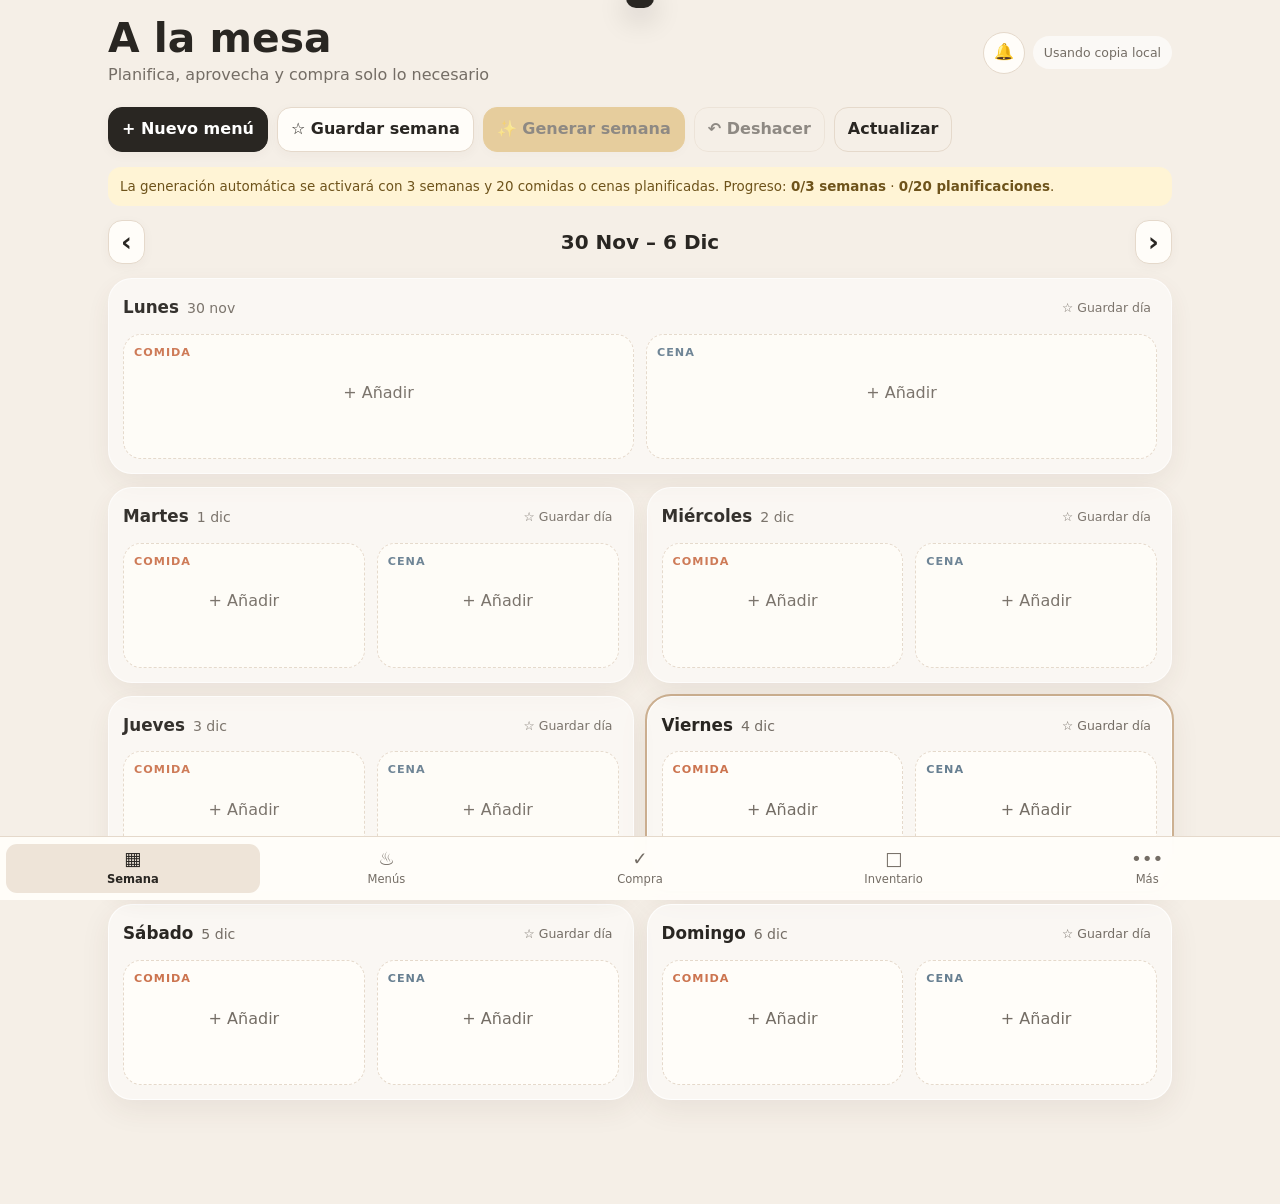
<file: index.html>
<!doctype html>
<html lang="es">
<head>
  <meta charset="utf-8">
  <meta name="viewport" content="width=device-width,initial-scale=1,viewport-fit=cover">
  <meta name="theme-color" content="#f6efe5">
  <meta name="apple-mobile-web-app-capable" content="yes">
  <meta name="apple-mobile-web-app-status-bar-style" content="default">
  <meta name="apple-mobile-web-app-title" content="A la mesa">
  <link rel="manifest" href="manifest.webmanifest">
  <link rel="icon" type="image/png" sizes="32x32" href="favicon-32.png">
  <link rel="apple-touch-icon" sizes="180x180" href="apple-touch-icon.png">
  <link rel="stylesheet" href="styles.css">
  <title>A la mesa</title>
</head>
<body>
  <div id="toast" class="toast" role="status" aria-live="polite"></div>
  <div class="app-shell">
    <header class="app-header">
      <div class="brand"><h1>A la mesa</h1><p>Planifica, aprovecha y compra solo lo necesario</p></div>
      <div class="header-actions">
        <button id="alertsBtn" class="icon-btn alert-button" type="button" aria-label="Avisos">🔔<span id="alertCount" hidden>0</span></button>
        <span id="saveStatus" class="status">Guardado</span>
      </div>
    </header>

    <main>
      <section id="weekPanel" class="panel active">
        <div class="toolbar week-tools">
          <button id="addMenuBtn" class="btn primary" type="button">+ Nuevo menú</button>
          <button id="saveWeekTemplateBtn" class="btn" type="button">☆ Guardar semana</button>
          <button id="autoWeekBtn" class="btn accent" type="button">✨ Generar semana</button>
          <button id="undoBtn" class="btn ghost" type="button" disabled>↶ Deshacer</button>
          <button id="refreshBtn" class="btn ghost" type="button">Actualizar</button>
        </div>
        <div id="autoProgress" class="unlock-card" hidden></div>
        <div class="weeknav">
          <button id="prevWeek" class="btn arrow" type="button" aria-label="Semana anterior">‹</button>
          <h2 id="weekTitle"></h2>
          <button id="nextWeek" class="btn arrow" type="button" aria-label="Semana siguiente">›</button>
        </div>
        <div id="days" class="days"></div>
      </section>

      <section id="menusPanel" class="panel">
        <div class="section-title"><div><h2>Menús</h2><p>Tus platos, favoritos y etiquetas de variedad</p></div><button id="addMenuBtn2" class="btn primary" type="button">+ Añadir</button></div>
        <div id="menuLibrary" class="card-grid"></div>
      </section>

      <section id="shopPanel" class="panel">
        <div class="section-title"><div><h2>Compra</h2><p>Calculada con lo que ya tienes en casa</p></div><button id="clearCompletedBtn" class="btn" type="button">Ocultar completados</button></div>
        <form id="quickShopForm" class="quick-add">
          <input id="shopName" required placeholder="Añadir producto…" autocomplete="off">
          <input id="shopQuantity" type="number" min="0" step="0.01" placeholder="Cant.">
          <select id="shopUnit" aria-label="Unidad"><option value="">Unidad</option><option>ud</option><option>g</option><option>kg</option><option>ml</option><option>l</option><option>paquete</option></select>
          <button class="btn primary" type="submit">Añadir</button>
        </form>
        <div id="shopSummary" class="info-strip"></div>
        <div id="shopList" class="keep-list"></div>
      </section>

      <section id="inventoryPanel" class="panel">
        <div class="section-title"><div><h2>Inventario</h2><p>Nevera, congelador y despensa</p></div></div>
        <div class="segmented" id="inventoryTabs" role="tablist">
          <button class="active" data-location="fridge" type="button">Nevera</button>
          <button data-location="freezer" type="button">Congelador</button>
          <button data-location="pantry" type="button">Despensa</button>
          <button data-location="priority" type="button">Consumir primero</button>
        </div>
        <div class="toolbar">
          <button id="addInventoryBtn" class="btn primary" type="button">+ Añadir producto</button>
          <button id="scanInventoryBtn" class="btn" type="button">▣ Escanear código</button>
          <button id="tipsBtn" class="btn" type="button">Consejos</button>
        </div>
        <div id="inventorySummary" class="info-strip"></div>
        <div id="inventoryList" class="card-grid inventory-grid"></div>
      </section>

      <section id="morePanel" class="panel">
        <div class="section-title"><div><h2>Más</h2><p>Sobras, plantillas, avisos e historial</p></div><button id="settingsBtn" class="btn" type="button">Ajustes</button></div>
        <div class="subnav" id="moreTabs">
          <button class="active" data-more="leftovers" type="button">Sobras</button>
          <button data-more="templates" type="button">Plantillas</button>
          <button data-more="alerts" type="button">Avisos</button>
          <button data-more="history" type="button">Historial</button>
        </div>
        <div id="moreContent"></div>
      </section>
    </main>
  </div>

  <nav class="bottom-nav" aria-label="Navegación principal">
    <button class="active" data-panel="weekPanel" type="button"><span>▦</span>Semana</button>
    <button data-panel="menusPanel" type="button"><span>♨</span>Menús</button>
    <button data-panel="shopPanel" type="button"><span>✓</span>Compra</button>
    <button data-panel="inventoryPanel" type="button"><span>□</span>Inventario</button>
    <button data-panel="morePanel" type="button"><span>•••</span>Más</button>
  </nav>

  <dialog id="menuDialog"><form id="menuForm" class="modal">
    <div class="modal-head"><h2 id="menuDialogTitle">Nuevo menú</h2><button class="close" type="button" data-close="menuDialog">×</button></div>
    <input id="menuId" type="hidden">
    <div class="field"><label for="menuName">Nombre</label><input id="menuName" required placeholder="Ej. Albóndigas con arroz"></div>
    <div class="form-row"><div class="field"><label for="menuType">Tipo habitual</label><select id="menuType"><option value="both">Comida y cena</option><option value="meal">Solo comida</option><option value="dinner">Solo cena</option></select></div><div class="field"><label for="menuTime">Tiempo</label><input id="menuTime" placeholder="30 min"></div></div>
    <div class="field"><label>Ingredientes</label><div class="ingredient-entry"><input id="ingredientInput" placeholder="Producto"><input id="ingredientQuantity" type="number" min="0" step="0.01" placeholder="Cant."><select id="ingredientUnit"><option value="">Unidad</option><option>ud</option><option>g</option><option>kg</option><option>ml</option><option>l</option><option>paquete</option></select><button id="addIngredientBtn" class="btn" type="button">Añadir</button></div><div id="ingredientList" class="chips-list"></div></div>
    <div class="field"><label for="menuTags">Alimento principal</label><select id="menuTags" multiple size="4"><option value="pollo">Pollo</option><option value="pavo">Pavo</option><option value="vacuno">Vacuno</option><option value="cerdo">Cerdo</option><option value="pescado">Pescado</option><option value="marisco">Marisco</option><option value="huevo">Huevo</option><option value="legumbres">Legumbres</option><option value="pasta">Pasta</option><option value="arroz">Arroz</option><option value="verduras">Verduras</option></select><small>Sirve para no repetir el mismo tipo de alimento en días seguidos.</small></div>
    <div class="check-row"><label><input id="menuFavorite" type="checkbox"> Favorito</label><label><input id="menuNoSuggest" type="checkbox"> No sugerir automáticamente</label></div>
    <div class="field"><label for="menuNotes">Notas</label><textarea id="menuNotes" rows="3"></textarea></div>
    <div class="modal-actions"><button class="btn" type="button" data-close="menuDialog">Cancelar</button><button class="btn primary" type="submit">Guardar</button></div>
  </form></dialog>

  <dialog id="choiceDialog"><div class="modal"><div class="modal-head"><h2 id="choiceTitle">Elegir</h2><button class="close" type="button" data-close="choiceDialog">×</button></div><div id="choiceContent" class="choice-list"></div></div></dialog>

  <dialog id="inventoryDialog"><form id="inventoryForm" class="modal">
    <div class="modal-head"><h2 id="inventoryDialogTitle">Añadir producto</h2><button class="close" type="button" data-close="inventoryDialog">×</button></div>
    <input id="inventoryId" type="hidden"><input id="inventoryImage" type="hidden"><input id="inventoryAllergens" type="hidden">
    <div id="productPreview" class="product-preview"><img id="productPreviewImage" alt=""><div><strong id="productPreviewName"></strong><small id="productPreviewMeta"></small></div></div>
    <div class="field"><label for="inventoryName">Producto</label><input id="inventoryName" required placeholder="Ej. Pechuga de pollo"></div>
    <div class="form-row"><div class="field"><label for="inventoryBrand">Marca</label><input id="inventoryBrand"></div><div class="field"><label for="inventoryBarcode">Código</label><input id="inventoryBarcode" inputmode="numeric"></div></div>
    <div class="form-row"><div class="field"><label for="inventoryLocation">Dónde se guarda</label><select id="inventoryLocation"><option value="fridge">Nevera</option><option value="freezer">Congelador</option><option value="pantry">Despensa</option></select></div><div class="field"><label for="inventoryCategory">Categoría</label><select id="inventoryCategory"></select></div></div>
    <div class="form-row"><div class="field"><label for="inventoryQuantity">Cantidad</label><input id="inventoryQuantity" type="number" min="0.01" step="0.01" value="1" required></div><div class="field"><label for="inventoryUnit">Unidad</label><select id="inventoryUnit"><option value="ud">Unidades</option><option value="ración">Raciones</option><option value="paquete">Paquetes</option><option value="g">Gramos</option><option value="kg">Kilos</option><option value="ml">Mililitros</option><option value="l">Litros</option></select></div></div>
    <div class="form-row"><div class="field"><label for="inventoryStoredAt">Fecha de guardado</label><input id="inventoryStoredAt" type="date" required></div><div class="field"><label for="inventoryExpiry">Caducidad/consumo preferente</label><input id="inventoryExpiry" type="date"></div></div>
    <div class="form-row"><div class="field"><label for="inventoryOpenedAt">Fecha de apertura</label><input id="inventoryOpenedAt" type="date"></div><div id="qualityField" class="field"><label for="inventoryQualityDays">Calidad recomendada (días)</label><input id="inventoryQualityDays" type="number" min="1"></div></div>
    <div class="field"><label for="inventoryNotes">Notas</label><textarea id="inventoryNotes" rows="2"></textarea></div>
    <div id="categoryTip" class="tip-box"></div><div id="allergenWarning" class="warning-box" hidden></div>
    <div class="modal-actions"><button class="btn" type="button" data-close="inventoryDialog">Cancelar</button><button class="btn primary" type="submit">Guardar</button></div>
  </form></dialog>

  <dialog id="scannerDialog"><div class="modal"><div class="modal-head"><h2>Escanear producto</h2><button class="close" type="button" id="closeScannerBtn">×</button></div><div id="reader" class="scanner"><video id="scannerVideo" playsinline muted></video><div class="scan-line"></div></div><p id="scannerStatus" class="muted">Preparando la cámara…</p><div class="field"><label for="barcodeInput">También puedes escribir el código</label><input id="barcodeInput" inputmode="numeric" autocomplete="off" placeholder="EAN-13"></div><div class="modal-actions"><button id="lookupBarcodeBtn" class="btn primary" type="button">Buscar producto</button></div></div></dialog>

  <dialog id="placementDialog"><form id="placementForm" class="modal">
    <div class="modal-head"><h2 id="placementTitle">Añadir a la semana</h2><button class="close" type="button" data-close="placementDialog">×</button></div>
    <input id="placementItemId" type="hidden"><div class="field"><label for="placementDate">Día</label><input id="placementDate" type="date" required></div><div class="field"><label for="placementSlot">Momento</label><select id="placementSlot"><option value="meal">Comida</option><option value="dinner">Cena</option></select></div><div class="field"><label for="placementQuantity">Cantidad reservada</label><input id="placementQuantity" type="number" min="0.01" step="0.01" required></div><p id="placementAvailable" class="info-strip"></p><div class="modal-actions"><button class="btn" type="button" data-close="placementDialog">Cancelar</button><button class="btn primary" type="submit">Reservar</button></div>
  </form></dialog>

  <dialog id="consumeDialog"><form id="consumeForm" class="modal">
    <div class="modal-head"><h2>Confirmar consumo</h2><button class="close" type="button" data-close="consumeDialog">×</button></div><input id="consumePlanKey" type="hidden"><input id="consumePlanId" type="hidden"><p id="consumeDescription"></p><div class="field"><label for="consumeQuantity">Cantidad realmente consumida</label><input id="consumeQuantity" type="number" min="0" step="0.01"></div><p class="muted">Escribe 0 si finalmente no se consumió. La cantidad no utilizada seguirá en el inventario.</p><div class="modal-actions"><button id="reprogramBtn" class="btn" type="button">Reprogramar</button><button class="btn primary" type="submit">Confirmar</button></div>
  </form></dialog>

  <dialog id="templateDialog"><form id="templateForm" class="modal"><div class="modal-head"><h2 id="templateTitle">Guardar plantilla</h2><button class="close" type="button" data-close="templateDialog">×</button></div><input id="templateType" type="hidden"><input id="templateDate" type="hidden"><div class="field"><label for="templateName">Nombre</label><input id="templateName" required placeholder="Ej. Semana fácil"></div><div class="modal-actions"><button class="btn" type="button" data-close="templateDialog">Cancelar</button><button class="btn primary" type="submit">Guardar</button></div></form></dialog>

  <dialog id="autoDialog"><div class="modal wide-modal"><div class="modal-head"><div><h2>Propuesta de semana</h2><p>Bloquea lo que te guste y regenera el resto.</p></div><button class="close" type="button" data-close="autoDialog">×</button></div><div id="autoProposal" class="proposal"></div><div class="modal-actions wrap"><button id="regenerateBtn" class="btn" type="button">Regenerar sin cambiar bloqueados</button><button id="applyAutoAddBtn" class="btn" type="button">Añadir a lo existente</button><button id="applyAutoReplaceBtn" class="btn primary" type="button">Sustituir semana</button></div></div></dialog>

  <dialog id="settingsDialog"><form id="settingsForm" class="modal"><div class="modal-head"><h2>Ajustes</h2><button class="close" type="button" data-close="settingsDialog">×</button></div><div class="field"><label for="allergenTerms">Alergias o intolerancias</label><input id="allergenTerms" placeholder="Ej. gluten, leche, frutos secos"><small>Separa los términos con comas.</small></div><div class="field"><label for="reminderTime">Hora de los recordatorios</label><input id="reminderTime" type="time" value="20:00"></div><div class="check-column"><label><input id="notifyThaw" type="checkbox"> Avisar para pasar alimentos a la nevera</label><label><input id="notifyExpiry" type="checkbox"> Avisar de caducidades y plazos de congelación</label><label><input id="notifyConfirm" type="checkbox"> Recordar confirmar consumos</label></div><button id="notificationPermissionBtn" class="btn" type="button">Permitir notificaciones del dispositivo</button><div class="modal-actions"><button class="btn primary" type="submit">Guardar ajustes</button></div></form></dialog>

  <dialog id="tipsDialog"><div class="modal"><div class="modal-head"><h2>Consejos para conservar</h2><button class="close" type="button" data-close="tipsDialog">×</button></div><div id="tipsContent" class="tips-content"></div></div></dialog>

  <dialog id="alertsDialog"><div class="modal"><div class="modal-head"><h2>Avisos</h2><button class="close" type="button" data-close="alertsDialog">×</button></div><div id="alertsDialogContent"></div></div></dialog>

  <script src="vendor/html5-qrcode.min.js" defer></script>
  <script src="app.js" defer></script>
</body>
</html>
</file>
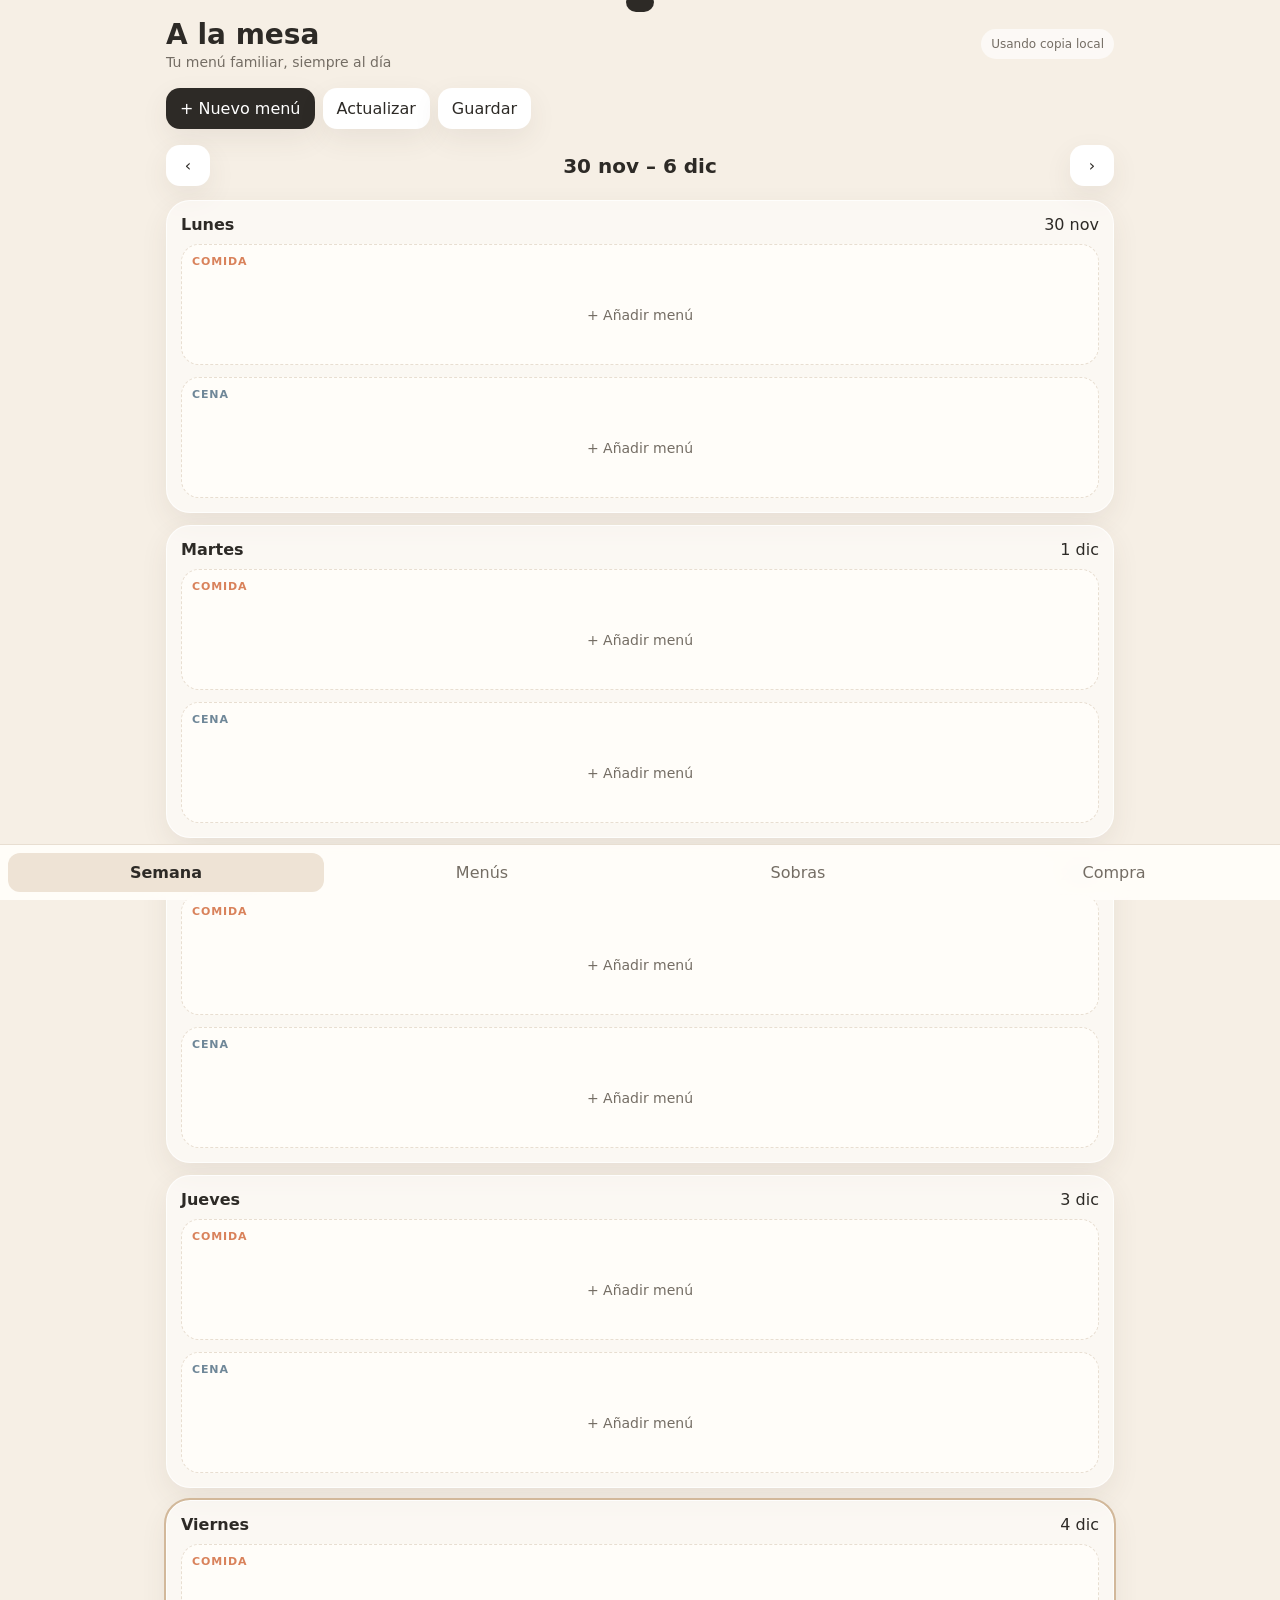
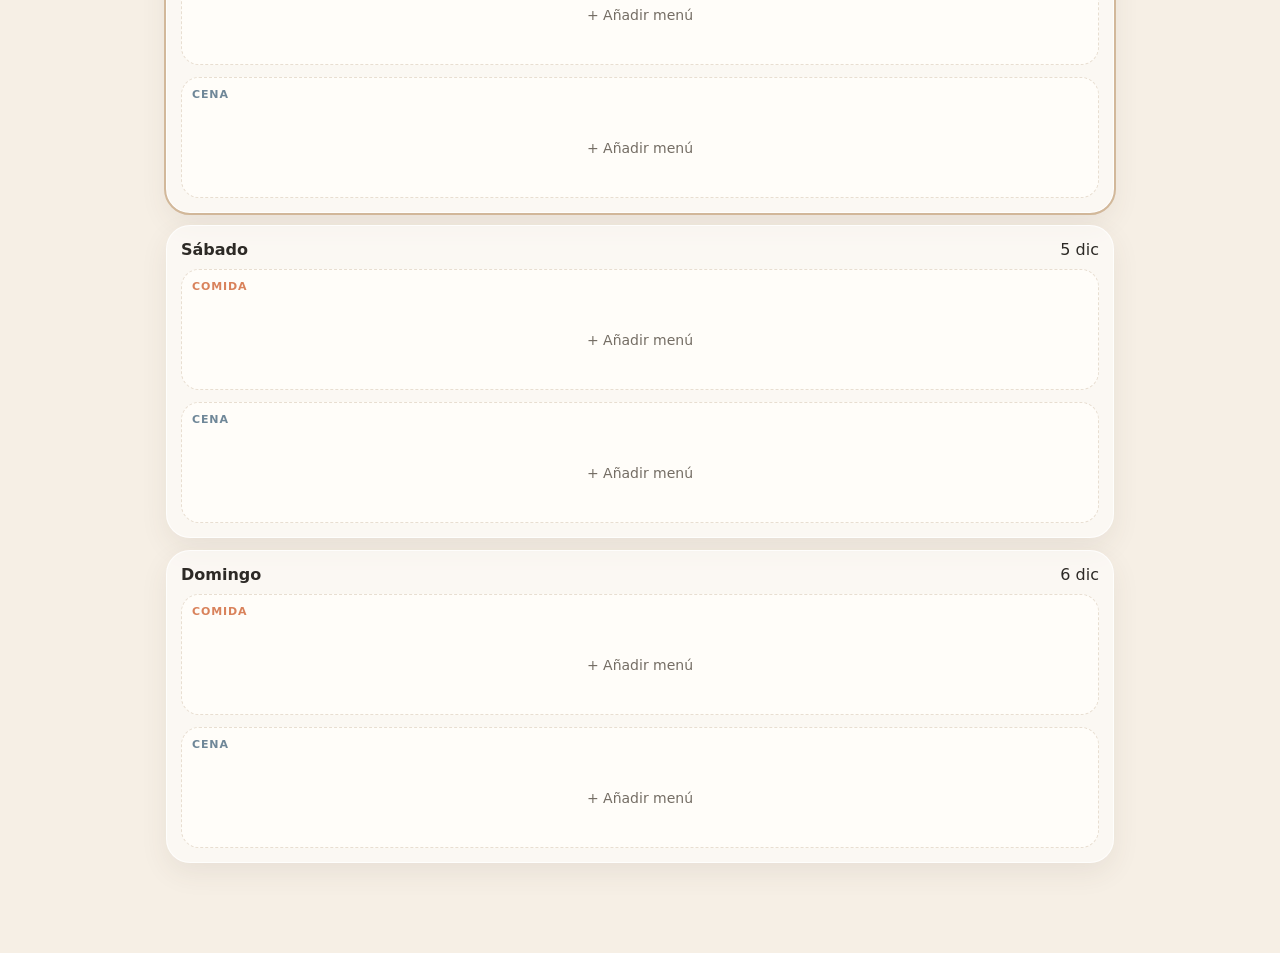
<file: a-la-mesa-formato-vertical.html>
<!doctype html>
<html lang="es">
<head>
  <meta charset="utf-8" />
  <meta name="viewport" content="width=device-width, initial-scale=1, viewport-fit=cover" />
  <meta name="theme-color" content="#f6efe5" />
  <link rel="icon" type="image/png" sizes="32x32" href="favicon-32.png" />
  <link rel="apple-touch-icon" sizes="180x180" href="apple-touch-icon.png" />
  <link rel="manifest" href="manifest.webmanifest" />
  <meta name="apple-mobile-web-app-capable" content="yes" />
  <meta name="apple-mobile-web-app-status-bar-style" content="default" />
  <meta name="apple-mobile-web-app-title" content="A la mesa" />
  <meta name="mobile-web-app-capable" content="yes" />
  <title>A la mesa</title>
  <style>
    :root{
      --bg:#f6efe5;--card:#fffdf9;--text:#2d2a26;--muted:#746d64;--line:#e8ded1;
      --meal:#d9825b;--dinner:#6f8798;--left:#e6b95a;--done:#6f9b79;--danger:#b95858;
      --shadow:0 10px 28px rgba(82,66,47,.08);--r:20px;
    }
    *{box-sizing:border-box} body{margin:0;font-family:Inter,ui-sans-serif,system-ui,-apple-system,Segoe UI,Roboto,sans-serif;background:var(--bg);color:var(--text)}
    button,input,select,textarea{font:inherit} button{cursor:pointer}
    .app{max-width:980px;margin:auto;min-height:100vh;padding:18px 16px 90px}
    header{display:flex;align-items:center;justify-content:space-between;gap:12px;margin-bottom:18px}
    .brand h1{margin:0;font-size:28px}.brand p{margin:3px 0 0;color:var(--muted);font-size:14px}
    .status{font-size:12px;color:var(--muted);background:rgba(255,255,255,.65);padding:8px 10px;border-radius:999px}
    .toolbar{display:flex;gap:8px;flex-wrap:wrap;margin-bottom:16px}
    .btn{border:0;border-radius:14px;padding:11px 14px;background:#fff;color:var(--text);box-shadow:var(--shadow)}
    .btn.primary{background:var(--text);color:#fff}.btn.soft{background:#efe5d8}.btn.danger{background:#f8e0e0;color:var(--danger)}
    .weeknav{display:grid;grid-template-columns:44px 1fr 44px;align-items:center;gap:8px;margin-bottom:14px}.weeknav h2{text-align:center;margin:0;font-size:20px}
    .days{display:grid;gap:12px}.day{background:rgba(255,255,255,.55);border:1px solid rgba(255,255,255,.75);border-radius:24px;padding:14px;box-shadow:var(--shadow)}
    .dayhead{display:flex;justify-content:space-between;align-items:center;margin-bottom:10px}.dayhead strong{text-transform:capitalize}.today{outline:2px solid #d2b89a}
    .slots{display:grid;grid-template-columns:1fr;gap:12px}.slot{min-height:118px;border:1px dashed var(--line);border-radius:18px;padding:10px;background:var(--card)}
    .slotlabel{font-size:11px;font-weight:800;letter-spacing:.08em;color:var(--muted);text-transform:uppercase;margin-bottom:8px}.slot.meal .slotlabel{color:var(--meal)}.slot.dinner .slotlabel{color:var(--dinner)}
    .menu-card{border-radius:15px;padding:10px;background:#fff;border:1px solid var(--line)}.menu-card.done{opacity:.65}.menu-card h3{margin:0 0 6px;font-size:18px}.meta{font-size:12px;color:var(--muted)}
    .tags{display:flex;gap:6px;flex-wrap:wrap;margin-top:8px}.tag{font-size:11px;border-radius:999px;padding:4px 7px;background:#f2ece4}.tag.done{background:#e1efe4;color:#3f6d48}.tag.left{background:#fff2c8;color:#745b16}
    .empty{display:flex;min-height:78px;align-items:center;justify-content:center;color:var(--muted);font-size:14px}
    .nav{position:fixed;left:0;right:0;bottom:0;background:rgba(255,253,249,.95);backdrop-filter:blur(12px);border-top:1px solid var(--line);display:grid;grid-template-columns:repeat(4,1fr);padding:8px max(8px,env(safe-area-inset-right)) calc(8px + env(safe-area-inset-bottom)) max(8px,env(safe-area-inset-left));z-index:20}
    .nav button{border:0;background:transparent;padding:10px 4px;color:var(--muted);border-radius:12px}.nav button.active{background:#eee3d5;color:var(--text);font-weight:700}
    .panel{display:none}.panel.active{display:block}.section-title{display:flex;justify-content:space-between;align-items:center;margin:8px 0 12px}.section-title h2{margin:0}
    .grid{display:grid;grid-template-columns:repeat(auto-fill,minmax(220px,1fr));gap:12px}.library-card{background:var(--card);border:1px solid var(--line);border-radius:18px;padding:14px;box-shadow:var(--shadow)}
    .library-card h3{margin:0 0 6px}.library-card .actions{display:flex;gap:6px;margin-top:12px}.small{padding:8px 10px;font-size:13px;box-shadow:none;border:1px solid var(--line)}
    .leftover{background:#fff9e9;border:1px solid #edd89c;border-radius:18px;padding:14px}.shop-item{display:flex;align-items:center;gap:10px;background:var(--card);padding:12px;border-radius:14px;border:1px solid var(--line)}
    .ingredient-entry{display:grid;grid-template-columns:1fr auto;gap:8px}.ingredient-list{display:grid;gap:7px;margin-top:8px}.ingredient-item{display:flex;align-items:center;gap:8px;background:#f7f1e9;border:1px solid var(--line);border-radius:12px;padding:8px 10px}.ingredient-item span{flex:1}.ingredient-item button{border:0;background:transparent;color:var(--danger);font-weight:800;font-size:18px;padding:0 4px}
    dialog{border:0;border-radius:22px;padding:0;max-width:520px;width:calc(100% - 28px);box-shadow:0 30px 80px rgba(0,0,0,.25)}dialog::backdrop{background:rgba(35,31,27,.45)}
    .modal{padding:18px}.modal h2{margin:0 0 14px}.form{display:grid;gap:12px}.field{display:grid;gap:6px}.field label{font-size:13px;font-weight:700}.field input,.field select,.field textarea{width:100%;border:1px solid var(--line);border-radius:12px;padding:11px;background:#fff}.row{display:grid;grid-template-columns:1fr 1fr;gap:10px}.modal-actions{display:flex;justify-content:flex-end;gap:8px;margin-top:16px}
    .toast{position:fixed;top:16px;left:50%;transform:translateX(-50%) translateY(-120%);background:#2d2a26;color:#fff;padding:10px 14px;border-radius:999px;transition:.25s;z-index:50}.toast.show{transform:translateX(-50%) translateY(0)}
    @media(max-width:900px){
      body{font-size:17px}
      .app{padding:14px 12px 104px;max-width:100%}
      header{align-items:flex-start;margin-bottom:16px}
      .brand h1{font-size:30px;line-height:1.1}
      .brand p{font-size:15px;margin-top:5px}
      .status{font-size:12px;padding:8px 10px;white-space:nowrap}
      .toolbar{display:grid;grid-template-columns:1fr 1fr;gap:10px}
      .toolbar .btn{width:100%;padding:13px 12px;font-size:16px}
      .toolbar .btn.primary{grid-column:1/-1}
      .weeknav{grid-template-columns:52px 1fr 52px;margin:10px 0 16px}
      .weeknav h2{font-size:21px}
      .weeknav .btn{padding:12px 8px;font-size:22px}
      .days{gap:14px}
      .day{padding:14px;border-radius:22px}
      .dayhead{font-size:17px;margin-bottom:12px}
      .slots{grid-template-columns:1fr;gap:12px}
      .slot{min-height:118px;padding:13px;border-radius:18px}
      .slotlabel{font-size:12px;margin-bottom:10px}
      .empty{min-height:78px;font-size:16px}
      .menu-card{padding:14px}
      .menu-card h3{font-size:18px}
      .meta{font-size:14px}
      .tag{font-size:12px;padding:5px 8px}
      .nav{padding-top:10px}
      .nav button{font-size:14px;padding:12px 4px}
      .section-title h2{font-size:27px}
      .grid{grid-template-columns:1fr}
      .library-card,.leftover,.shop-item{font-size:16px}
      .btn{font-size:16px}
      dialog{width:calc(100% - 20px)}
      .modal{padding:20px}
      .modal h2{font-size:25px}
      .row{grid-template-columns:1fr}
      .field label{font-size:15px}
      .field input,.field select,.field textarea{font-size:16px;padding:13px}
      .modal-actions{flex-wrap:wrap}
      .modal-actions .btn{flex:1;min-width:120px;padding:13px}
    }
    @media(max-width:430px){
      header{display:grid;grid-template-columns:1fr auto;gap:8px}
      .brand h1{font-size:28px}
      .brand p{font-size:14px}
      .status{font-size:11px;max-width:145px;white-space:normal;text-align:center}
      .toolbar{grid-template-columns:1fr 1fr}
      .toolbar .btn.primary{grid-column:1/-1}
      .day{padding:12px}
      .slot{min-height:112px}
    }
  </style>
</head>
<body>
<div class="toast" id="toast"></div>
<div class="app">
  <header><div class="brand"><h1>A la mesa</h1><p>Tu menú familiar, siempre al día</p></div><div class="status" id="saveStatus">Guardado</div></header>

  <section id="weekPanel" class="panel active">
    <div class="toolbar"><button class="btn primary" id="addMenuBtn">+ Nuevo menú</button><button class="btn" id="refreshBtn">Actualizar</button><button class="btn" id="saveBtn">Guardar</button></div>
    <div class="weeknav"><button class="btn" id="prevWeek">‹</button><h2 id="weekTitle"></h2><button class="btn" id="nextWeek">›</button></div>
    <div class="days" id="days"></div>
  </section>

  <section id="menusPanel" class="panel">
    <div class="section-title"><h2>Menús</h2><button class="btn primary" id="addMenuBtn2">+ Añadir</button></div>
    <div class="grid" id="menuLibrary"></div>
  </section>

  <section id="leftoversPanel" class="panel">
    <div class="section-title"><h2>Sobras</h2></div>
    <div class="grid" id="leftoversList"></div>
  </section>

  <section id="shopPanel" class="panel">
    <div class="section-title"><h2>Compra</h2><button class="btn" id="addShopBtn">+ Producto</button></div>
    <div class="grid" id="shopList"></div>
  </section>
</div>

<nav class="nav">
  <button class="active" data-panel="weekPanel">Semana</button><button data-panel="menusPanel">Menús</button><button data-panel="leftoversPanel">Sobras</button><button data-panel="shopPanel">Compra</button>
</nav>

<dialog id="menuDialog"><form method="dialog" class="modal" id="menuForm"><h2 id="menuDialogTitle">Nuevo menú</h2><div class="form">
  <input type="hidden" id="menuId"><div class="field"><label>Nombre</label><input id="menuName" required placeholder="Ej. Albóndigas con arroz"></div>
  <div class="row"><div class="field"><label>Tipo</label><select id="menuType"><option value="both">Comida y cena</option><option value="meal">Solo comida</option><option value="dinner">Solo cena</option></select></div><div class="field"><label>Tiempo</label><input id="menuTime" placeholder="30 min"></div></div>
  <div class="field"><label>Ingredientes</label><div class="ingredient-entry"><input id="ingredientInput" placeholder="Ej. Tomates"><button class="btn soft" type="button" id="addIngredientBtn">Añadir</button></div><div class="ingredient-list" id="ingredientList"></div></div>
  <div class="field"><label>Notas</label><textarea id="menuNotes" rows="3" placeholder="Acompañamiento, preparación, observaciones..."></textarea></div>
</div><div class="modal-actions"><button class="btn" type="button" id="cancelMenuBtn">Cancelar</button><button class="btn primary" id="menuSubmit" type="submit">Guardar</button></div></form></dialog>

<dialog id="slotDialog"><div class="modal"><h2>Elegir menú</h2><div id="slotChoices" class="grid"></div><div class="modal-actions"><button class="btn" onclick="slotDialog.close()">Cancelar</button></div></div></dialog>
<dialog id="actionDialog"><div class="modal"><h2 id="actionTitle">Menú</h2><div class="form" id="actionButtons"></div><div class="modal-actions"><button class="btn" onclick="actionDialog.close()">Cerrar</button></div></div></dialog>
<dialog id="leftoverDialog"><form method="dialog" class="modal" id="leftoverForm"><h2>Registrar sobras</h2><div class="form"><div class="field"><label>Raciones</label><input id="leftoverServings" type="number" min="1" value="1"></div><div class="field"><label>Consumir antes de</label><input id="leftoverUntil" type="date"></div></div><div class="modal-actions"><button class="btn" value="cancel">Cancelar</button><button class="btn primary" value="default">Guardar</button></div></form></dialog>
<dialog id="shopDialog"><form method="dialog" class="modal" id="shopForm"><h2>Añadir producto</h2><div class="field"><label>Producto</label><input id="shopName" required placeholder="Ej. Tomates"></div><div class="modal-actions"><button class="btn" value="cancel">Cancelar</button><button class="btn primary" value="default">Añadir</button></div></form></dialog>

<script>
const $=s=>document.querySelector(s), $$=s=>[...document.querySelectorAll(s)];
const KEY='a-la-mesa-v1';
const API_URL='https://script.google.com/macros/s/AKfycbyLr8kf7iwpyHsPXoQXEPdpQIgH9kmzyvTfFfL885MiIxXoIx4JhddlDiwWLzibndZHHQ/exec';
let remoteSaveTimer=null;
const defaultState={menus:[
{id:crypto.randomUUID(),name:'Pizza casera',type:'dinner',time:'45 min',notes:'Viernes noche'},
{id:crypto.randomUUID(),name:'Quiche de verduras',type:'both',time:'50 min',notes:''},
{id:crypto.randomUUID(),name:'Albóndigas de pollo con arroz',type:'meal',time:'40 min',notes:''}
],plans:{},leftovers:[],shop:[],weekOffset:0,updatedAt:Date.now()};
let state=load(); let selectedSlot=null, selectedPlan=null, selectedLeftoverSource=null; let draftIngredients=[];
state.menus=state.menus.map(m=>({...m,ingredients:Array.isArray(m.ingredients)?m.ingredients:[]}));
state.shop=Array.isArray(state.shop)?state.shop:[];
state.shopDismissed=Array.isArray(state.shopDismissed)?state.shopDismissed:[];
state.shop=state.shop.filter(i=>i.source!=='menu'&&i.source!=='auto');
function load(){try{return JSON.parse(localStorage.getItem(KEY))||structuredClone(defaultState)}catch{return structuredClone(defaultState)}}
function normalizeState(data){
 const next={...structuredClone(defaultState),...(data||{})};
 next.menus=Array.isArray(next.menus)?next.menus:[];
 next.plans=next.plans&&typeof next.plans==='object'?next.plans:{};
 next.leftovers=Array.isArray(next.leftovers)?next.leftovers:[];
 next.shop=Array.isArray(next.shop)?next.shop:[];
 next.shopDismissed=Array.isArray(next.shopDismissed)?next.shopDismissed:[];
 next.menus=next.menus.map(m=>({...m,ingredients:Array.isArray(m.ingredients)?m.ingredients:[]}));
 return next;
}
function persist(msg='Guardado',sync=true){
 state.updatedAt=Date.now();
 localStorage.setItem(KEY,JSON.stringify(state));
 $('#saveStatus').textContent=sync?'Guardando…':msg;
 if(sync){
  clearTimeout(remoteSaveTimer);
  remoteSaveTimer=setTimeout(()=>saveRemote(msg),450);
 }else toast(msg);
}
async function saveRemote(msg='Guardado en todos los dispositivos'){
 clearTimeout(remoteSaveTimer);
 $('#saveStatus').textContent='Guardando online…';
 try{
  const response=await fetch(API_URL,{method:'POST',headers:{'Content-Type':'text/plain;charset=utf-8'},body:JSON.stringify({data:state})});
  if(!response.ok)throw new Error('HTTP '+response.status);
  const result=await response.json();
  if(!result.ok)throw new Error(result.error||'No se pudo guardar');
  if(result.updatedAt)state.updatedAt=result.updatedAt;
  localStorage.setItem(KEY,JSON.stringify(state));
  $('#saveStatus').textContent='Guardado online';
  toast(msg);
 }catch(error){
  console.error(error);
  $('#saveStatus').textContent='Guardado solo en este dispositivo';
  toast('Sin conexión: se guardó una copia local');
 }
}
async function loadRemote(showMessage=true){
 $('#saveStatus').textContent='Actualizando…';
 try{
  const response=await fetch(API_URL+'?t='+Date.now(),{cache:'no-store'});
  if(!response.ok)throw new Error('HTTP '+response.status);
  const result=await response.json();
  if(!result.ok)throw new Error(result.error||'No se pudieron cargar los datos');
  const online=normalizeState(result.data);
  const localUpdated=Number(state.updatedAt||0), onlineUpdated=Number(online.updatedAt||0);
  if(onlineUpdated>0 || localUpdated===0){state=online;localStorage.setItem(KEY,JSON.stringify(state));}
  $('#saveStatus').textContent='Datos compartidos al día';
  renderAll();
  if(showMessage)toast('Datos actualizados desde Google');
 }catch(error){
  console.error(error);
  $('#saveStatus').textContent='Usando copia local';
  renderAll();
  if(showMessage)toast('No se pudo conectar con Google');
 }
}
function toast(t){const el=$('#toast');el.textContent=t;el.classList.add('show');setTimeout(()=>el.classList.remove('show'),1700)}
function mondayOf(offset=0){const d=new Date();d.setHours(12,0,0,0);const day=(d.getDay()+6)%7;d.setDate(d.getDate()-day+offset*7);return d}
function keyFor(date,slot){return date.toISOString().slice(0,10)+'_'+slot}
function fmtDate(d){return d.toLocaleDateString('es-ES',{day:'numeric',month:'short'})}
function normalizeIngredient(name){return name.trim().toLocaleLowerCase('es-ES')}
function currentWeekPlanEntries(){
 const start=mondayOf(state.weekOffset),end=new Date(start);end.setDate(end.getDate()+7);
 return Object.entries(state.plans).filter(([k])=>{const datePart=k.slice(0,10);const d=new Date(datePart+'T12:00:00');return d>=start&&d<end});
}
function automaticShoppingItems(){
 const grouped=new Map();
 currentWeekPlanEntries().forEach(([,plan])=>{
  const menu=state.menus.find(m=>m.id===plan.menuId);if(!menu)return;
  (menu.ingredients||[]).forEach(name=>{
   const key=normalizeIngredient(name);if(!key)return;
   if(!grouped.has(key))grouped.set(key,{name,count:0,menus:new Set()});
   const item=grouped.get(key);item.count++;item.menus.add(menu.name);
  });
 });
 return [...grouped.entries()].filter(([key])=>!state.shopDismissed.includes(key)).map(([key,item])=>({id:'auto:'+key,key,name:item.name,count:item.count,menus:[...item.menus],source:'auto',done:false}));
}
function manualShoppingItems(){return state.shop.filter(i=>i.source!=='menu'&&i.source!=='auto')}
function cleanupDismissedIngredients(){
 const needed=new Set();
 currentWeekPlanEntries().forEach(([,plan])=>{const menu=state.menus.find(m=>m.id===plan.menuId);(menu?.ingredients||[]).forEach(name=>needed.add(normalizeIngredient(name)))});
 state.shopDismissed=state.shopDismissed.filter(key=>needed.has(key));
}
function renderAll(){cleanupDismissedIngredients();renderWeek();renderMenus();renderLeftovers();renderShop();}
function renderWeek(){const start=mondayOf(state.weekOffset);const end=new Date(start);end.setDate(end.getDate()+6);$('#weekTitle').textContent=`${fmtDate(start)} – ${fmtDate(end)}`;const wrap=$('#days');wrap.innerHTML='';
 for(let i=0;i<7;i++){const d=new Date(start);d.setDate(d.getDate()+i);const day=document.createElement('article');day.className='day'+(new Date().toDateString()===d.toDateString()?' today':'');day.innerHTML=`<div class="dayhead"><strong>${d.toLocaleDateString('es-ES',{weekday:'long'})}</strong><span>${fmtDate(d)}</span></div><div class="slots"><div class="slot meal" data-date="${d.toISOString()}" data-slot="meal"><div class="slotlabel">Comida</div>${slotHtml(d,'meal')}</div><div class="slot dinner" data-date="${d.toISOString()}" data-slot="dinner"><div class="slotlabel">Cena</div>${slotHtml(d,'dinner')}</div></div>`;wrap.appendChild(day)}
 $$('.slot').forEach(el=>el.addEventListener('click',e=>{if(e.target.closest('.menu-card')) return;openSlot(el.dataset.date,el.dataset.slot)}));
 $$('.menu-card').forEach(el=>el.addEventListener('click',()=>openActions(el.dataset.key)));
}
function slotHtml(date,slot){const k=keyFor(date,slot),p=state.plans[k];if(!p)return `<div class="empty">+ Añadir menú</div>`;const m=state.menus.find(x=>x.id===p.menuId);if(!m)return `<div class="empty">Menú no disponible</div>`;return `<div class="menu-card ${p.done?'done':''}" data-key="${k}"><h3>${m.name}</h3><div class="meta">${m.time||'Sin tiempo indicado'}</div><div class="tags">${p.done?'<span class="tag done">✓ Comido</span>':'<span class="tag">Previsto</span>'}${p.movedFrom?'<span class="tag">Movido</span>':''}${p.hasLeftovers?'<span class="tag left">Sobras</span>':''}</div></div>`}
function openSlot(dateIso,slot){selectedSlot={date:new Date(dateIso),slot};const choices=$('#slotChoices');choices.innerHTML='';state.menus.filter(m=>m.type==='both'||m.type===slot).forEach(m=>{const b=document.createElement('button');b.className='btn';b.textContent=m.name;b.onclick=()=>{state.plans[keyFor(selectedSlot.date,slot)]={menuId:m.id,done:false};persist();slotDialog.close();renderAll()};choices.appendChild(b)});if(!choices.children.length)choices.innerHTML='<p>No hay menús compatibles.</p>';slotDialog.showModal()}
function openActions(k){selectedPlan=k;const p=state.plans[k],m=state.menus.find(x=>x.id===p.menuId);$('#actionTitle').textContent=m.name;const box=$('#actionButtons');box.innerHTML='';
 const add=(t,fn,cls='btn')=>{const b=document.createElement('button');b.className=cls;b.textContent=t;b.onclick=fn;box.appendChild(b)};
 add(p.done?'Marcar como pendiente':'✓ Lo hemos comido',()=>{p.done=!p.done;persist();actionDialog.close();renderAll()},'btn primary');
 add('Hemos comido otro menú',()=>{actionDialog.close();const [date,slot]=k.split('_');openSwap(date,slot,p)});
 add('Registrar sobras',()=>{selectedLeftoverSource={k,menuId:p.menuId};$('#leftoverUntil').value=new Date(Date.now()+3*864e5).toISOString().slice(0,10);actionDialog.close();leftoverDialog.showModal()});
 add('Quitar de la semana',()=>{delete state.plans[k];persist();actionDialog.close();renderAll()},'btn danger');actionDialog.showModal()}
function openSwap(date,slot,current){selectedSlot={date:new Date(date+'T12:00:00'),slot};const choices=$('#slotChoices');choices.innerHTML='';state.menus.filter(m=>m.id!==current.menuId&&(m.type==='both'||m.type===slot)).forEach(m=>{const b=document.createElement('button');b.className='btn';b.textContent=m.name;b.onclick=()=>{const old=current.menuId;state.plans[date+'_'+slot]={menuId:m.id,done:true,movedFrom:false};const future=Object.entries(state.plans).find(([kk,v])=>kk!==date+'_'+slot&&v.menuId===m.id&&!v.done);if(future){future[1].menuId=old;future[1].movedFrom=date}else{state.plans[date+'_'+slot].replacedMenuId=old}persist('Semana reorganizada');slotDialog.close();renderAll()};choices.appendChild(b)});slotDialog.showModal()}
function renderMenus(){const el=$('#menuLibrary');el.innerHTML='';state.menus.forEach(m=>{const c=document.createElement('article');c.className='library-card';const ingredientText=(m.ingredients||[]).length?`<div class="meta" style="margin-top:8px">Ingredientes: ${m.ingredients.join(', ')}</div>`:'';c.innerHTML=`<h3>${m.name}</h3><div class="meta">${m.type==='both'?'Comida y cena':m.type==='meal'?'Comida':'Cena'} · ${m.time||'Sin tiempo'}</div>${ingredientText}<p>${m.notes||''}</p><div class="actions"><button class="btn small edit">Editar</button><button class="btn small danger delete">Eliminar</button></div>`;c.querySelector('.edit').onclick=()=>editMenu(m.id);c.querySelector('.delete').onclick=()=>{if(confirm('¿Eliminar este menú?')){state.menus=state.menus.filter(x=>x.id!==m.id);persist();renderAll()}};el.appendChild(c)});if(!state.menus.length)el.innerHTML='<p>No hay menús todavía.</p>'}
function renderLeftovers(){const el=$('#leftoversList');el.innerHTML='';state.leftovers.forEach(l=>{const m=state.menus.find(x=>x.id===l.menuId);const c=document.createElement('article');c.className='leftover';c.innerHTML=`<h3>Sobras de ${m?.name||'menú'}</h3><p>${l.servings} ración(es)</p><div class="meta">Consumir antes del ${new Date(l.until+'T12:00:00').toLocaleDateString('es-ES')}</div><div class="actions"><button class="btn small use">Colocar en semana</button><button class="btn small danger delete">Eliminar</button></div>`;c.querySelector('.use').onclick=()=>{selectedLeftoverSource={leftoverId:l.id,menuId:l.menuId};openLeftoverPlacement()};c.querySelector('.delete').onclick=()=>{state.leftovers=state.leftovers.filter(x=>x.id!==l.id);persist();renderAll()};el.appendChild(c)});if(!state.leftovers.length)el.innerHTML='<p>No hay sobras registradas.</p>'}
function openLeftoverPlacement(){const start=mondayOf(state.weekOffset),choices=$('#slotChoices');choices.innerHTML='';for(let i=0;i<7;i++){const d=new Date(start);d.setDate(d.getDate()+i);['meal','dinner'].forEach(slot=>{const b=document.createElement('button');b.className='btn';b.textContent=`${d.toLocaleDateString('es-ES',{weekday:'short',day:'numeric'})} · ${slot==='meal'?'Comida':'Cena'}`;b.onclick=()=>{state.plans[keyFor(d,slot)]={menuId:selectedLeftoverSource.menuId,done:false,fromLeftovers:true};state.leftovers=state.leftovers.filter(x=>x.id!==selectedLeftoverSource.leftoverId);persist('Sobras colocadas');slotDialog.close();renderAll()};choices.appendChild(b)})}slotDialog.showModal()}
function renderShop(){
 const el=$('#shopList');el.innerHTML='';
 const items=[...automaticShoppingItems(),...manualShoppingItems()];
 items.forEach(i=>{
  const c=document.createElement('label');c.className='shop-item';
  const detail=i.source==='auto'?(i.count>1?`<small class="meta">Necesario para ${i.count} menús</small>`:''):'';
  c.innerHTML=`<input type="checkbox" ${i.done?'checked':''}><span style="flex:1;${i.done?'text-decoration:line-through;opacity:.55':''}"><strong>${i.name}</strong>${detail}</span><button class="btn small danger" title="Quitar de la lista">×</button>`;
  const checkbox=c.querySelector('input');
  if(i.source==='auto'){
   checkbox.onchange=e=>{if(e.target.checked){const key=i.key;if(!state.shopDismissed.includes(key))state.shopDismissed.push(key);persist('Ingrediente marcado como disponible');renderShop()}else renderShop()};
   c.querySelector('button').onclick=e=>{e.preventDefault();if(!state.shopDismissed.includes(i.key))state.shopDismissed.push(i.key);persist('Ingrediente quitado de la compra');renderShop()};
  }else{
   checkbox.onchange=e=>{i.done=e.target.checked;persist();renderShop()};
   c.querySelector('button').onclick=e=>{e.preventDefault();state.shop=state.shop.filter(x=>x.id!==i.id);persist();renderShop()};
  }
  el.appendChild(c)
 });
 if(!items.length)el.innerHTML='<p>La lista de la compra está vacía. Añade menús con ingredientes a esta semana o incorpora un producto manualmente.</p>'
}
function renderIngredientDraft(){const el=$('#ingredientList');el.innerHTML='';draftIngredients.forEach((name,index)=>{const row=document.createElement('div');row.className='ingredient-item';row.innerHTML=`<span>${name}</span><button type="button" aria-label="Eliminar ingrediente">×</button>`;row.querySelector('button').onclick=()=>{draftIngredients.splice(index,1);renderIngredientDraft()};el.appendChild(row)})}
function addDraftIngredient(){const input=$('#ingredientInput'),name=input.value.trim();if(!name)return;const exists=draftIngredients.some(x=>x.localeCompare(name,'es',{sensitivity:'base'})===0);if(!exists)draftIngredients.push(name);input.value='';renderIngredientDraft();input.focus()}
function editMenu(id=null){const m=state.menus.find(x=>x.id===id);$('#menuDialogTitle').textContent=m?'Editar menú':'Nuevo menú';$('#menuId').value=m?.id||'';$('#menuName').value=m?.name||'';$('#menuType').value=m?.type||'both';$('#menuTime').value=m?.time||'';$('#menuNotes').value=m?.notes||'';$('#ingredientInput').value='';draftIngredients=[...(m?.ingredients||[])];renderIngredientDraft();menuDialog.showModal()}
$('#menuForm').addEventListener('submit',e=>{e.preventDefault();const id=$('#menuId').value;const data={id:id||crypto.randomUUID(),name:$('#menuName').value.trim(),type:$('#menuType').value,time:$('#menuTime').value.trim(),ingredients:[...draftIngredients],notes:$('#menuNotes').value.trim()};if(!data.name)return;const idx=state.menus.findIndex(x=>x.id===id);idx>=0?state.menus[idx]=data:state.menus.push(data);persist();menuDialog.close();renderAll()});
$('#addIngredientBtn').onclick=addDraftIngredient;$('#ingredientInput').addEventListener('keydown',e=>{if(e.key==='Enter'){e.preventDefault();addDraftIngredient()}});$('#cancelMenuBtn').onclick=()=>menuDialog.close();
$('#leftoverForm').addEventListener('submit',e=>{e.preventDefault();const servings=Number($('#leftoverServings').value)||1,until=$('#leftoverUntil').value;if(!until)return;state.leftovers.push({id:crypto.randomUUID(),menuId:selectedLeftoverSource.menuId,servings,until});state.plans[selectedLeftoverSource.k].hasLeftovers=true;persist('Sobras registradas');leftoverDialog.close();renderAll()});
$('#shopForm').addEventListener('submit',e=>{e.preventDefault();const name=$('#shopName').value.trim();if(!name)return;state.shop.push({id:crypto.randomUUID(),name,done:false,source:'manual'});$('#shopName').value='';persist();shopDialog.close();renderShop()});
$('#addMenuBtn').onclick=$('#addMenuBtn2').onclick=()=>editMenu();$('#addShopBtn').onclick=()=>shopDialog.showModal();$('#prevWeek').onclick=()=>{state.weekOffset--;persist();renderWeek()};$('#nextWeek').onclick=()=>{state.weekOffset++;persist();renderWeek()};$('#saveBtn').onclick=()=>saveRemote();$('#refreshBtn').onclick=()=>loadRemote(true);
$$('.nav button').forEach(b=>b.onclick=()=>{$$('.nav button').forEach(x=>x.classList.remove('active'));b.classList.add('active');$$('.panel').forEach(p=>p.classList.remove('active'));$('#'+b.dataset.panel).classList.add('active')});
window.addEventListener('beforeunload',()=>localStorage.setItem(KEY,JSON.stringify(state)));renderAll();loadRemote(false);
</script>
</body>
</html>
</file>
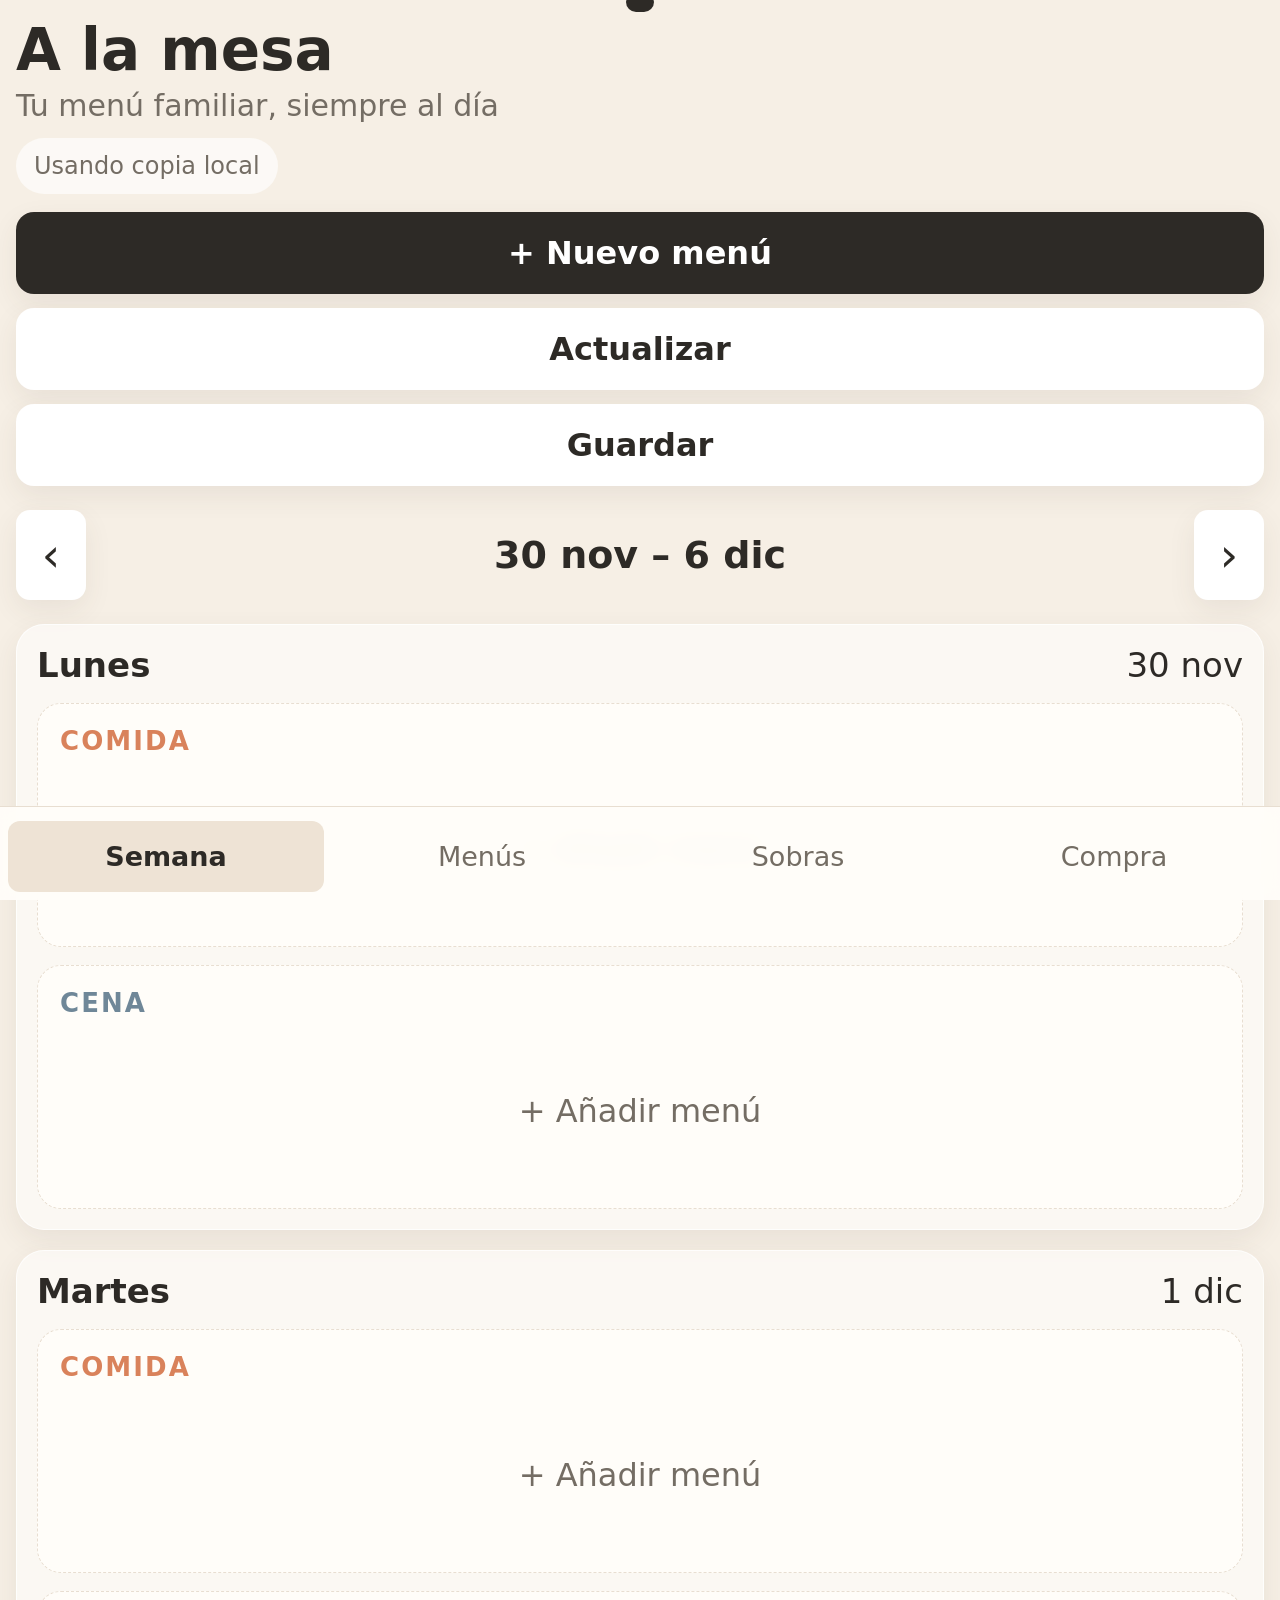
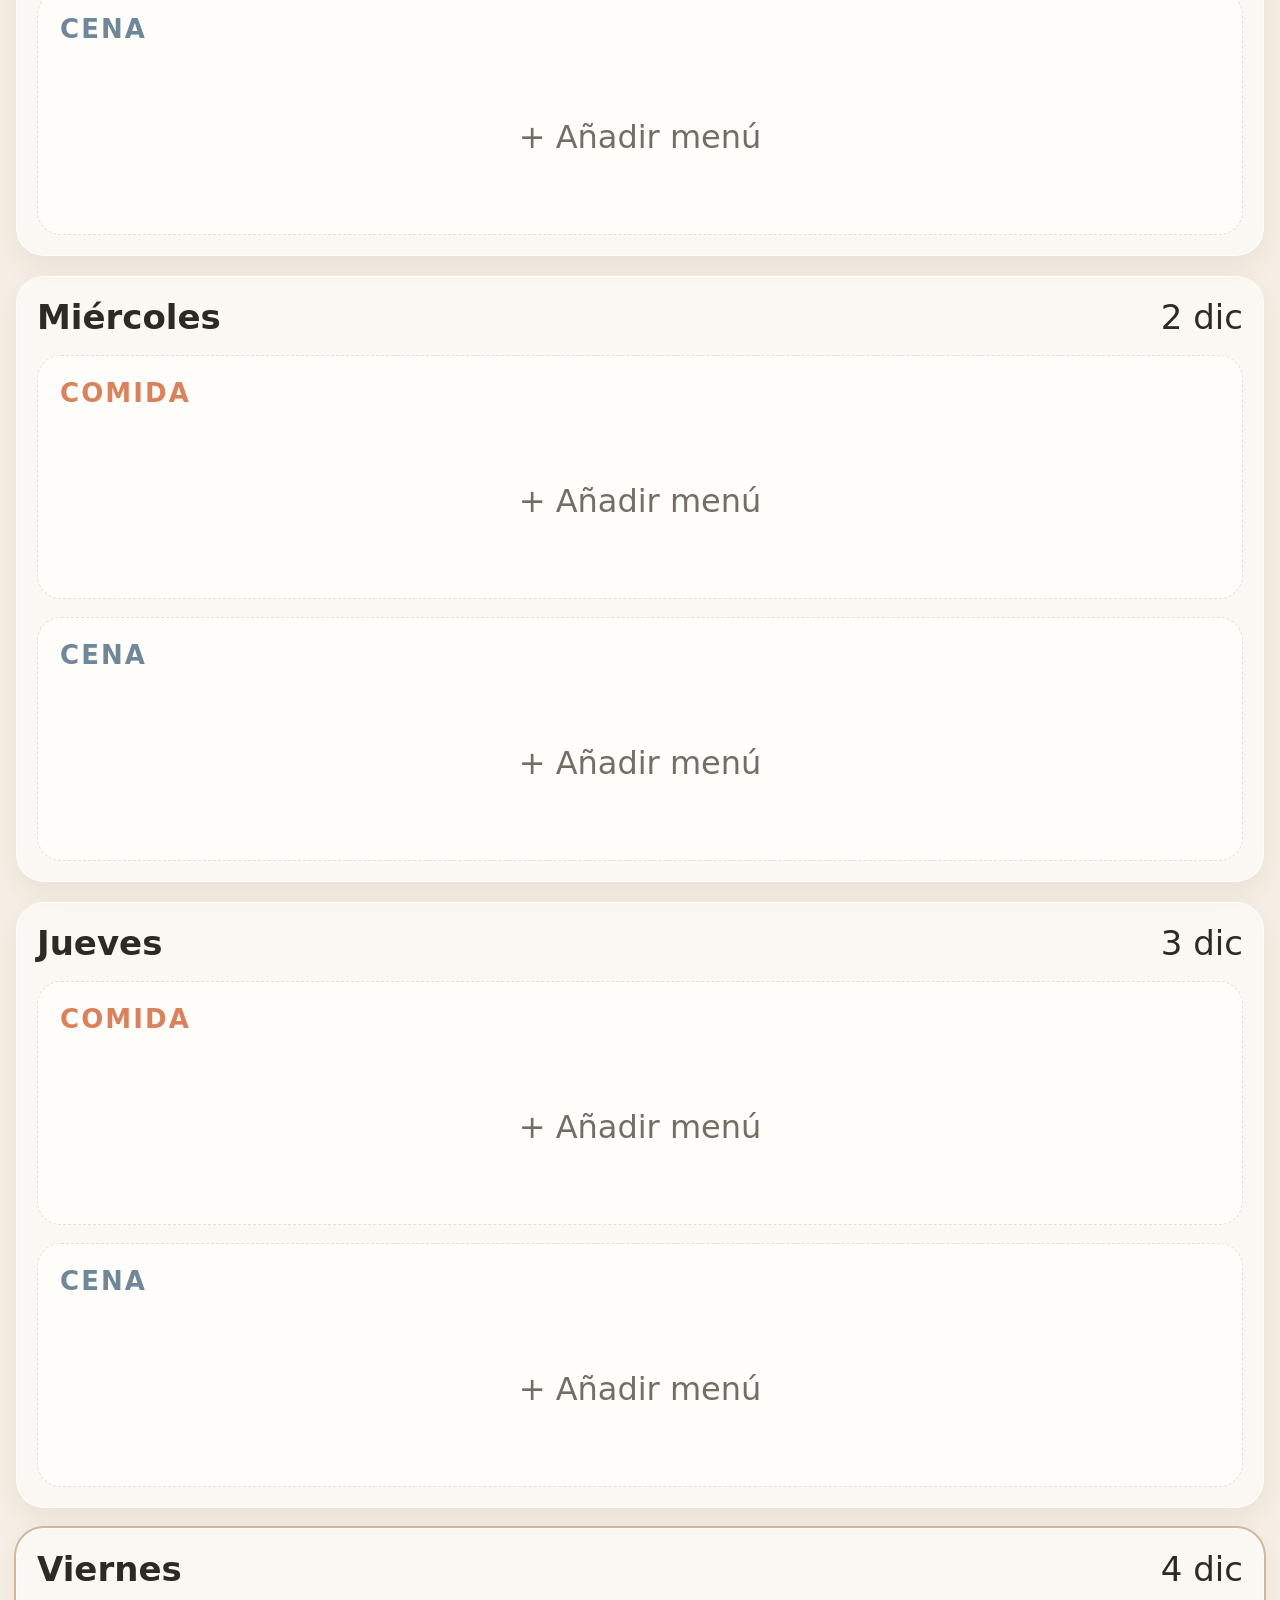
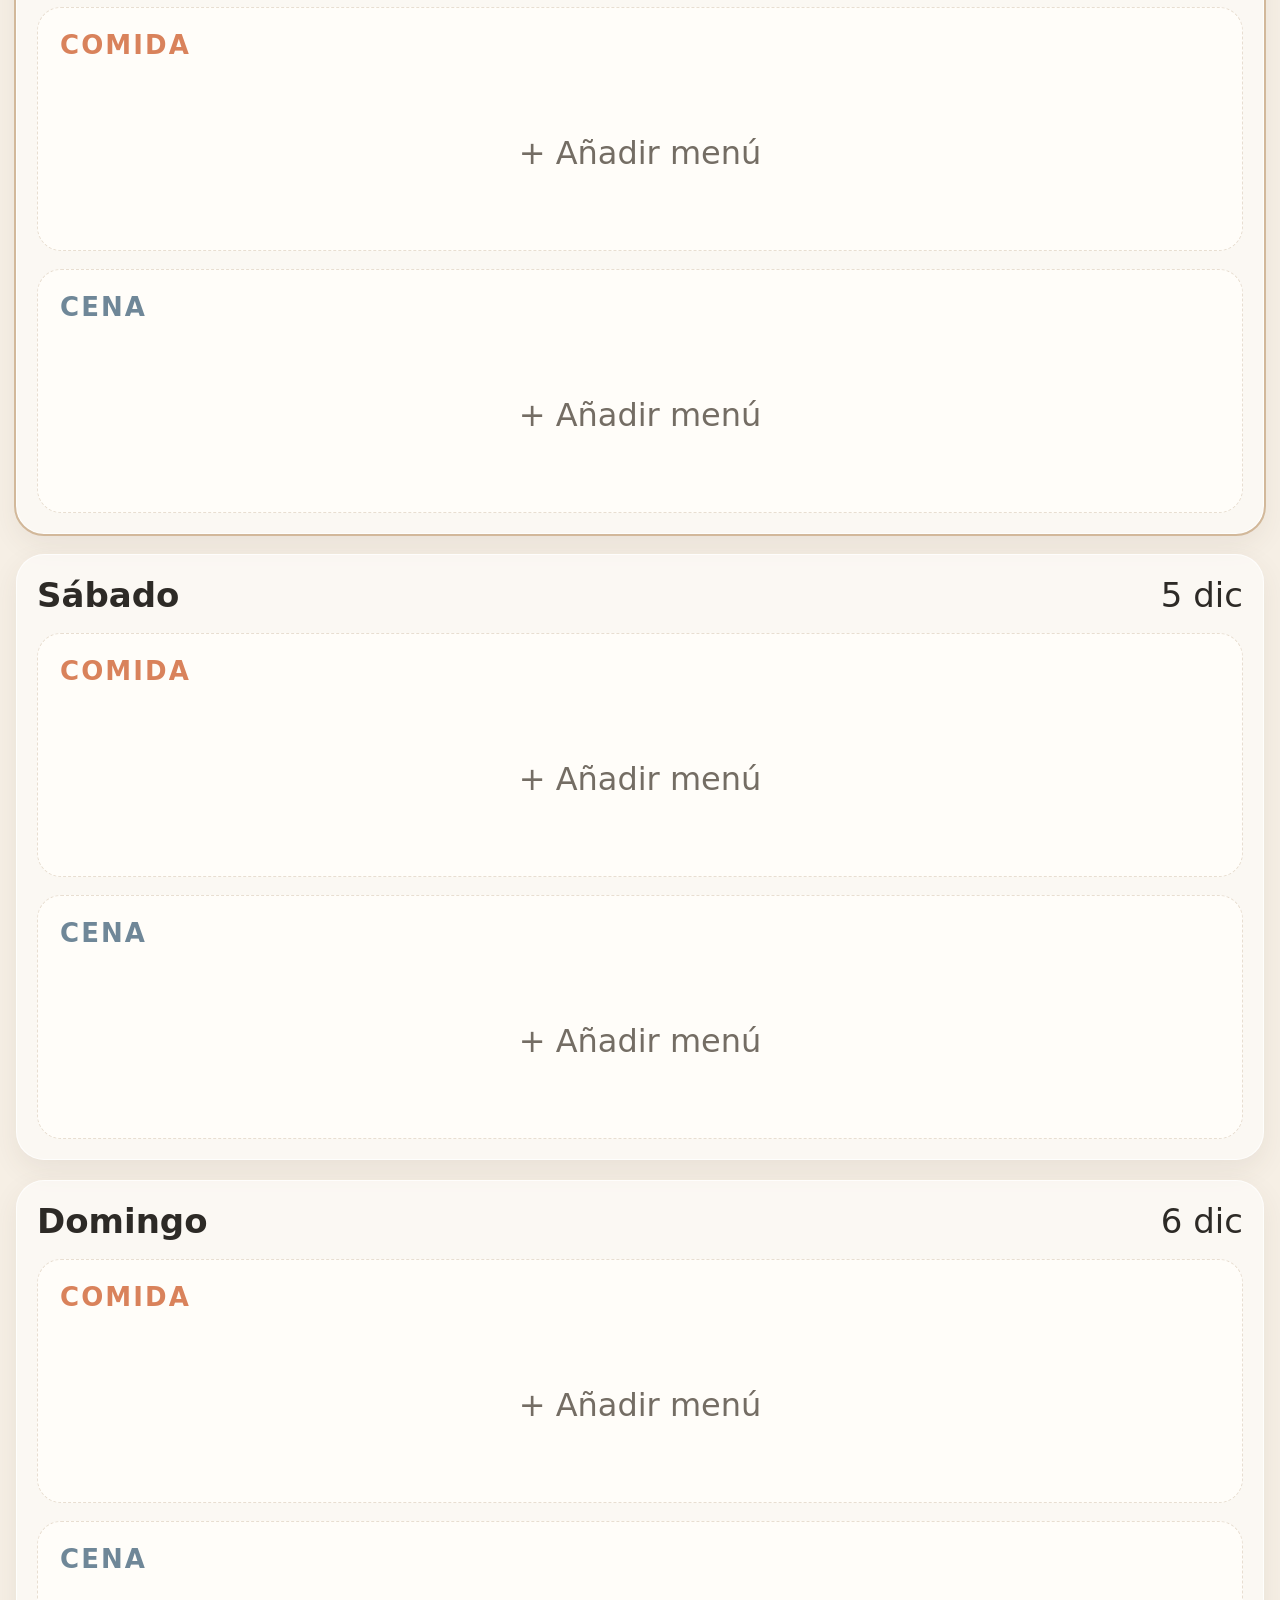
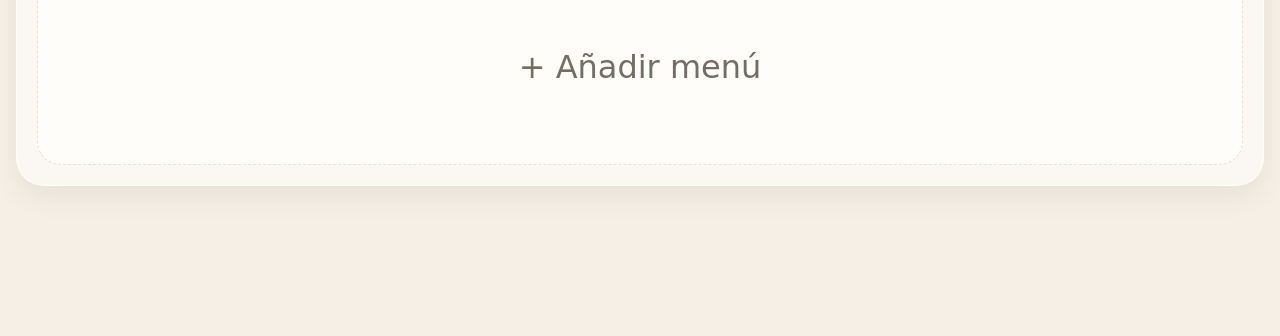
<file: a-la-mesa-letra-doble.html>
<!doctype html>
<html lang="es">
<head>
  <meta charset="utf-8" />
  <meta name="viewport" content="width=device-width, initial-scale=1, viewport-fit=cover" />
  <meta name="theme-color" content="#f6efe5" />
  <link rel="icon" type="image/png" sizes="32x32" href="favicon-32.png" />
  <link rel="apple-touch-icon" sizes="180x180" href="apple-touch-icon.png" />
  <link rel="manifest" href="manifest.webmanifest" />
  <meta name="apple-mobile-web-app-capable" content="yes" />
  <meta name="apple-mobile-web-app-status-bar-style" content="default" />
  <meta name="apple-mobile-web-app-title" content="A la mesa" />
  <meta name="mobile-web-app-capable" content="yes" />
  <title>A la mesa</title>
  <style>
    :root{
      --bg:#f6efe5;--card:#fffdf9;--text:#2d2a26;--muted:#746d64;--line:#e8ded1;
      --meal:#d9825b;--dinner:#6f8798;--left:#e6b95a;--done:#6f9b79;--danger:#b95858;
      --shadow:0 10px 28px rgba(82,66,47,.08);--r:20px;
    }
    *{box-sizing:border-box} body{margin:0;font-family:Inter,ui-sans-serif,system-ui,-apple-system,Segoe UI,Roboto,sans-serif;background:var(--bg);color:var(--text)}
    button,input,select,textarea{font:inherit} button{cursor:pointer}
    .app{max-width:980px;margin:auto;min-height:100vh;padding:18px 16px 90px}
    header{display:flex;align-items:center;justify-content:space-between;gap:12px;margin-bottom:18px}
    .brand h1{margin:0;font-size:28px}.brand p{margin:3px 0 0;color:var(--muted);font-size:14px}
    .status{font-size:12px;color:var(--muted);background:rgba(255,255,255,.65);padding:8px 10px;border-radius:999px}
    .toolbar{display:flex;gap:8px;flex-wrap:wrap;margin-bottom:16px}
    .btn{border:0;border-radius:14px;padding:11px 14px;background:#fff;color:var(--text);box-shadow:var(--shadow)}
    .btn.primary{background:var(--text);color:#fff}.btn.soft{background:#efe5d8}.btn.danger{background:#f8e0e0;color:var(--danger)}
    .weeknav{display:grid;grid-template-columns:44px 1fr 44px;align-items:center;gap:8px;margin-bottom:14px}.weeknav h2{text-align:center;margin:0;font-size:20px}
    .days{display:grid;gap:12px}.day{background:rgba(255,255,255,.55);border:1px solid rgba(255,255,255,.75);border-radius:24px;padding:14px;box-shadow:var(--shadow)}
    .dayhead{display:flex;justify-content:space-between;align-items:center;margin-bottom:10px}.dayhead strong{text-transform:capitalize}.today{outline:2px solid #d2b89a}
    .slots{display:grid;grid-template-columns:1fr;gap:12px}.slot{min-height:118px;border:1px dashed var(--line);border-radius:18px;padding:10px;background:var(--card)}
    .slotlabel{font-size:11px;font-weight:800;letter-spacing:.08em;color:var(--muted);text-transform:uppercase;margin-bottom:8px}.slot.meal .slotlabel{color:var(--meal)}.slot.dinner .slotlabel{color:var(--dinner)}
    .menu-card{border-radius:15px;padding:10px;background:#fff;border:1px solid var(--line)}.menu-card.done{opacity:.65}.menu-card h3{margin:0 0 6px;font-size:18px}.meta{font-size:12px;color:var(--muted)}
    .tags{display:flex;gap:6px;flex-wrap:wrap;margin-top:8px}.tag{font-size:11px;border-radius:999px;padding:4px 7px;background:#f2ece4}.tag.done{background:#e1efe4;color:#3f6d48}.tag.left{background:#fff2c8;color:#745b16}
    .empty{display:flex;min-height:78px;align-items:center;justify-content:center;color:var(--muted);font-size:14px}
    .nav{position:fixed;left:0;right:0;bottom:0;background:rgba(255,253,249,.95);backdrop-filter:blur(12px);border-top:1px solid var(--line);display:grid;grid-template-columns:repeat(4,1fr);padding:8px max(8px,env(safe-area-inset-right)) calc(8px + env(safe-area-inset-bottom)) max(8px,env(safe-area-inset-left));z-index:20}
    .nav button{border:0;background:transparent;padding:10px 4px;color:var(--muted);border-radius:12px}.nav button.active{background:#eee3d5;color:var(--text);font-weight:700}
    .panel{display:none}.panel.active{display:block}.section-title{display:flex;justify-content:space-between;align-items:center;margin:8px 0 12px}.section-title h2{margin:0}
    .grid{display:grid;grid-template-columns:repeat(auto-fill,minmax(220px,1fr));gap:12px}.library-card{background:var(--card);border:1px solid var(--line);border-radius:18px;padding:14px;box-shadow:var(--shadow)}
    .library-card h3{margin:0 0 6px}.library-card .actions{display:flex;gap:6px;margin-top:12px}.small{padding:8px 10px;font-size:13px;box-shadow:none;border:1px solid var(--line)}
    .leftover{background:#fff9e9;border:1px solid #edd89c;border-radius:18px;padding:14px}.shop-item{display:flex;align-items:center;gap:10px;background:var(--card);padding:12px;border-radius:14px;border:1px solid var(--line)}
    .ingredient-entry{display:grid;grid-template-columns:1fr auto;gap:8px}.ingredient-list{display:grid;gap:7px;margin-top:8px}.ingredient-item{display:flex;align-items:center;gap:8px;background:#f7f1e9;border:1px solid var(--line);border-radius:12px;padding:8px 10px}.ingredient-item span{flex:1}.ingredient-item button{border:0;background:transparent;color:var(--danger);font-weight:800;font-size:18px;padding:0 4px}
    dialog{border:0;border-radius:22px;padding:0;max-width:520px;width:calc(100% - 28px);box-shadow:0 30px 80px rgba(0,0,0,.25)}dialog::backdrop{background:rgba(35,31,27,.45)}
    .modal{padding:18px}.modal h2{margin:0 0 14px}.form{display:grid;gap:12px}.field{display:grid;gap:6px}.field label{font-size:13px;font-weight:700}.field input,.field select,.field textarea{width:100%;border:1px solid var(--line);border-radius:12px;padding:11px;background:#fff}.row{display:grid;grid-template-columns:1fr 1fr;gap:10px}.modal-actions{display:flex;justify-content:flex-end;gap:8px;margin-top:16px}
    .toast{position:fixed;top:16px;left:50%;transform:translateX(-50%) translateY(-120%);background:#2d2a26;color:#fff;padding:10px 14px;border-radius:999px;transition:.25s;z-index:50}.toast.show{transform:translateX(-50%) translateY(0)}

    html.small-device body{font-size:21px}
    html.small-device .app{padding:14px 12px 110px;max-width:100%}
    html.small-device header{align-items:flex-start;gap:10px}
    html.small-device .brand h1{font-size:36px;line-height:1.1}
    html.small-device .brand p{font-size:18px;margin-top:6px}
    html.small-device .status{font-size:15px;padding:10px 12px}
    html.small-device .toolbar{display:grid;grid-template-columns:1fr;gap:10px}
    html.small-device .toolbar .btn{width:100%;padding:16px 14px;font-size:20px;font-weight:700}
    html.small-device .weeknav{grid-template-columns:52px 1fr 52px;margin:18px 0}
    html.small-device .weeknav h2{font-size:26px}
    html.small-device .weeknav .btn{padding:14px 10px;font-size:28px}
    html.small-device .slots{grid-template-columns:1fr}
    html.small-device .day{padding:16px;border-radius:22px}
    html.small-device .dayhead{font-size:22px;margin-bottom:14px}
    html.small-device .slot{min-height:120px;padding:16px}
    html.small-device .slotlabel{font-size:16px;margin-bottom:12px}
    html.small-device .empty{min-height:88px;font-size:20px}
    html.small-device .menu-card h3{font-size:23px}
    html.small-device .meta{font-size:17px}
    html.small-device .nav button{font-size:18px;padding:15px 4px}
    html.small-device .btn{font-size:19px}
    html.small-device .section-title h2{font-size:32px}
    html.small-device .field label{font-size:18px}
    html.small-device .field input,html.small-device .field select,html.small-device .field textarea{font-size:19px;padding:15px}
    @media(max-width:900px), (max-device-width:900px){
      body{font-size:21px}
      .app{padding:14px 12px 104px;max-width:100%}
      header{align-items:flex-start;margin-bottom:16px}
      .brand h1{font-size:36px;line-height:1.1}
      .brand p{font-size:18px;margin-top:6px}
      .status{font-size:15px;padding:10px 12px;white-space:nowrap}
      .toolbar{display:grid;grid-template-columns:1fr 1fr;gap:10px}
      .toolbar .btn{width:100%;padding:16px 14px;font-size:19px;font-weight:650}
      .toolbar .btn.primary{grid-column:1/-1}
      .weeknav{grid-template-columns:52px 1fr 52px;margin:10px 0 16px}
      .weeknav h2{font-size:25px}
      .weeknav .btn{padding:14px 10px;font-size:28px}
      .days{gap:14px}
      .day{padding:14px;border-radius:22px}
      .dayhead{font-size:21px;margin-bottom:14px}
      .slots{grid-template-columns:1fr;gap:12px}
      .slot{min-height:118px;padding:13px;border-radius:18px}
      .slotlabel{font-size:15px;margin-bottom:12px}
      .empty{min-height:92px;font-size:19px}
      .menu-card{padding:14px}
      .menu-card h3{font-size:22px}
      .meta{font-size:17px}
      .tag{font-size:15px;padding:7px 10px}
      .nav{padding-top:10px}
      .nav button{font-size:17px;padding:14px 4px}
      .section-title h2{font-size:32px}
      .grid{grid-template-columns:1fr}
      .library-card,.leftover,.shop-item{font-size:19px}
      .btn{font-size:19px}
      dialog{width:calc(100% - 20px)}
      .modal{padding:20px}
      .modal h2{font-size:30px}
      .row{grid-template-columns:1fr}
      .field label{font-size:18px}
      .field input,.field select,.field textarea{font-size:19px;padding:15px}
      .modal-actions{flex-wrap:wrap}
      .modal-actions .btn{flex:1;min-width:120px;padding:13px}
    }
    @media(max-width:430px), (max-device-width:430px){
      header{display:grid;grid-template-columns:1fr auto;gap:8px}
      .brand h1{font-size:34px}
      .brand p{font-size:17px}
      .status{font-size:13px;max-width:170px;white-space:normal;text-align:center}
      .toolbar{grid-template-columns:1fr 1fr}
      .toolbar .btn.primary{grid-column:1/-1}
      .day{padding:12px}
      .slot{min-height:112px}
    }

    /* Tipografía móvil extragrande */
    html.small-device body{font-size:34px}
    html.small-device .app{padding:20px 16px 150px}
    html.small-device header{display:grid;grid-template-columns:1fr;gap:14px}
    html.small-device .brand h1{font-size:58px;line-height:1.05}
    html.small-device .brand p{font-size:30px;line-height:1.25}
    html.small-device .status{font-size:24px;padding:14px 18px;justify-self:start}
    html.small-device .toolbar{grid-template-columns:1fr;gap:14px}
    html.small-device .toolbar .btn{font-size:32px;padding:22px 18px;border-radius:18px}
    html.small-device .weeknav{grid-template-columns:70px 1fr 70px;gap:12px;margin:24px 0}
    html.small-device .weeknav h2{font-size:38px;line-height:1.15}
    html.small-device .weeknav .btn{font-size:46px;padding:18px 10px}
    html.small-device .days{gap:20px}
    html.small-device .day{padding:20px;border-radius:28px}
    html.small-device .dayhead{font-size:34px;margin-bottom:18px}
    html.small-device .slots{gap:18px}
    html.small-device .slot{min-height:210px;padding:22px;border-radius:24px}
    html.small-device .slotlabel{font-size:26px;margin-bottom:18px}
    html.small-device .empty{min-height:150px;font-size:32px}
    html.small-device .menu-card{padding:20px}
    html.small-device .menu-card h3{font-size:36px;line-height:1.15}
    html.small-device .meta{font-size:28px}
    html.small-device .tag{font-size:24px;padding:10px 14px}
    html.small-device .nav{padding-top:14px}
    html.small-device .nav button{font-size:27px;padding:20px 4px}
    html.small-device .section-title h2{font-size:48px}
    html.small-device .library-card,html.small-device .leftover,html.small-device .shop-item{font-size:30px;padding:20px}
    html.small-device .btn{font-size:30px;padding:18px 20px}
    html.small-device .small{font-size:26px;padding:14px 16px}
    html.small-device dialog{width:calc(100% - 16px);max-width:none}
    html.small-device .modal{padding:24px}
    html.small-device .modal h2{font-size:44px}
    html.small-device .field label{font-size:30px}
    html.small-device .field input,html.small-device .field select,html.small-device .field textarea{font-size:30px;padding:20px}
    html.small-device .ingredient-item{font-size:28px;padding:16px}
    html.small-device .ingredient-item button{font-size:34px}

    @media(max-width:900px), (max-device-width:900px){
      body{font-size:34px}
      .app{padding:20px 16px 150px}
      header{display:grid;grid-template-columns:1fr;gap:14px}
      .brand h1{font-size:58px;line-height:1.05}
      .brand p{font-size:30px;line-height:1.25}
      .status{font-size:24px;padding:14px 18px;justify-self:start;white-space:normal}
      .toolbar{grid-template-columns:1fr;gap:14px}
      .toolbar .btn,.toolbar .btn.primary{grid-column:auto;font-size:32px;padding:22px 18px;border-radius:18px}
      .weeknav{grid-template-columns:70px 1fr 70px;gap:12px;margin:24px 0}
      .weeknav h2{font-size:38px;line-height:1.15}
      .weeknav .btn{font-size:46px;padding:18px 10px}
      .days{gap:20px}
      .day{padding:20px;border-radius:28px}
      .dayhead{font-size:34px;margin-bottom:18px}
      .slots{gap:18px}
      .slot{min-height:210px;padding:22px;border-radius:24px}
      .slotlabel{font-size:26px;margin-bottom:18px}
      .empty{min-height:150px;font-size:32px}
      .menu-card{padding:20px}
      .menu-card h3{font-size:36px;line-height:1.15}
      .meta{font-size:28px}
      .tag{font-size:24px;padding:10px 14px}
      .nav{padding-top:14px}
      .nav button{font-size:27px;padding:20px 4px}
      .section-title h2{font-size:48px}
      .library-card,.leftover,.shop-item{font-size:30px;padding:20px}
      .btn{font-size:30px;padding:18px 20px}
      .small{font-size:26px;padding:14px 16px}
      dialog{width:calc(100% - 16px);max-width:none}
      .modal{padding:24px}
      .modal h2{font-size:44px}
      .field label{font-size:30px}
      .field input,.field select,.field textarea{font-size:30px;padding:20px}
      .ingredient-item{font-size:28px;padding:16px}
      .ingredient-item button{font-size:34px}
    }
  </style>
</head>
<body>
<div class="toast" id="toast"></div>
<div class="app">
  <header><div class="brand"><h1>A la mesa</h1><p>Tu menú familiar, siempre al día</p></div><div class="status" id="saveStatus">Guardado</div></header>

  <section id="weekPanel" class="panel active">
    <div class="toolbar"><button class="btn primary" id="addMenuBtn">+ Nuevo menú</button><button class="btn" id="refreshBtn">Actualizar</button><button class="btn" id="saveBtn">Guardar</button></div>
    <div class="weeknav"><button class="btn" id="prevWeek">‹</button><h2 id="weekTitle"></h2><button class="btn" id="nextWeek">›</button></div>
    <div class="days" id="days"></div>
  </section>

  <section id="menusPanel" class="panel">
    <div class="section-title"><h2>Menús</h2><button class="btn primary" id="addMenuBtn2">+ Añadir</button></div>
    <div class="grid" id="menuLibrary"></div>
  </section>

  <section id="leftoversPanel" class="panel">
    <div class="section-title"><h2>Sobras</h2></div>
    <div class="grid" id="leftoversList"></div>
  </section>

  <section id="shopPanel" class="panel">
    <div class="section-title"><h2>Compra</h2><button class="btn" id="addShopBtn">+ Producto</button></div>
    <div class="grid" id="shopList"></div>
  </section>
</div>

<nav class="nav">
  <button class="active" data-panel="weekPanel">Semana</button><button data-panel="menusPanel">Menús</button><button data-panel="leftoversPanel">Sobras</button><button data-panel="shopPanel">Compra</button>
</nav>

<dialog id="menuDialog"><form method="dialog" class="modal" id="menuForm"><h2 id="menuDialogTitle">Nuevo menú</h2><div class="form">
  <input type="hidden" id="menuId"><div class="field"><label>Nombre</label><input id="menuName" required placeholder="Ej. Albóndigas con arroz"></div>
  <div class="row"><div class="field"><label>Tipo</label><select id="menuType"><option value="both">Comida y cena</option><option value="meal">Solo comida</option><option value="dinner">Solo cena</option></select></div><div class="field"><label>Tiempo</label><input id="menuTime" placeholder="30 min"></div></div>
  <div class="field"><label>Ingredientes</label><div class="ingredient-entry"><input id="ingredientInput" placeholder="Ej. Tomates"><button class="btn soft" type="button" id="addIngredientBtn">Añadir</button></div><div class="ingredient-list" id="ingredientList"></div></div>
  <div class="field"><label>Notas</label><textarea id="menuNotes" rows="3" placeholder="Acompañamiento, preparación, observaciones..."></textarea></div>
</div><div class="modal-actions"><button class="btn" type="button" id="cancelMenuBtn">Cancelar</button><button class="btn primary" id="menuSubmit" type="submit">Guardar</button></div></form></dialog>

<dialog id="slotDialog"><div class="modal"><h2>Elegir menú</h2><div id="slotChoices" class="grid"></div><div class="modal-actions"><button class="btn" onclick="slotDialog.close()">Cancelar</button></div></div></dialog>
<dialog id="actionDialog"><div class="modal"><h2 id="actionTitle">Menú</h2><div class="form" id="actionButtons"></div><div class="modal-actions"><button class="btn" onclick="actionDialog.close()">Cerrar</button></div></div></dialog>
<dialog id="leftoverDialog"><form method="dialog" class="modal" id="leftoverForm"><h2>Registrar sobras</h2><div class="form"><div class="field"><label>Raciones</label><input id="leftoverServings" type="number" min="1" value="1"></div><div class="field"><label>Consumir antes de</label><input id="leftoverUntil" type="date"></div></div><div class="modal-actions"><button class="btn" value="cancel">Cancelar</button><button class="btn primary" value="default">Guardar</button></div></form></dialog>
<dialog id="shopDialog"><form method="dialog" class="modal" id="shopForm"><h2>Añadir producto</h2><div class="field"><label>Producto</label><input id="shopName" required placeholder="Ej. Tomates"></div><div class="modal-actions"><button class="btn" value="cancel">Cancelar</button><button class="btn primary" value="default">Añadir</button></div></form></dialog>

<script>
const $=s=>document.querySelector(s), $$=s=>[...document.querySelectorAll(s)];
const KEY='a-la-mesa-v1';
const API_URL='https://script.google.com/macros/s/AKfycbyLr8kf7iwpyHsPXoQXEPdpQIgH9kmzyvTfFfL885MiIxXoIx4JhddlDiwWLzibndZHHQ/exec';
let remoteSaveTimer=null;
const defaultState={menus:[
{id:crypto.randomUUID(),name:'Pizza casera',type:'dinner',time:'45 min',notes:'Viernes noche'},
{id:crypto.randomUUID(),name:'Quiche de verduras',type:'both',time:'50 min',notes:''},
{id:crypto.randomUUID(),name:'Albóndigas de pollo con arroz',type:'meal',time:'40 min',notes:''}
],plans:{},leftovers:[],shop:[],weekOffset:0,updatedAt:Date.now()};
let state=load(); let selectedSlot=null, selectedPlan=null, selectedLeftoverSource=null; let draftIngredients=[];
state.menus=state.menus.map(m=>({...m,ingredients:Array.isArray(m.ingredients)?m.ingredients:[]}));
state.shop=Array.isArray(state.shop)?state.shop:[];
state.shopDismissed=Array.isArray(state.shopDismissed)?state.shopDismissed:[];
state.shop=state.shop.filter(i=>i.source!=='menu'&&i.source!=='auto');
function load(){try{return JSON.parse(localStorage.getItem(KEY))||structuredClone(defaultState)}catch{return structuredClone(defaultState)}}
function normalizeState(data){
 const next={...structuredClone(defaultState),...(data||{})};
 next.menus=Array.isArray(next.menus)?next.menus:[];
 next.plans=next.plans&&typeof next.plans==='object'?next.plans:{};
 next.leftovers=Array.isArray(next.leftovers)?next.leftovers:[];
 next.shop=Array.isArray(next.shop)?next.shop:[];
 next.shopDismissed=Array.isArray(next.shopDismissed)?next.shopDismissed:[];
 next.menus=next.menus.map(m=>({...m,ingredients:Array.isArray(m.ingredients)?m.ingredients:[]}));
 return next;
}
function persist(msg='Guardado',sync=true){
 state.updatedAt=Date.now();
 localStorage.setItem(KEY,JSON.stringify(state));
 $('#saveStatus').textContent=sync?'Guardando…':msg;
 if(sync){
  clearTimeout(remoteSaveTimer);
  remoteSaveTimer=setTimeout(()=>saveRemote(msg),450);
 }else toast(msg);
}
async function saveRemote(msg='Guardado en todos los dispositivos'){
 clearTimeout(remoteSaveTimer);
 $('#saveStatus').textContent='Guardando online…';
 try{
  const response=await fetch(API_URL,{method:'POST',headers:{'Content-Type':'text/plain;charset=utf-8'},body:JSON.stringify({data:state})});
  if(!response.ok)throw new Error('HTTP '+response.status);
  const result=await response.json();
  if(!result.ok)throw new Error(result.error||'No se pudo guardar');
  if(result.updatedAt)state.updatedAt=result.updatedAt;
  localStorage.setItem(KEY,JSON.stringify(state));
  $('#saveStatus').textContent='Guardado online';
  toast(msg);
 }catch(error){
  console.error(error);
  $('#saveStatus').textContent='Guardado solo en este dispositivo';
  toast('Sin conexión: se guardó una copia local');
 }
}
async function loadRemote(showMessage=true){
 $('#saveStatus').textContent='Actualizando…';
 try{
  const response=await fetch(API_URL+'?t='+Date.now(),{cache:'no-store'});
  if(!response.ok)throw new Error('HTTP '+response.status);
  const result=await response.json();
  if(!result.ok)throw new Error(result.error||'No se pudieron cargar los datos');
  const online=normalizeState(result.data);
  const localUpdated=Number(state.updatedAt||0), onlineUpdated=Number(online.updatedAt||0);
  if(onlineUpdated>0 || localUpdated===0){state=online;localStorage.setItem(KEY,JSON.stringify(state));}
  $('#saveStatus').textContent='Datos compartidos al día';
  renderAll();
  if(showMessage)toast('Datos actualizados desde Google');
 }catch(error){
  console.error(error);
  $('#saveStatus').textContent='Usando copia local';
  renderAll();
  if(showMessage)toast('No se pudo conectar con Google');
 }
}
function toast(t){const el=$('#toast');el.textContent=t;el.classList.add('show');setTimeout(()=>el.classList.remove('show'),1700)}
function mondayOf(offset=0){const d=new Date();d.setHours(12,0,0,0);const day=(d.getDay()+6)%7;d.setDate(d.getDate()-day+offset*7);return d}
function keyFor(date,slot){return date.toISOString().slice(0,10)+'_'+slot}
function fmtDate(d){return d.toLocaleDateString('es-ES',{day:'numeric',month:'short'})}
function normalizeIngredient(name){return name.trim().toLocaleLowerCase('es-ES')}
function currentWeekPlanEntries(){
 const start=mondayOf(state.weekOffset),end=new Date(start);end.setDate(end.getDate()+7);
 return Object.entries(state.plans).filter(([k])=>{const datePart=k.slice(0,10);const d=new Date(datePart+'T12:00:00');return d>=start&&d<end});
}
function automaticShoppingItems(){
 const grouped=new Map();
 currentWeekPlanEntries().forEach(([,plan])=>{
  const menu=state.menus.find(m=>m.id===plan.menuId);if(!menu)return;
  (menu.ingredients||[]).forEach(name=>{
   const key=normalizeIngredient(name);if(!key)return;
   if(!grouped.has(key))grouped.set(key,{name,count:0,menus:new Set()});
   const item=grouped.get(key);item.count++;item.menus.add(menu.name);
  });
 });
 return [...grouped.entries()].filter(([key])=>!state.shopDismissed.includes(key)).map(([key,item])=>({id:'auto:'+key,key,name:item.name,count:item.count,menus:[...item.menus],source:'auto',done:false}));
}
function manualShoppingItems(){return state.shop.filter(i=>i.source!=='menu'&&i.source!=='auto')}
function cleanupDismissedIngredients(){
 const needed=new Set();
 currentWeekPlanEntries().forEach(([,plan])=>{const menu=state.menus.find(m=>m.id===plan.menuId);(menu?.ingredients||[]).forEach(name=>needed.add(normalizeIngredient(name)))});
 state.shopDismissed=state.shopDismissed.filter(key=>needed.has(key));
}
function renderAll(){cleanupDismissedIngredients();renderWeek();renderMenus();renderLeftovers();renderShop();}
function renderWeek(){const start=mondayOf(state.weekOffset);const end=new Date(start);end.setDate(end.getDate()+6);$('#weekTitle').textContent=`${fmtDate(start)} – ${fmtDate(end)}`;const wrap=$('#days');wrap.innerHTML='';
 for(let i=0;i<7;i++){const d=new Date(start);d.setDate(d.getDate()+i);const day=document.createElement('article');day.className='day'+(new Date().toDateString()===d.toDateString()?' today':'');day.innerHTML=`<div class="dayhead"><strong>${d.toLocaleDateString('es-ES',{weekday:'long'})}</strong><span>${fmtDate(d)}</span></div><div class="slots"><div class="slot meal" data-date="${d.toISOString()}" data-slot="meal"><div class="slotlabel">Comida</div>${slotHtml(d,'meal')}</div><div class="slot dinner" data-date="${d.toISOString()}" data-slot="dinner"><div class="slotlabel">Cena</div>${slotHtml(d,'dinner')}</div></div>`;wrap.appendChild(day)}
 $$('.slot').forEach(el=>el.addEventListener('click',e=>{if(e.target.closest('.menu-card')) return;openSlot(el.dataset.date,el.dataset.slot)}));
 $$('.menu-card').forEach(el=>el.addEventListener('click',()=>openActions(el.dataset.key)));
}
function slotHtml(date,slot){const k=keyFor(date,slot),p=state.plans[k];if(!p)return `<div class="empty">+ Añadir menú</div>`;const m=state.menus.find(x=>x.id===p.menuId);if(!m)return `<div class="empty">Menú no disponible</div>`;return `<div class="menu-card ${p.done?'done':''}" data-key="${k}"><h3>${m.name}</h3><div class="meta">${m.time||'Sin tiempo indicado'}</div><div class="tags">${p.done?'<span class="tag done">✓ Comido</span>':'<span class="tag">Previsto</span>'}${p.movedFrom?'<span class="tag">Movido</span>':''}${p.hasLeftovers?'<span class="tag left">Sobras</span>':''}</div></div>`}
function openSlot(dateIso,slot){selectedSlot={date:new Date(dateIso),slot};const choices=$('#slotChoices');choices.innerHTML='';state.menus.filter(m=>m.type==='both'||m.type===slot).forEach(m=>{const b=document.createElement('button');b.className='btn';b.textContent=m.name;b.onclick=()=>{state.plans[keyFor(selectedSlot.date,slot)]={menuId:m.id,done:false};persist();slotDialog.close();renderAll()};choices.appendChild(b)});if(!choices.children.length)choices.innerHTML='<p>No hay menús compatibles.</p>';slotDialog.showModal()}
function openActions(k){selectedPlan=k;const p=state.plans[k],m=state.menus.find(x=>x.id===p.menuId);$('#actionTitle').textContent=m.name;const box=$('#actionButtons');box.innerHTML='';
 const add=(t,fn,cls='btn')=>{const b=document.createElement('button');b.className=cls;b.textContent=t;b.onclick=fn;box.appendChild(b)};
 add(p.done?'Marcar como pendiente':'✓ Lo hemos comido',()=>{p.done=!p.done;persist();actionDialog.close();renderAll()},'btn primary');
 add('Hemos comido otro menú',()=>{actionDialog.close();const [date,slot]=k.split('_');openSwap(date,slot,p)});
 add('Registrar sobras',()=>{selectedLeftoverSource={k,menuId:p.menuId};$('#leftoverUntil').value=new Date(Date.now()+3*864e5).toISOString().slice(0,10);actionDialog.close();leftoverDialog.showModal()});
 add('Quitar de la semana',()=>{delete state.plans[k];persist();actionDialog.close();renderAll()},'btn danger');actionDialog.showModal()}
function openSwap(date,slot,current){selectedSlot={date:new Date(date+'T12:00:00'),slot};const choices=$('#slotChoices');choices.innerHTML='';state.menus.filter(m=>m.id!==current.menuId&&(m.type==='both'||m.type===slot)).forEach(m=>{const b=document.createElement('button');b.className='btn';b.textContent=m.name;b.onclick=()=>{const old=current.menuId;state.plans[date+'_'+slot]={menuId:m.id,done:true,movedFrom:false};const future=Object.entries(state.plans).find(([kk,v])=>kk!==date+'_'+slot&&v.menuId===m.id&&!v.done);if(future){future[1].menuId=old;future[1].movedFrom=date}else{state.plans[date+'_'+slot].replacedMenuId=old}persist('Semana reorganizada');slotDialog.close();renderAll()};choices.appendChild(b)});slotDialog.showModal()}
function renderMenus(){const el=$('#menuLibrary');el.innerHTML='';state.menus.forEach(m=>{const c=document.createElement('article');c.className='library-card';const ingredientText=(m.ingredients||[]).length?`<div class="meta" style="margin-top:8px">Ingredientes: ${m.ingredients.join(', ')}</div>`:'';c.innerHTML=`<h3>${m.name}</h3><div class="meta">${m.type==='both'?'Comida y cena':m.type==='meal'?'Comida':'Cena'} · ${m.time||'Sin tiempo'}</div>${ingredientText}<p>${m.notes||''}</p><div class="actions"><button class="btn small edit">Editar</button><button class="btn small danger delete">Eliminar</button></div>`;c.querySelector('.edit').onclick=()=>editMenu(m.id);c.querySelector('.delete').onclick=()=>{if(confirm('¿Eliminar este menú?')){state.menus=state.menus.filter(x=>x.id!==m.id);persist();renderAll()}};el.appendChild(c)});if(!state.menus.length)el.innerHTML='<p>No hay menús todavía.</p>'}
function renderLeftovers(){const el=$('#leftoversList');el.innerHTML='';state.leftovers.forEach(l=>{const m=state.menus.find(x=>x.id===l.menuId);const c=document.createElement('article');c.className='leftover';c.innerHTML=`<h3>Sobras de ${m?.name||'menú'}</h3><p>${l.servings} ración(es)</p><div class="meta">Consumir antes del ${new Date(l.until+'T12:00:00').toLocaleDateString('es-ES')}</div><div class="actions"><button class="btn small use">Colocar en semana</button><button class="btn small danger delete">Eliminar</button></div>`;c.querySelector('.use').onclick=()=>{selectedLeftoverSource={leftoverId:l.id,menuId:l.menuId};openLeftoverPlacement()};c.querySelector('.delete').onclick=()=>{state.leftovers=state.leftovers.filter(x=>x.id!==l.id);persist();renderAll()};el.appendChild(c)});if(!state.leftovers.length)el.innerHTML='<p>No hay sobras registradas.</p>'}
function openLeftoverPlacement(){const start=mondayOf(state.weekOffset),choices=$('#slotChoices');choices.innerHTML='';for(let i=0;i<7;i++){const d=new Date(start);d.setDate(d.getDate()+i);['meal','dinner'].forEach(slot=>{const b=document.createElement('button');b.className='btn';b.textContent=`${d.toLocaleDateString('es-ES',{weekday:'short',day:'numeric'})} · ${slot==='meal'?'Comida':'Cena'}`;b.onclick=()=>{state.plans[keyFor(d,slot)]={menuId:selectedLeftoverSource.menuId,done:false,fromLeftovers:true};state.leftovers=state.leftovers.filter(x=>x.id!==selectedLeftoverSource.leftoverId);persist('Sobras colocadas');slotDialog.close();renderAll()};choices.appendChild(b)})}slotDialog.showModal()}
function renderShop(){
 const el=$('#shopList');el.innerHTML='';
 const items=[...automaticShoppingItems(),...manualShoppingItems()];
 items.forEach(i=>{
  const c=document.createElement('label');c.className='shop-item';
  const detail=i.source==='auto'?(i.count>1?`<small class="meta">Necesario para ${i.count} menús</small>`:''):'';
  c.innerHTML=`<input type="checkbox" ${i.done?'checked':''}><span style="flex:1;${i.done?'text-decoration:line-through;opacity:.55':''}"><strong>${i.name}</strong>${detail}</span><button class="btn small danger" title="Quitar de la lista">×</button>`;
  const checkbox=c.querySelector('input');
  if(i.source==='auto'){
   checkbox.onchange=e=>{if(e.target.checked){const key=i.key;if(!state.shopDismissed.includes(key))state.shopDismissed.push(key);persist('Ingrediente marcado como disponible');renderShop()}else renderShop()};
   c.querySelector('button').onclick=e=>{e.preventDefault();if(!state.shopDismissed.includes(i.key))state.shopDismissed.push(i.key);persist('Ingrediente quitado de la compra');renderShop()};
  }else{
   checkbox.onchange=e=>{i.done=e.target.checked;persist();renderShop()};
   c.querySelector('button').onclick=e=>{e.preventDefault();state.shop=state.shop.filter(x=>x.id!==i.id);persist();renderShop()};
  }
  el.appendChild(c)
 });
 if(!items.length)el.innerHTML='<p>La lista de la compra está vacía. Añade menús con ingredientes a esta semana o incorpora un producto manualmente.</p>'
}
function renderIngredientDraft(){const el=$('#ingredientList');el.innerHTML='';draftIngredients.forEach((name,index)=>{const row=document.createElement('div');row.className='ingredient-item';row.innerHTML=`<span>${name}</span><button type="button" aria-label="Eliminar ingrediente">×</button>`;row.querySelector('button').onclick=()=>{draftIngredients.splice(index,1);renderIngredientDraft()};el.appendChild(row)})}
function addDraftIngredient(){const input=$('#ingredientInput'),name=input.value.trim();if(!name)return;const exists=draftIngredients.some(x=>x.localeCompare(name,'es',{sensitivity:'base'})===0);if(!exists)draftIngredients.push(name);input.value='';renderIngredientDraft();input.focus()}
function editMenu(id=null){const m=state.menus.find(x=>x.id===id);$('#menuDialogTitle').textContent=m?'Editar menú':'Nuevo menú';$('#menuId').value=m?.id||'';$('#menuName').value=m?.name||'';$('#menuType').value=m?.type||'both';$('#menuTime').value=m?.time||'';$('#menuNotes').value=m?.notes||'';$('#ingredientInput').value='';draftIngredients=[...(m?.ingredients||[])];renderIngredientDraft();menuDialog.showModal()}
$('#menuForm').addEventListener('submit',e=>{e.preventDefault();const id=$('#menuId').value;const data={id:id||crypto.randomUUID(),name:$('#menuName').value.trim(),type:$('#menuType').value,time:$('#menuTime').value.trim(),ingredients:[...draftIngredients],notes:$('#menuNotes').value.trim()};if(!data.name)return;const idx=state.menus.findIndex(x=>x.id===id);idx>=0?state.menus[idx]=data:state.menus.push(data);persist();menuDialog.close();renderAll()});
$('#addIngredientBtn').onclick=addDraftIngredient;$('#ingredientInput').addEventListener('keydown',e=>{if(e.key==='Enter'){e.preventDefault();addDraftIngredient()}});$('#cancelMenuBtn').onclick=()=>menuDialog.close();
$('#leftoverForm').addEventListener('submit',e=>{e.preventDefault();const servings=Number($('#leftoverServings').value)||1,until=$('#leftoverUntil').value;if(!until)return;state.leftovers.push({id:crypto.randomUUID(),menuId:selectedLeftoverSource.menuId,servings,until});state.plans[selectedLeftoverSource.k].hasLeftovers=true;persist('Sobras registradas');leftoverDialog.close();renderAll()});
$('#shopForm').addEventListener('submit',e=>{e.preventDefault();const name=$('#shopName').value.trim();if(!name)return;state.shop.push({id:crypto.randomUUID(),name,done:false,source:'manual'});$('#shopName').value='';persist();shopDialog.close();renderShop()});
$('#addMenuBtn').onclick=$('#addMenuBtn2').onclick=()=>editMenu();$('#addShopBtn').onclick=()=>shopDialog.showModal();$('#prevWeek').onclick=()=>{state.weekOffset--;persist();renderWeek()};$('#nextWeek').onclick=()=>{state.weekOffset++;persist();renderWeek()};$('#saveBtn').onclick=()=>saveRemote();$('#refreshBtn').onclick=()=>loadRemote(true);
$$('.nav button').forEach(b=>b.onclick=()=>{$$('.nav button').forEach(x=>x.classList.remove('active'));b.classList.add('active');$$('.panel').forEach(p=>p.classList.remove('active'));$('#'+b.dataset.panel).classList.add('active')});
function applyDeviceLayout(){
  const isSmallDevice = Math.min(window.screen.width, window.screen.height) <= 900;
  document.documentElement.classList.toggle('small-device', isSmallDevice);
}
applyDeviceLayout();
window.addEventListener('resize', applyDeviceLayout);
window.addEventListener('orientationchange', applyDeviceLayout);
window.addEventListener('beforeunload',()=>localStorage.setItem(KEY,JSON.stringify(state)));renderAll();loadRemote(false);
</script>
</body>
</html>
</file>
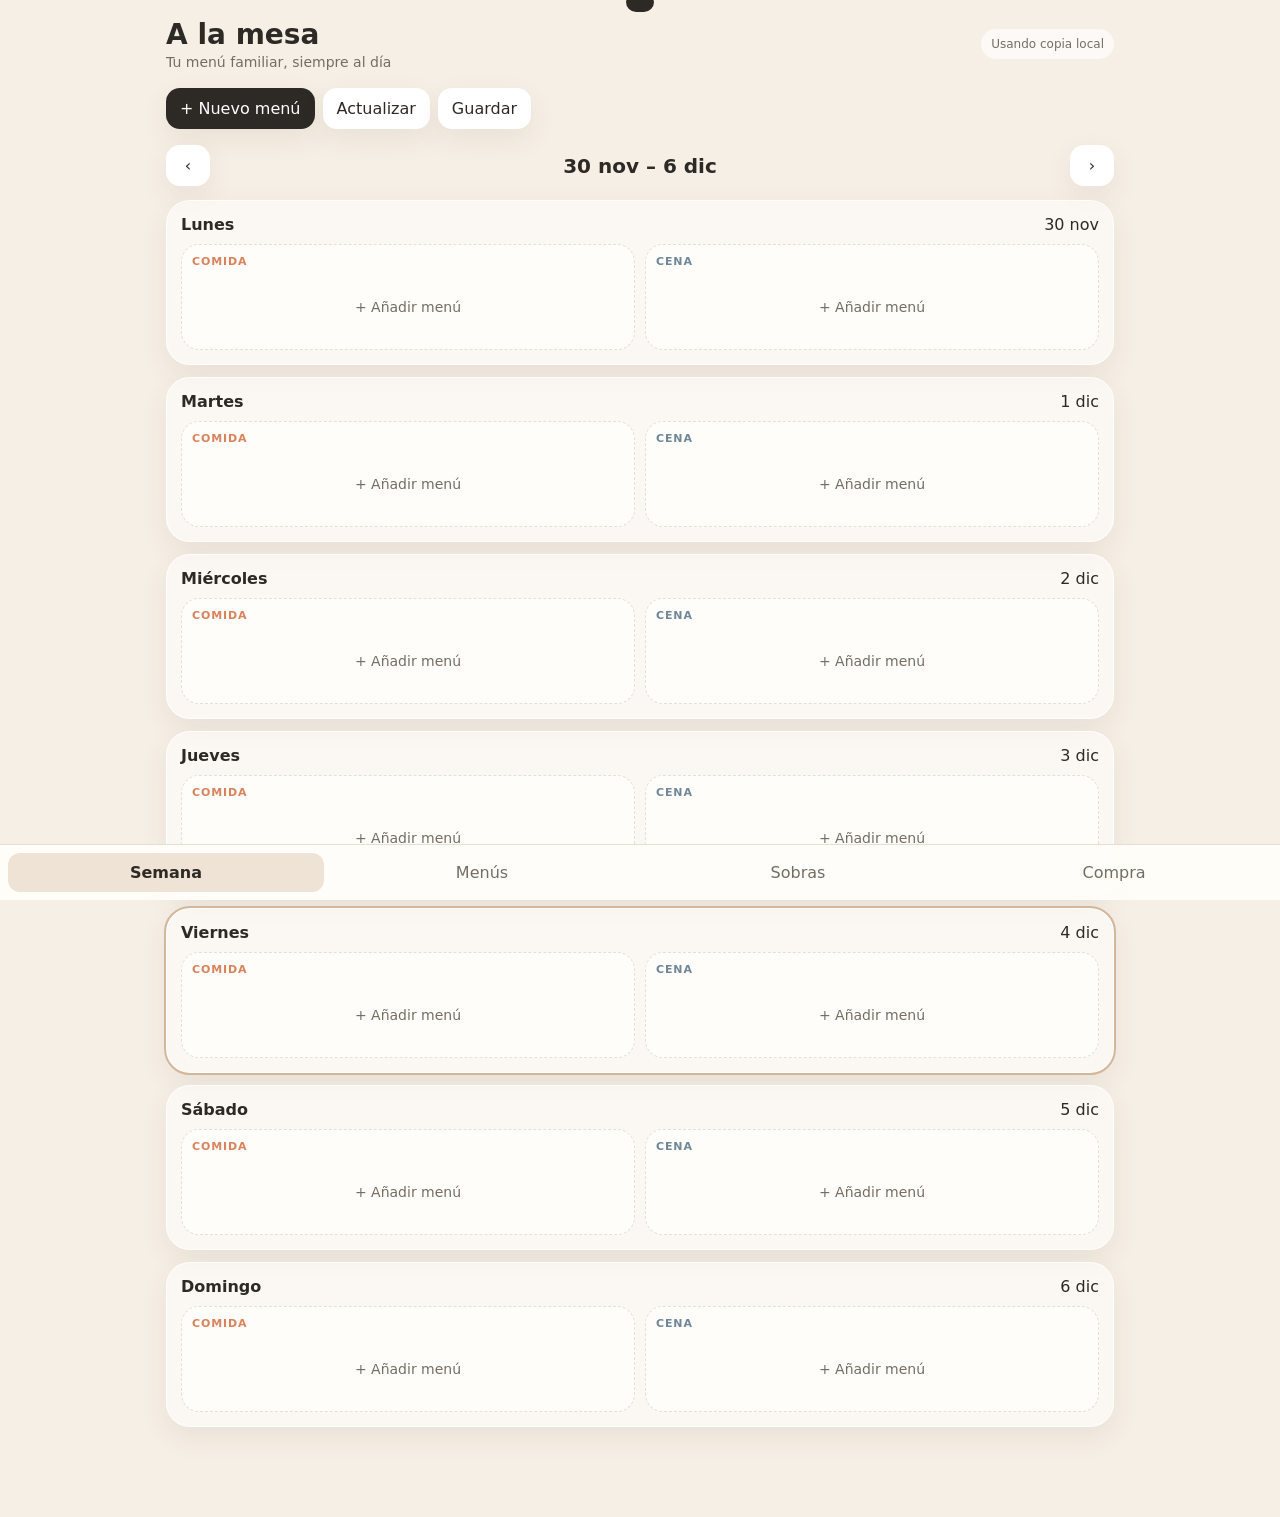
<file: a-la-mesa-movil-corregida.html>
<!doctype html>
<html lang="es">
<head>
  <meta charset="utf-8" />
  <meta name="viewport" content="width=device-width, initial-scale=1, viewport-fit=cover" />
  <meta name="theme-color" content="#f6efe5" />
  <link rel="icon" type="image/png" sizes="32x32" href="favicon-32.png" />
  <link rel="apple-touch-icon" sizes="180x180" href="apple-touch-icon.png" />
  <link rel="manifest" href="manifest.webmanifest" />
  <meta name="apple-mobile-web-app-capable" content="yes" />
  <meta name="apple-mobile-web-app-status-bar-style" content="default" />
  <meta name="apple-mobile-web-app-title" content="A la mesa" />
  <meta name="mobile-web-app-capable" content="yes" />
  <title>A la mesa</title>
  <style>
    :root{
      --bg:#f6efe5;--card:#fffdf9;--text:#2d2a26;--muted:#746d64;--line:#e8ded1;
      --meal:#d9825b;--dinner:#6f8798;--left:#e6b95a;--done:#6f9b79;--danger:#b95858;
      --shadow:0 10px 28px rgba(82,66,47,.08);--r:20px;
    }
    *{box-sizing:border-box} body{margin:0;font-family:Inter,ui-sans-serif,system-ui,-apple-system,Segoe UI,Roboto,sans-serif;background:var(--bg);color:var(--text)}
    button,input,select,textarea{font:inherit} button{cursor:pointer}
    .app{max-width:980px;margin:auto;min-height:100vh;padding:18px 16px 90px}
    header{display:flex;align-items:center;justify-content:space-between;gap:12px;margin-bottom:18px}
    .brand h1{margin:0;font-size:28px}.brand p{margin:3px 0 0;color:var(--muted);font-size:14px}
    .status{font-size:12px;color:var(--muted);background:rgba(255,255,255,.65);padding:8px 10px;border-radius:999px}
    .toolbar{display:flex;gap:8px;flex-wrap:wrap;margin-bottom:16px}
    .btn{border:0;border-radius:14px;padding:11px 14px;background:#fff;color:var(--text);box-shadow:var(--shadow)}
    .btn.primary{background:var(--text);color:#fff}.btn.soft{background:#efe5d8}.btn.danger{background:#f8e0e0;color:var(--danger)}
    .weeknav{display:grid;grid-template-columns:44px 1fr 44px;align-items:center;gap:8px;margin-bottom:14px}.weeknav h2{text-align:center;margin:0;font-size:20px}
    .days{display:grid;gap:12px}.day{background:rgba(255,255,255,.55);border:1px solid rgba(255,255,255,.75);border-radius:24px;padding:14px;box-shadow:var(--shadow)}
    .dayhead{display:flex;justify-content:space-between;align-items:center;margin-bottom:10px}.dayhead strong{text-transform:capitalize}.today{outline:2px solid #d2b89a}
    .slots{display:grid;grid-template-columns:1fr 1fr;gap:10px}.slot{min-height:106px;border:1px dashed var(--line);border-radius:18px;padding:10px;background:var(--card)}
    .slotlabel{font-size:11px;font-weight:800;letter-spacing:.08em;color:var(--muted);text-transform:uppercase;margin-bottom:8px}.slot.meal .slotlabel{color:var(--meal)}.slot.dinner .slotlabel{color:var(--dinner)}
    .menu-card{border-radius:15px;padding:10px;background:#fff;border:1px solid var(--line)}.menu-card.done{opacity:.65}.menu-card h3{margin:0 0 6px;font-size:16px}.meta{font-size:12px;color:var(--muted)}
    .tags{display:flex;gap:6px;flex-wrap:wrap;margin-top:8px}.tag{font-size:11px;border-radius:999px;padding:4px 7px;background:#f2ece4}.tag.done{background:#e1efe4;color:#3f6d48}.tag.left{background:#fff2c8;color:#745b16}
    .empty{display:flex;min-height:62px;align-items:center;justify-content:center;color:var(--muted);font-size:14px}
    .nav{position:fixed;left:0;right:0;bottom:0;background:rgba(255,253,249,.95);backdrop-filter:blur(12px);border-top:1px solid var(--line);display:grid;grid-template-columns:repeat(4,1fr);padding:8px max(8px,env(safe-area-inset-right)) calc(8px + env(safe-area-inset-bottom)) max(8px,env(safe-area-inset-left));z-index:20}
    .nav button{border:0;background:transparent;padding:10px 4px;color:var(--muted);border-radius:12px}.nav button.active{background:#eee3d5;color:var(--text);font-weight:700}
    .panel{display:none}.panel.active{display:block}.section-title{display:flex;justify-content:space-between;align-items:center;margin:8px 0 12px}.section-title h2{margin:0}
    .grid{display:grid;grid-template-columns:repeat(auto-fill,minmax(220px,1fr));gap:12px}.library-card{background:var(--card);border:1px solid var(--line);border-radius:18px;padding:14px;box-shadow:var(--shadow)}
    .library-card h3{margin:0 0 6px}.library-card .actions{display:flex;gap:6px;margin-top:12px}.small{padding:8px 10px;font-size:13px;box-shadow:none;border:1px solid var(--line)}
    .leftover{background:#fff9e9;border:1px solid #edd89c;border-radius:18px;padding:14px}.shop-item{display:flex;align-items:center;gap:10px;background:var(--card);padding:12px;border-radius:14px;border:1px solid var(--line)}
    .ingredient-entry{display:grid;grid-template-columns:1fr auto;gap:8px}.ingredient-list{display:grid;gap:7px;margin-top:8px}.ingredient-item{display:flex;align-items:center;gap:8px;background:#f7f1e9;border:1px solid var(--line);border-radius:12px;padding:8px 10px}.ingredient-item span{flex:1}.ingredient-item button{border:0;background:transparent;color:var(--danger);font-weight:800;font-size:18px;padding:0 4px}
    dialog{border:0;border-radius:22px;padding:0;max-width:520px;width:calc(100% - 28px);box-shadow:0 30px 80px rgba(0,0,0,.25)}dialog::backdrop{background:rgba(35,31,27,.45)}
    .modal{padding:18px}.modal h2{margin:0 0 14px}.form{display:grid;gap:12px}.field{display:grid;gap:6px}.field label{font-size:13px;font-weight:700}.field input,.field select,.field textarea{width:100%;border:1px solid var(--line);border-radius:12px;padding:11px;background:#fff}.row{display:grid;grid-template-columns:1fr 1fr;gap:10px}.modal-actions{display:flex;justify-content:flex-end;gap:8px;margin-top:16px}
    .toast{position:fixed;top:16px;left:50%;transform:translateX(-50%) translateY(-120%);background:#2d2a26;color:#fff;padding:10px 14px;border-radius:999px;transition:.25s;z-index:50}.toast.show{transform:translateX(-50%) translateY(0)}
    @media(max-width:900px){
      body{font-size:17px}
      .app{padding:14px 12px 104px;max-width:100%}
      header{align-items:flex-start;margin-bottom:16px}
      .brand h1{font-size:30px;line-height:1.1}
      .brand p{font-size:15px;margin-top:5px}
      .status{font-size:12px;padding:8px 10px;white-space:nowrap}
      .toolbar{display:grid;grid-template-columns:1fr 1fr;gap:10px}
      .toolbar .btn{width:100%;padding:13px 12px;font-size:16px}
      .toolbar .btn.primary{grid-column:1/-1}
      .weeknav{grid-template-columns:52px 1fr 52px;margin:10px 0 16px}
      .weeknav h2{font-size:21px}
      .weeknav .btn{padding:12px 8px;font-size:22px}
      .days{gap:14px}
      .day{padding:14px;border-radius:22px}
      .dayhead{font-size:17px;margin-bottom:12px}
      .slots{grid-template-columns:1fr;gap:12px}
      .slot{min-height:118px;padding:13px;border-radius:18px}
      .slotlabel{font-size:12px;margin-bottom:10px}
      .empty{min-height:78px;font-size:16px}
      .menu-card{padding:14px}
      .menu-card h3{font-size:18px}
      .meta{font-size:14px}
      .tag{font-size:12px;padding:5px 8px}
      .nav{padding-top:10px}
      .nav button{font-size:14px;padding:12px 4px}
      .section-title h2{font-size:27px}
      .grid{grid-template-columns:1fr}
      .library-card,.leftover,.shop-item{font-size:16px}
      .btn{font-size:16px}
      dialog{width:calc(100% - 20px)}
      .modal{padding:20px}
      .modal h2{font-size:25px}
      .row{grid-template-columns:1fr}
      .field label{font-size:15px}
      .field input,.field select,.field textarea{font-size:16px;padding:13px}
      .modal-actions{flex-wrap:wrap}
      .modal-actions .btn{flex:1;min-width:120px;padding:13px}
    }
    @media(max-width:430px){
      header{display:grid;grid-template-columns:1fr auto;gap:8px}
      .brand h1{font-size:28px}
      .brand p{font-size:14px}
      .status{font-size:11px;max-width:145px;white-space:normal;text-align:center}
      .toolbar{grid-template-columns:1fr 1fr}
      .toolbar .btn.primary{grid-column:1/-1}
      .day{padding:12px}
      .slot{min-height:112px}
    }
  </style>
</head>
<body>
<div class="toast" id="toast"></div>
<div class="app">
  <header><div class="brand"><h1>A la mesa</h1><p>Tu menú familiar, siempre al día</p></div><div class="status" id="saveStatus">Guardado</div></header>

  <section id="weekPanel" class="panel active">
    <div class="toolbar"><button class="btn primary" id="addMenuBtn">+ Nuevo menú</button><button class="btn" id="refreshBtn">Actualizar</button><button class="btn" id="saveBtn">Guardar</button></div>
    <div class="weeknav"><button class="btn" id="prevWeek">‹</button><h2 id="weekTitle"></h2><button class="btn" id="nextWeek">›</button></div>
    <div class="days" id="days"></div>
  </section>

  <section id="menusPanel" class="panel">
    <div class="section-title"><h2>Menús</h2><button class="btn primary" id="addMenuBtn2">+ Añadir</button></div>
    <div class="grid" id="menuLibrary"></div>
  </section>

  <section id="leftoversPanel" class="panel">
    <div class="section-title"><h2>Sobras</h2></div>
    <div class="grid" id="leftoversList"></div>
  </section>

  <section id="shopPanel" class="panel">
    <div class="section-title"><h2>Compra</h2><button class="btn" id="addShopBtn">+ Producto</button></div>
    <div class="grid" id="shopList"></div>
  </section>
</div>

<nav class="nav">
  <button class="active" data-panel="weekPanel">Semana</button><button data-panel="menusPanel">Menús</button><button data-panel="leftoversPanel">Sobras</button><button data-panel="shopPanel">Compra</button>
</nav>

<dialog id="menuDialog"><form method="dialog" class="modal" id="menuForm"><h2 id="menuDialogTitle">Nuevo menú</h2><div class="form">
  <input type="hidden" id="menuId"><div class="field"><label>Nombre</label><input id="menuName" required placeholder="Ej. Albóndigas con arroz"></div>
  <div class="row"><div class="field"><label>Tipo</label><select id="menuType"><option value="both">Comida y cena</option><option value="meal">Solo comida</option><option value="dinner">Solo cena</option></select></div><div class="field"><label>Tiempo</label><input id="menuTime" placeholder="30 min"></div></div>
  <div class="field"><label>Ingredientes</label><div class="ingredient-entry"><input id="ingredientInput" placeholder="Ej. Tomates"><button class="btn soft" type="button" id="addIngredientBtn">Añadir</button></div><div class="ingredient-list" id="ingredientList"></div></div>
  <div class="field"><label>Notas</label><textarea id="menuNotes" rows="3" placeholder="Acompañamiento, preparación, observaciones..."></textarea></div>
</div><div class="modal-actions"><button class="btn" type="button" id="cancelMenuBtn">Cancelar</button><button class="btn primary" id="menuSubmit" type="submit">Guardar</button></div></form></dialog>

<dialog id="slotDialog"><div class="modal"><h2>Elegir menú</h2><div id="slotChoices" class="grid"></div><div class="modal-actions"><button class="btn" onclick="slotDialog.close()">Cancelar</button></div></div></dialog>
<dialog id="actionDialog"><div class="modal"><h2 id="actionTitle">Menú</h2><div class="form" id="actionButtons"></div><div class="modal-actions"><button class="btn" onclick="actionDialog.close()">Cerrar</button></div></div></dialog>
<dialog id="leftoverDialog"><form method="dialog" class="modal" id="leftoverForm"><h2>Registrar sobras</h2><div class="form"><div class="field"><label>Raciones</label><input id="leftoverServings" type="number" min="1" value="1"></div><div class="field"><label>Consumir antes de</label><input id="leftoverUntil" type="date"></div></div><div class="modal-actions"><button class="btn" value="cancel">Cancelar</button><button class="btn primary" value="default">Guardar</button></div></form></dialog>
<dialog id="shopDialog"><form method="dialog" class="modal" id="shopForm"><h2>Añadir producto</h2><div class="field"><label>Producto</label><input id="shopName" required placeholder="Ej. Tomates"></div><div class="modal-actions"><button class="btn" value="cancel">Cancelar</button><button class="btn primary" value="default">Añadir</button></div></form></dialog>

<script>
const $=s=>document.querySelector(s), $$=s=>[...document.querySelectorAll(s)];
const KEY='a-la-mesa-v1';
const API_URL='https://script.google.com/macros/s/AKfycbyLr8kf7iwpyHsPXoQXEPdpQIgH9kmzyvTfFfL885MiIxXoIx4JhddlDiwWLzibndZHHQ/exec';
let remoteSaveTimer=null;
const defaultState={menus:[
{id:crypto.randomUUID(),name:'Pizza casera',type:'dinner',time:'45 min',notes:'Viernes noche'},
{id:crypto.randomUUID(),name:'Quiche de verduras',type:'both',time:'50 min',notes:''},
{id:crypto.randomUUID(),name:'Albóndigas de pollo con arroz',type:'meal',time:'40 min',notes:''}
],plans:{},leftovers:[],shop:[],weekOffset:0,updatedAt:Date.now()};
let state=load(); let selectedSlot=null, selectedPlan=null, selectedLeftoverSource=null; let draftIngredients=[];
state.menus=state.menus.map(m=>({...m,ingredients:Array.isArray(m.ingredients)?m.ingredients:[]}));
state.shop=Array.isArray(state.shop)?state.shop:[];
state.shopDismissed=Array.isArray(state.shopDismissed)?state.shopDismissed:[];
state.shop=state.shop.filter(i=>i.source!=='menu'&&i.source!=='auto');
function load(){try{return JSON.parse(localStorage.getItem(KEY))||structuredClone(defaultState)}catch{return structuredClone(defaultState)}}
function normalizeState(data){
 const next={...structuredClone(defaultState),...(data||{})};
 next.menus=Array.isArray(next.menus)?next.menus:[];
 next.plans=next.plans&&typeof next.plans==='object'?next.plans:{};
 next.leftovers=Array.isArray(next.leftovers)?next.leftovers:[];
 next.shop=Array.isArray(next.shop)?next.shop:[];
 next.shopDismissed=Array.isArray(next.shopDismissed)?next.shopDismissed:[];
 next.menus=next.menus.map(m=>({...m,ingredients:Array.isArray(m.ingredients)?m.ingredients:[]}));
 return next;
}
function persist(msg='Guardado',sync=true){
 state.updatedAt=Date.now();
 localStorage.setItem(KEY,JSON.stringify(state));
 $('#saveStatus').textContent=sync?'Guardando…':msg;
 if(sync){
  clearTimeout(remoteSaveTimer);
  remoteSaveTimer=setTimeout(()=>saveRemote(msg),450);
 }else toast(msg);
}
async function saveRemote(msg='Guardado en todos los dispositivos'){
 clearTimeout(remoteSaveTimer);
 $('#saveStatus').textContent='Guardando online…';
 try{
  const response=await fetch(API_URL,{method:'POST',headers:{'Content-Type':'text/plain;charset=utf-8'},body:JSON.stringify({data:state})});
  if(!response.ok)throw new Error('HTTP '+response.status);
  const result=await response.json();
  if(!result.ok)throw new Error(result.error||'No se pudo guardar');
  if(result.updatedAt)state.updatedAt=result.updatedAt;
  localStorage.setItem(KEY,JSON.stringify(state));
  $('#saveStatus').textContent='Guardado online';
  toast(msg);
 }catch(error){
  console.error(error);
  $('#saveStatus').textContent='Guardado solo en este dispositivo';
  toast('Sin conexión: se guardó una copia local');
 }
}
async function loadRemote(showMessage=true){
 $('#saveStatus').textContent='Actualizando…';
 try{
  const response=await fetch(API_URL+'?t='+Date.now(),{cache:'no-store'});
  if(!response.ok)throw new Error('HTTP '+response.status);
  const result=await response.json();
  if(!result.ok)throw new Error(result.error||'No se pudieron cargar los datos');
  const online=normalizeState(result.data);
  const localUpdated=Number(state.updatedAt||0), onlineUpdated=Number(online.updatedAt||0);
  if(onlineUpdated>0 || localUpdated===0){state=online;localStorage.setItem(KEY,JSON.stringify(state));}
  $('#saveStatus').textContent='Datos compartidos al día';
  renderAll();
  if(showMessage)toast('Datos actualizados desde Google');
 }catch(error){
  console.error(error);
  $('#saveStatus').textContent='Usando copia local';
  renderAll();
  if(showMessage)toast('No se pudo conectar con Google');
 }
}
function toast(t){const el=$('#toast');el.textContent=t;el.classList.add('show');setTimeout(()=>el.classList.remove('show'),1700)}
function mondayOf(offset=0){const d=new Date();d.setHours(12,0,0,0);const day=(d.getDay()+6)%7;d.setDate(d.getDate()-day+offset*7);return d}
function keyFor(date,slot){return date.toISOString().slice(0,10)+'_'+slot}
function fmtDate(d){return d.toLocaleDateString('es-ES',{day:'numeric',month:'short'})}
function normalizeIngredient(name){return name.trim().toLocaleLowerCase('es-ES')}
function currentWeekPlanEntries(){
 const start=mondayOf(state.weekOffset),end=new Date(start);end.setDate(end.getDate()+7);
 return Object.entries(state.plans).filter(([k])=>{const datePart=k.slice(0,10);const d=new Date(datePart+'T12:00:00');return d>=start&&d<end});
}
function automaticShoppingItems(){
 const grouped=new Map();
 currentWeekPlanEntries().forEach(([,plan])=>{
  const menu=state.menus.find(m=>m.id===plan.menuId);if(!menu)return;
  (menu.ingredients||[]).forEach(name=>{
   const key=normalizeIngredient(name);if(!key)return;
   if(!grouped.has(key))grouped.set(key,{name,count:0,menus:new Set()});
   const item=grouped.get(key);item.count++;item.menus.add(menu.name);
  });
 });
 return [...grouped.entries()].filter(([key])=>!state.shopDismissed.includes(key)).map(([key,item])=>({id:'auto:'+key,key,name:item.name,count:item.count,menus:[...item.menus],source:'auto',done:false}));
}
function manualShoppingItems(){return state.shop.filter(i=>i.source!=='menu'&&i.source!=='auto')}
function cleanupDismissedIngredients(){
 const needed=new Set();
 currentWeekPlanEntries().forEach(([,plan])=>{const menu=state.menus.find(m=>m.id===plan.menuId);(menu?.ingredients||[]).forEach(name=>needed.add(normalizeIngredient(name)))});
 state.shopDismissed=state.shopDismissed.filter(key=>needed.has(key));
}
function renderAll(){cleanupDismissedIngredients();renderWeek();renderMenus();renderLeftovers();renderShop();}
function renderWeek(){const start=mondayOf(state.weekOffset);const end=new Date(start);end.setDate(end.getDate()+6);$('#weekTitle').textContent=`${fmtDate(start)} – ${fmtDate(end)}`;const wrap=$('#days');wrap.innerHTML='';
 for(let i=0;i<7;i++){const d=new Date(start);d.setDate(d.getDate()+i);const day=document.createElement('article');day.className='day'+(new Date().toDateString()===d.toDateString()?' today':'');day.innerHTML=`<div class="dayhead"><strong>${d.toLocaleDateString('es-ES',{weekday:'long'})}</strong><span>${fmtDate(d)}</span></div><div class="slots"><div class="slot meal" data-date="${d.toISOString()}" data-slot="meal"><div class="slotlabel">Comida</div>${slotHtml(d,'meal')}</div><div class="slot dinner" data-date="${d.toISOString()}" data-slot="dinner"><div class="slotlabel">Cena</div>${slotHtml(d,'dinner')}</div></div>`;wrap.appendChild(day)}
 $$('.slot').forEach(el=>el.addEventListener('click',e=>{if(e.target.closest('.menu-card')) return;openSlot(el.dataset.date,el.dataset.slot)}));
 $$('.menu-card').forEach(el=>el.addEventListener('click',()=>openActions(el.dataset.key)));
}
function slotHtml(date,slot){const k=keyFor(date,slot),p=state.plans[k];if(!p)return `<div class="empty">+ Añadir menú</div>`;const m=state.menus.find(x=>x.id===p.menuId);if(!m)return `<div class="empty">Menú no disponible</div>`;return `<div class="menu-card ${p.done?'done':''}" data-key="${k}"><h3>${m.name}</h3><div class="meta">${m.time||'Sin tiempo indicado'}</div><div class="tags">${p.done?'<span class="tag done">✓ Comido</span>':'<span class="tag">Previsto</span>'}${p.movedFrom?'<span class="tag">Movido</span>':''}${p.hasLeftovers?'<span class="tag left">Sobras</span>':''}</div></div>`}
function openSlot(dateIso,slot){selectedSlot={date:new Date(dateIso),slot};const choices=$('#slotChoices');choices.innerHTML='';state.menus.filter(m=>m.type==='both'||m.type===slot).forEach(m=>{const b=document.createElement('button');b.className='btn';b.textContent=m.name;b.onclick=()=>{state.plans[keyFor(selectedSlot.date,slot)]={menuId:m.id,done:false};persist();slotDialog.close();renderAll()};choices.appendChild(b)});if(!choices.children.length)choices.innerHTML='<p>No hay menús compatibles.</p>';slotDialog.showModal()}
function openActions(k){selectedPlan=k;const p=state.plans[k],m=state.menus.find(x=>x.id===p.menuId);$('#actionTitle').textContent=m.name;const box=$('#actionButtons');box.innerHTML='';
 const add=(t,fn,cls='btn')=>{const b=document.createElement('button');b.className=cls;b.textContent=t;b.onclick=fn;box.appendChild(b)};
 add(p.done?'Marcar como pendiente':'✓ Lo hemos comido',()=>{p.done=!p.done;persist();actionDialog.close();renderAll()},'btn primary');
 add('Hemos comido otro menú',()=>{actionDialog.close();const [date,slot]=k.split('_');openSwap(date,slot,p)});
 add('Registrar sobras',()=>{selectedLeftoverSource={k,menuId:p.menuId};$('#leftoverUntil').value=new Date(Date.now()+3*864e5).toISOString().slice(0,10);actionDialog.close();leftoverDialog.showModal()});
 add('Quitar de la semana',()=>{delete state.plans[k];persist();actionDialog.close();renderAll()},'btn danger');actionDialog.showModal()}
function openSwap(date,slot,current){selectedSlot={date:new Date(date+'T12:00:00'),slot};const choices=$('#slotChoices');choices.innerHTML='';state.menus.filter(m=>m.id!==current.menuId&&(m.type==='both'||m.type===slot)).forEach(m=>{const b=document.createElement('button');b.className='btn';b.textContent=m.name;b.onclick=()=>{const old=current.menuId;state.plans[date+'_'+slot]={menuId:m.id,done:true,movedFrom:false};const future=Object.entries(state.plans).find(([kk,v])=>kk!==date+'_'+slot&&v.menuId===m.id&&!v.done);if(future){future[1].menuId=old;future[1].movedFrom=date}else{state.plans[date+'_'+slot].replacedMenuId=old}persist('Semana reorganizada');slotDialog.close();renderAll()};choices.appendChild(b)});slotDialog.showModal()}
function renderMenus(){const el=$('#menuLibrary');el.innerHTML='';state.menus.forEach(m=>{const c=document.createElement('article');c.className='library-card';const ingredientText=(m.ingredients||[]).length?`<div class="meta" style="margin-top:8px">Ingredientes: ${m.ingredients.join(', ')}</div>`:'';c.innerHTML=`<h3>${m.name}</h3><div class="meta">${m.type==='both'?'Comida y cena':m.type==='meal'?'Comida':'Cena'} · ${m.time||'Sin tiempo'}</div>${ingredientText}<p>${m.notes||''}</p><div class="actions"><button class="btn small edit">Editar</button><button class="btn small danger delete">Eliminar</button></div>`;c.querySelector('.edit').onclick=()=>editMenu(m.id);c.querySelector('.delete').onclick=()=>{if(confirm('¿Eliminar este menú?')){state.menus=state.menus.filter(x=>x.id!==m.id);persist();renderAll()}};el.appendChild(c)});if(!state.menus.length)el.innerHTML='<p>No hay menús todavía.</p>'}
function renderLeftovers(){const el=$('#leftoversList');el.innerHTML='';state.leftovers.forEach(l=>{const m=state.menus.find(x=>x.id===l.menuId);const c=document.createElement('article');c.className='leftover';c.innerHTML=`<h3>Sobras de ${m?.name||'menú'}</h3><p>${l.servings} ración(es)</p><div class="meta">Consumir antes del ${new Date(l.until+'T12:00:00').toLocaleDateString('es-ES')}</div><div class="actions"><button class="btn small use">Colocar en semana</button><button class="btn small danger delete">Eliminar</button></div>`;c.querySelector('.use').onclick=()=>{selectedLeftoverSource={leftoverId:l.id,menuId:l.menuId};openLeftoverPlacement()};c.querySelector('.delete').onclick=()=>{state.leftovers=state.leftovers.filter(x=>x.id!==l.id);persist();renderAll()};el.appendChild(c)});if(!state.leftovers.length)el.innerHTML='<p>No hay sobras registradas.</p>'}
function openLeftoverPlacement(){const start=mondayOf(state.weekOffset),choices=$('#slotChoices');choices.innerHTML='';for(let i=0;i<7;i++){const d=new Date(start);d.setDate(d.getDate()+i);['meal','dinner'].forEach(slot=>{const b=document.createElement('button');b.className='btn';b.textContent=`${d.toLocaleDateString('es-ES',{weekday:'short',day:'numeric'})} · ${slot==='meal'?'Comida':'Cena'}`;b.onclick=()=>{state.plans[keyFor(d,slot)]={menuId:selectedLeftoverSource.menuId,done:false,fromLeftovers:true};state.leftovers=state.leftovers.filter(x=>x.id!==selectedLeftoverSource.leftoverId);persist('Sobras colocadas');slotDialog.close();renderAll()};choices.appendChild(b)})}slotDialog.showModal()}
function renderShop(){
 const el=$('#shopList');el.innerHTML='';
 const items=[...automaticShoppingItems(),...manualShoppingItems()];
 items.forEach(i=>{
  const c=document.createElement('label');c.className='shop-item';
  const detail=i.source==='auto'?(i.count>1?`<small class="meta">Necesario para ${i.count} menús</small>`:''):'';
  c.innerHTML=`<input type="checkbox" ${i.done?'checked':''}><span style="flex:1;${i.done?'text-decoration:line-through;opacity:.55':''}"><strong>${i.name}</strong>${detail}</span><button class="btn small danger" title="Quitar de la lista">×</button>`;
  const checkbox=c.querySelector('input');
  if(i.source==='auto'){
   checkbox.onchange=e=>{if(e.target.checked){const key=i.key;if(!state.shopDismissed.includes(key))state.shopDismissed.push(key);persist('Ingrediente marcado como disponible');renderShop()}else renderShop()};
   c.querySelector('button').onclick=e=>{e.preventDefault();if(!state.shopDismissed.includes(i.key))state.shopDismissed.push(i.key);persist('Ingrediente quitado de la compra');renderShop()};
  }else{
   checkbox.onchange=e=>{i.done=e.target.checked;persist();renderShop()};
   c.querySelector('button').onclick=e=>{e.preventDefault();state.shop=state.shop.filter(x=>x.id!==i.id);persist();renderShop()};
  }
  el.appendChild(c)
 });
 if(!items.length)el.innerHTML='<p>La lista de la compra está vacía. Añade menús con ingredientes a esta semana o incorpora un producto manualmente.</p>'
}
function renderIngredientDraft(){const el=$('#ingredientList');el.innerHTML='';draftIngredients.forEach((name,index)=>{const row=document.createElement('div');row.className='ingredient-item';row.innerHTML=`<span>${name}</span><button type="button" aria-label="Eliminar ingrediente">×</button>`;row.querySelector('button').onclick=()=>{draftIngredients.splice(index,1);renderIngredientDraft()};el.appendChild(row)})}
function addDraftIngredient(){const input=$('#ingredientInput'),name=input.value.trim();if(!name)return;const exists=draftIngredients.some(x=>x.localeCompare(name,'es',{sensitivity:'base'})===0);if(!exists)draftIngredients.push(name);input.value='';renderIngredientDraft();input.focus()}
function editMenu(id=null){const m=state.menus.find(x=>x.id===id);$('#menuDialogTitle').textContent=m?'Editar menú':'Nuevo menú';$('#menuId').value=m?.id||'';$('#menuName').value=m?.name||'';$('#menuType').value=m?.type||'both';$('#menuTime').value=m?.time||'';$('#menuNotes').value=m?.notes||'';$('#ingredientInput').value='';draftIngredients=[...(m?.ingredients||[])];renderIngredientDraft();menuDialog.showModal()}
$('#menuForm').addEventListener('submit',e=>{e.preventDefault();const id=$('#menuId').value;const data={id:id||crypto.randomUUID(),name:$('#menuName').value.trim(),type:$('#menuType').value,time:$('#menuTime').value.trim(),ingredients:[...draftIngredients],notes:$('#menuNotes').value.trim()};if(!data.name)return;const idx=state.menus.findIndex(x=>x.id===id);idx>=0?state.menus[idx]=data:state.menus.push(data);persist();menuDialog.close();renderAll()});
$('#addIngredientBtn').onclick=addDraftIngredient;$('#ingredientInput').addEventListener('keydown',e=>{if(e.key==='Enter'){e.preventDefault();addDraftIngredient()}});$('#cancelMenuBtn').onclick=()=>menuDialog.close();
$('#leftoverForm').addEventListener('submit',e=>{e.preventDefault();const servings=Number($('#leftoverServings').value)||1,until=$('#leftoverUntil').value;if(!until)return;state.leftovers.push({id:crypto.randomUUID(),menuId:selectedLeftoverSource.menuId,servings,until});state.plans[selectedLeftoverSource.k].hasLeftovers=true;persist('Sobras registradas');leftoverDialog.close();renderAll()});
$('#shopForm').addEventListener('submit',e=>{e.preventDefault();const name=$('#shopName').value.trim();if(!name)return;state.shop.push({id:crypto.randomUUID(),name,done:false,source:'manual'});$('#shopName').value='';persist();shopDialog.close();renderShop()});
$('#addMenuBtn').onclick=$('#addMenuBtn2').onclick=()=>editMenu();$('#addShopBtn').onclick=()=>shopDialog.showModal();$('#prevWeek').onclick=()=>{state.weekOffset--;persist();renderWeek()};$('#nextWeek').onclick=()=>{state.weekOffset++;persist();renderWeek()};$('#saveBtn').onclick=()=>saveRemote();$('#refreshBtn').onclick=()=>loadRemote(true);
$$('.nav button').forEach(b=>b.onclick=()=>{$$('.nav button').forEach(x=>x.classList.remove('active'));b.classList.add('active');$$('.panel').forEach(p=>p.classList.remove('active'));$('#'+b.dataset.panel).classList.add('active')});
window.addEventListener('beforeunload',()=>localStorage.setItem(KEY,JSON.stringify(state)));renderAll();loadRemote(false);
</script>
</body>
</html>
</file>
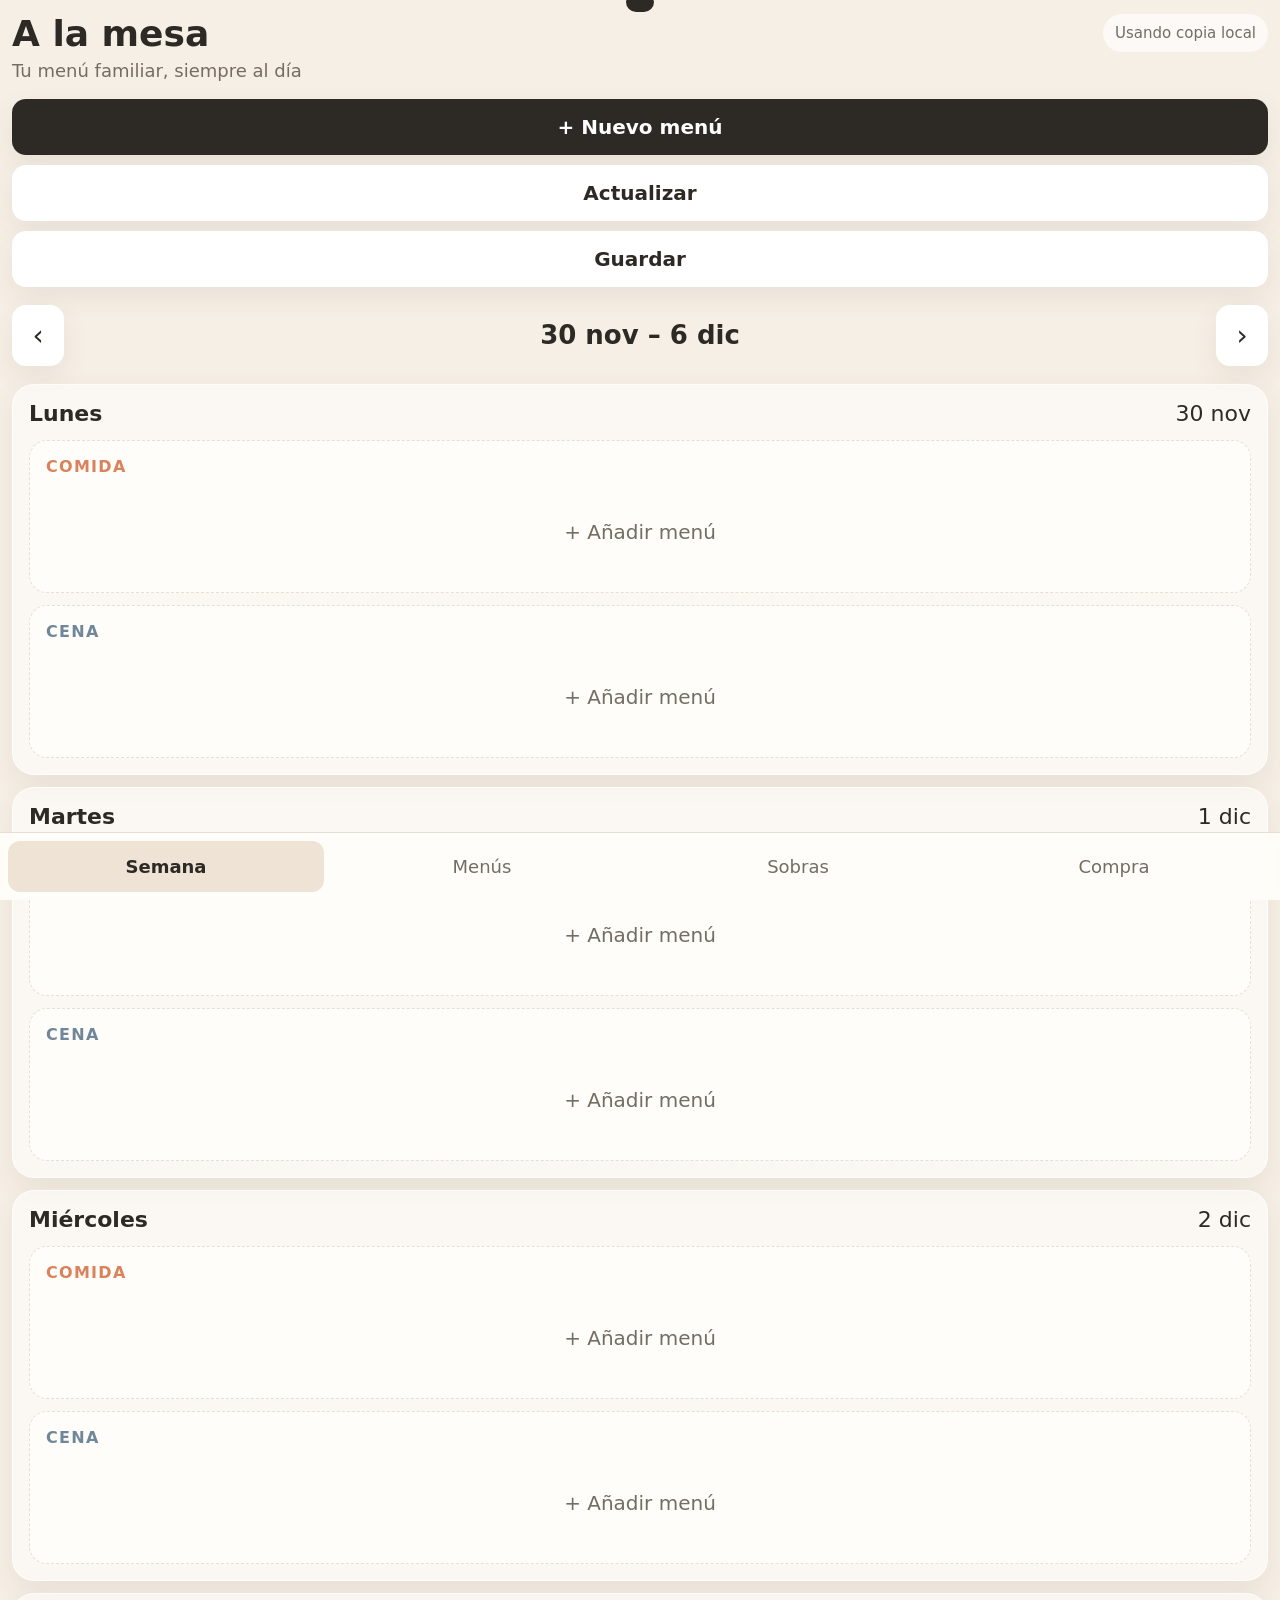
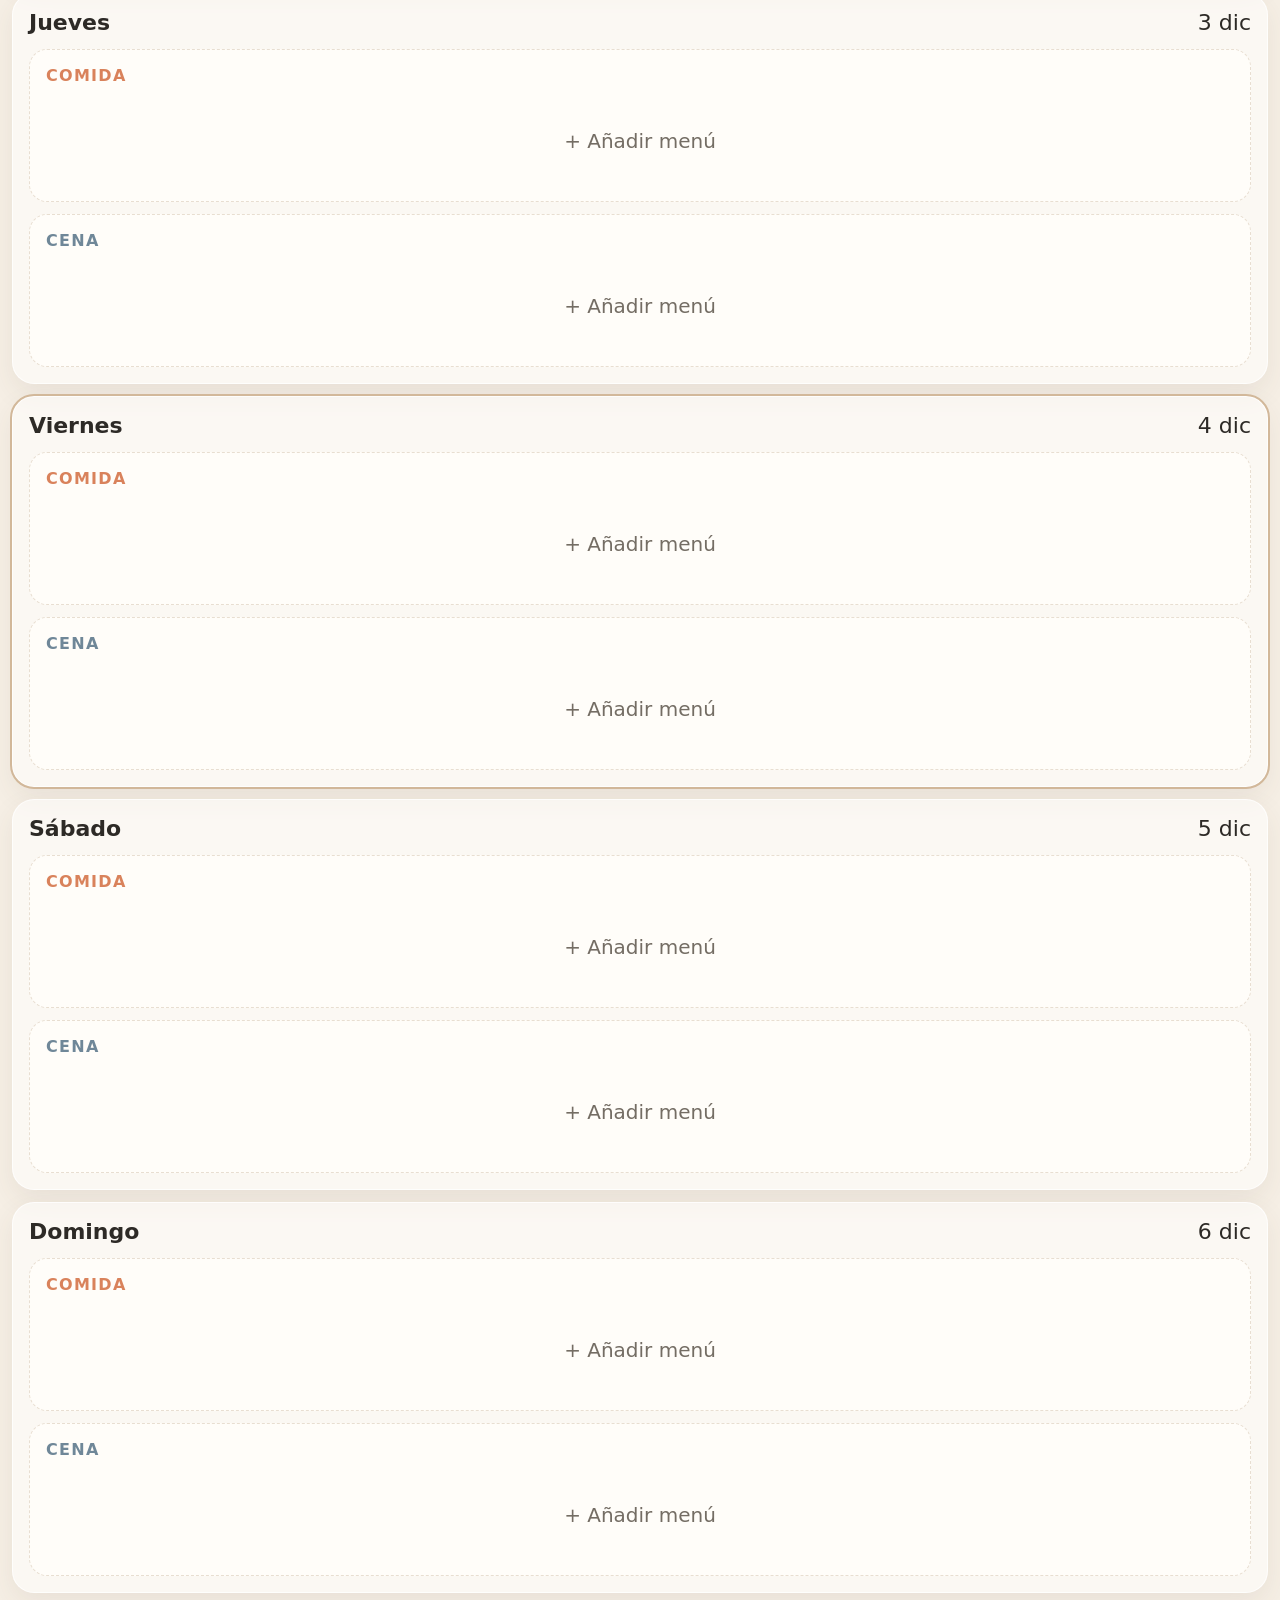
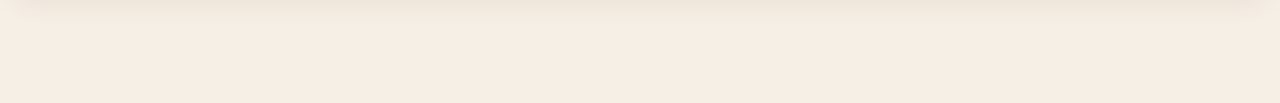
<file: a-la-mesa-movil-forzado.html>
<!doctype html>
<html lang="es">
<head>
  <meta charset="utf-8" />
  <meta name="viewport" content="width=device-width, initial-scale=1, viewport-fit=cover" />
  <meta name="theme-color" content="#f6efe5" />
  <link rel="icon" type="image/png" sizes="32x32" href="favicon-32.png" />
  <link rel="apple-touch-icon" sizes="180x180" href="apple-touch-icon.png" />
  <link rel="manifest" href="manifest.webmanifest" />
  <meta name="apple-mobile-web-app-capable" content="yes" />
  <meta name="apple-mobile-web-app-status-bar-style" content="default" />
  <meta name="apple-mobile-web-app-title" content="A la mesa" />
  <meta name="mobile-web-app-capable" content="yes" />
  <title>A la mesa</title>
  <style>
    :root{
      --bg:#f6efe5;--card:#fffdf9;--text:#2d2a26;--muted:#746d64;--line:#e8ded1;
      --meal:#d9825b;--dinner:#6f8798;--left:#e6b95a;--done:#6f9b79;--danger:#b95858;
      --shadow:0 10px 28px rgba(82,66,47,.08);--r:20px;
    }
    *{box-sizing:border-box} body{margin:0;font-family:Inter,ui-sans-serif,system-ui,-apple-system,Segoe UI,Roboto,sans-serif;background:var(--bg);color:var(--text)}
    button,input,select,textarea{font:inherit} button{cursor:pointer}
    .app{max-width:980px;margin:auto;min-height:100vh;padding:18px 16px 90px}
    header{display:flex;align-items:center;justify-content:space-between;gap:12px;margin-bottom:18px}
    .brand h1{margin:0;font-size:28px}.brand p{margin:3px 0 0;color:var(--muted);font-size:14px}
    .status{font-size:12px;color:var(--muted);background:rgba(255,255,255,.65);padding:8px 10px;border-radius:999px}
    .toolbar{display:flex;gap:8px;flex-wrap:wrap;margin-bottom:16px}
    .btn{border:0;border-radius:14px;padding:11px 14px;background:#fff;color:var(--text);box-shadow:var(--shadow)}
    .btn.primary{background:var(--text);color:#fff}.btn.soft{background:#efe5d8}.btn.danger{background:#f8e0e0;color:var(--danger)}
    .weeknav{display:grid;grid-template-columns:44px 1fr 44px;align-items:center;gap:8px;margin-bottom:14px}.weeknav h2{text-align:center;margin:0;font-size:20px}
    .days{display:grid;gap:12px}.day{background:rgba(255,255,255,.55);border:1px solid rgba(255,255,255,.75);border-radius:24px;padding:14px;box-shadow:var(--shadow)}
    .dayhead{display:flex;justify-content:space-between;align-items:center;margin-bottom:10px}.dayhead strong{text-transform:capitalize}.today{outline:2px solid #d2b89a}
    .slots{display:grid;grid-template-columns:1fr;gap:12px}.slot{min-height:118px;border:1px dashed var(--line);border-radius:18px;padding:10px;background:var(--card)}
    .slotlabel{font-size:11px;font-weight:800;letter-spacing:.08em;color:var(--muted);text-transform:uppercase;margin-bottom:8px}.slot.meal .slotlabel{color:var(--meal)}.slot.dinner .slotlabel{color:var(--dinner)}
    .menu-card{border-radius:15px;padding:10px;background:#fff;border:1px solid var(--line)}.menu-card.done{opacity:.65}.menu-card h3{margin:0 0 6px;font-size:18px}.meta{font-size:12px;color:var(--muted)}
    .tags{display:flex;gap:6px;flex-wrap:wrap;margin-top:8px}.tag{font-size:11px;border-radius:999px;padding:4px 7px;background:#f2ece4}.tag.done{background:#e1efe4;color:#3f6d48}.tag.left{background:#fff2c8;color:#745b16}
    .empty{display:flex;min-height:78px;align-items:center;justify-content:center;color:var(--muted);font-size:14px}
    .nav{position:fixed;left:0;right:0;bottom:0;background:rgba(255,253,249,.95);backdrop-filter:blur(12px);border-top:1px solid var(--line);display:grid;grid-template-columns:repeat(4,1fr);padding:8px max(8px,env(safe-area-inset-right)) calc(8px + env(safe-area-inset-bottom)) max(8px,env(safe-area-inset-left));z-index:20}
    .nav button{border:0;background:transparent;padding:10px 4px;color:var(--muted);border-radius:12px}.nav button.active{background:#eee3d5;color:var(--text);font-weight:700}
    .panel{display:none}.panel.active{display:block}.section-title{display:flex;justify-content:space-between;align-items:center;margin:8px 0 12px}.section-title h2{margin:0}
    .grid{display:grid;grid-template-columns:repeat(auto-fill,minmax(220px,1fr));gap:12px}.library-card{background:var(--card);border:1px solid var(--line);border-radius:18px;padding:14px;box-shadow:var(--shadow)}
    .library-card h3{margin:0 0 6px}.library-card .actions{display:flex;gap:6px;margin-top:12px}.small{padding:8px 10px;font-size:13px;box-shadow:none;border:1px solid var(--line)}
    .leftover{background:#fff9e9;border:1px solid #edd89c;border-radius:18px;padding:14px}.shop-item{display:flex;align-items:center;gap:10px;background:var(--card);padding:12px;border-radius:14px;border:1px solid var(--line)}
    .ingredient-entry{display:grid;grid-template-columns:1fr auto;gap:8px}.ingredient-list{display:grid;gap:7px;margin-top:8px}.ingredient-item{display:flex;align-items:center;gap:8px;background:#f7f1e9;border:1px solid var(--line);border-radius:12px;padding:8px 10px}.ingredient-item span{flex:1}.ingredient-item button{border:0;background:transparent;color:var(--danger);font-weight:800;font-size:18px;padding:0 4px}
    dialog{border:0;border-radius:22px;padding:0;max-width:520px;width:calc(100% - 28px);box-shadow:0 30px 80px rgba(0,0,0,.25)}dialog::backdrop{background:rgba(35,31,27,.45)}
    .modal{padding:18px}.modal h2{margin:0 0 14px}.form{display:grid;gap:12px}.field{display:grid;gap:6px}.field label{font-size:13px;font-weight:700}.field input,.field select,.field textarea{width:100%;border:1px solid var(--line);border-radius:12px;padding:11px;background:#fff}.row{display:grid;grid-template-columns:1fr 1fr;gap:10px}.modal-actions{display:flex;justify-content:flex-end;gap:8px;margin-top:16px}
    .toast{position:fixed;top:16px;left:50%;transform:translateX(-50%) translateY(-120%);background:#2d2a26;color:#fff;padding:10px 14px;border-radius:999px;transition:.25s;z-index:50}.toast.show{transform:translateX(-50%) translateY(0)}

    html.small-device body{font-size:21px}
    html.small-device .app{padding:14px 12px 110px;max-width:100%}
    html.small-device header{align-items:flex-start;gap:10px}
    html.small-device .brand h1{font-size:36px;line-height:1.1}
    html.small-device .brand p{font-size:18px;margin-top:6px}
    html.small-device .status{font-size:15px;padding:10px 12px}
    html.small-device .toolbar{display:grid;grid-template-columns:1fr;gap:10px}
    html.small-device .toolbar .btn{width:100%;padding:16px 14px;font-size:20px;font-weight:700}
    html.small-device .weeknav{grid-template-columns:52px 1fr 52px;margin:18px 0}
    html.small-device .weeknav h2{font-size:26px}
    html.small-device .weeknav .btn{padding:14px 10px;font-size:28px}
    html.small-device .slots{grid-template-columns:1fr}
    html.small-device .day{padding:16px;border-radius:22px}
    html.small-device .dayhead{font-size:22px;margin-bottom:14px}
    html.small-device .slot{min-height:120px;padding:16px}
    html.small-device .slotlabel{font-size:16px;margin-bottom:12px}
    html.small-device .empty{min-height:88px;font-size:20px}
    html.small-device .menu-card h3{font-size:23px}
    html.small-device .meta{font-size:17px}
    html.small-device .nav button{font-size:18px;padding:15px 4px}
    html.small-device .btn{font-size:19px}
    html.small-device .section-title h2{font-size:32px}
    html.small-device .field label{font-size:18px}
    html.small-device .field input,html.small-device .field select,html.small-device .field textarea{font-size:19px;padding:15px}
    @media(max-width:900px), (max-device-width:900px){
      body{font-size:21px}
      .app{padding:14px 12px 104px;max-width:100%}
      header{align-items:flex-start;margin-bottom:16px}
      .brand h1{font-size:36px;line-height:1.1}
      .brand p{font-size:18px;margin-top:6px}
      .status{font-size:15px;padding:10px 12px;white-space:nowrap}
      .toolbar{display:grid;grid-template-columns:1fr 1fr;gap:10px}
      .toolbar .btn{width:100%;padding:16px 14px;font-size:19px;font-weight:650}
      .toolbar .btn.primary{grid-column:1/-1}
      .weeknav{grid-template-columns:52px 1fr 52px;margin:10px 0 16px}
      .weeknav h2{font-size:25px}
      .weeknav .btn{padding:14px 10px;font-size:28px}
      .days{gap:14px}
      .day{padding:14px;border-radius:22px}
      .dayhead{font-size:21px;margin-bottom:14px}
      .slots{grid-template-columns:1fr;gap:12px}
      .slot{min-height:118px;padding:13px;border-radius:18px}
      .slotlabel{font-size:15px;margin-bottom:12px}
      .empty{min-height:92px;font-size:19px}
      .menu-card{padding:14px}
      .menu-card h3{font-size:22px}
      .meta{font-size:17px}
      .tag{font-size:15px;padding:7px 10px}
      .nav{padding-top:10px}
      .nav button{font-size:17px;padding:14px 4px}
      .section-title h2{font-size:32px}
      .grid{grid-template-columns:1fr}
      .library-card,.leftover,.shop-item{font-size:19px}
      .btn{font-size:19px}
      dialog{width:calc(100% - 20px)}
      .modal{padding:20px}
      .modal h2{font-size:30px}
      .row{grid-template-columns:1fr}
      .field label{font-size:18px}
      .field input,.field select,.field textarea{font-size:19px;padding:15px}
      .modal-actions{flex-wrap:wrap}
      .modal-actions .btn{flex:1;min-width:120px;padding:13px}
    }
    @media(max-width:430px), (max-device-width:430px){
      header{display:grid;grid-template-columns:1fr auto;gap:8px}
      .brand h1{font-size:34px}
      .brand p{font-size:17px}
      .status{font-size:13px;max-width:170px;white-space:normal;text-align:center}
      .toolbar{grid-template-columns:1fr 1fr}
      .toolbar .btn.primary{grid-column:1/-1}
      .day{padding:12px}
      .slot{min-height:112px}
    }
  </style>
</head>
<body>
<div class="toast" id="toast"></div>
<div class="app">
  <header><div class="brand"><h1>A la mesa</h1><p>Tu menú familiar, siempre al día</p></div><div class="status" id="saveStatus">Guardado</div></header>

  <section id="weekPanel" class="panel active">
    <div class="toolbar"><button class="btn primary" id="addMenuBtn">+ Nuevo menú</button><button class="btn" id="refreshBtn">Actualizar</button><button class="btn" id="saveBtn">Guardar</button></div>
    <div class="weeknav"><button class="btn" id="prevWeek">‹</button><h2 id="weekTitle"></h2><button class="btn" id="nextWeek">›</button></div>
    <div class="days" id="days"></div>
  </section>

  <section id="menusPanel" class="panel">
    <div class="section-title"><h2>Menús</h2><button class="btn primary" id="addMenuBtn2">+ Añadir</button></div>
    <div class="grid" id="menuLibrary"></div>
  </section>

  <section id="leftoversPanel" class="panel">
    <div class="section-title"><h2>Sobras</h2></div>
    <div class="grid" id="leftoversList"></div>
  </section>

  <section id="shopPanel" class="panel">
    <div class="section-title"><h2>Compra</h2><button class="btn" id="addShopBtn">+ Producto</button></div>
    <div class="grid" id="shopList"></div>
  </section>
</div>

<nav class="nav">
  <button class="active" data-panel="weekPanel">Semana</button><button data-panel="menusPanel">Menús</button><button data-panel="leftoversPanel">Sobras</button><button data-panel="shopPanel">Compra</button>
</nav>

<dialog id="menuDialog"><form method="dialog" class="modal" id="menuForm"><h2 id="menuDialogTitle">Nuevo menú</h2><div class="form">
  <input type="hidden" id="menuId"><div class="field"><label>Nombre</label><input id="menuName" required placeholder="Ej. Albóndigas con arroz"></div>
  <div class="row"><div class="field"><label>Tipo</label><select id="menuType"><option value="both">Comida y cena</option><option value="meal">Solo comida</option><option value="dinner">Solo cena</option></select></div><div class="field"><label>Tiempo</label><input id="menuTime" placeholder="30 min"></div></div>
  <div class="field"><label>Ingredientes</label><div class="ingredient-entry"><input id="ingredientInput" placeholder="Ej. Tomates"><button class="btn soft" type="button" id="addIngredientBtn">Añadir</button></div><div class="ingredient-list" id="ingredientList"></div></div>
  <div class="field"><label>Notas</label><textarea id="menuNotes" rows="3" placeholder="Acompañamiento, preparación, observaciones..."></textarea></div>
</div><div class="modal-actions"><button class="btn" type="button" id="cancelMenuBtn">Cancelar</button><button class="btn primary" id="menuSubmit" type="submit">Guardar</button></div></form></dialog>

<dialog id="slotDialog"><div class="modal"><h2>Elegir menú</h2><div id="slotChoices" class="grid"></div><div class="modal-actions"><button class="btn" onclick="slotDialog.close()">Cancelar</button></div></div></dialog>
<dialog id="actionDialog"><div class="modal"><h2 id="actionTitle">Menú</h2><div class="form" id="actionButtons"></div><div class="modal-actions"><button class="btn" onclick="actionDialog.close()">Cerrar</button></div></div></dialog>
<dialog id="leftoverDialog"><form method="dialog" class="modal" id="leftoverForm"><h2>Registrar sobras</h2><div class="form"><div class="field"><label>Raciones</label><input id="leftoverServings" type="number" min="1" value="1"></div><div class="field"><label>Consumir antes de</label><input id="leftoverUntil" type="date"></div></div><div class="modal-actions"><button class="btn" value="cancel">Cancelar</button><button class="btn primary" value="default">Guardar</button></div></form></dialog>
<dialog id="shopDialog"><form method="dialog" class="modal" id="shopForm"><h2>Añadir producto</h2><div class="field"><label>Producto</label><input id="shopName" required placeholder="Ej. Tomates"></div><div class="modal-actions"><button class="btn" value="cancel">Cancelar</button><button class="btn primary" value="default">Añadir</button></div></form></dialog>

<script>
const $=s=>document.querySelector(s), $$=s=>[...document.querySelectorAll(s)];
const KEY='a-la-mesa-v1';
const API_URL='https://script.google.com/macros/s/AKfycbyLr8kf7iwpyHsPXoQXEPdpQIgH9kmzyvTfFfL885MiIxXoIx4JhddlDiwWLzibndZHHQ/exec';
let remoteSaveTimer=null;
const defaultState={menus:[
{id:crypto.randomUUID(),name:'Pizza casera',type:'dinner',time:'45 min',notes:'Viernes noche'},
{id:crypto.randomUUID(),name:'Quiche de verduras',type:'both',time:'50 min',notes:''},
{id:crypto.randomUUID(),name:'Albóndigas de pollo con arroz',type:'meal',time:'40 min',notes:''}
],plans:{},leftovers:[],shop:[],weekOffset:0,updatedAt:Date.now()};
let state=load(); let selectedSlot=null, selectedPlan=null, selectedLeftoverSource=null; let draftIngredients=[];
state.menus=state.menus.map(m=>({...m,ingredients:Array.isArray(m.ingredients)?m.ingredients:[]}));
state.shop=Array.isArray(state.shop)?state.shop:[];
state.shopDismissed=Array.isArray(state.shopDismissed)?state.shopDismissed:[];
state.shop=state.shop.filter(i=>i.source!=='menu'&&i.source!=='auto');
function load(){try{return JSON.parse(localStorage.getItem(KEY))||structuredClone(defaultState)}catch{return structuredClone(defaultState)}}
function normalizeState(data){
 const next={...structuredClone(defaultState),...(data||{})};
 next.menus=Array.isArray(next.menus)?next.menus:[];
 next.plans=next.plans&&typeof next.plans==='object'?next.plans:{};
 next.leftovers=Array.isArray(next.leftovers)?next.leftovers:[];
 next.shop=Array.isArray(next.shop)?next.shop:[];
 next.shopDismissed=Array.isArray(next.shopDismissed)?next.shopDismissed:[];
 next.menus=next.menus.map(m=>({...m,ingredients:Array.isArray(m.ingredients)?m.ingredients:[]}));
 return next;
}
function persist(msg='Guardado',sync=true){
 state.updatedAt=Date.now();
 localStorage.setItem(KEY,JSON.stringify(state));
 $('#saveStatus').textContent=sync?'Guardando…':msg;
 if(sync){
  clearTimeout(remoteSaveTimer);
  remoteSaveTimer=setTimeout(()=>saveRemote(msg),450);
 }else toast(msg);
}
async function saveRemote(msg='Guardado en todos los dispositivos'){
 clearTimeout(remoteSaveTimer);
 $('#saveStatus').textContent='Guardando online…';
 try{
  const response=await fetch(API_URL,{method:'POST',headers:{'Content-Type':'text/plain;charset=utf-8'},body:JSON.stringify({data:state})});
  if(!response.ok)throw new Error('HTTP '+response.status);
  const result=await response.json();
  if(!result.ok)throw new Error(result.error||'No se pudo guardar');
  if(result.updatedAt)state.updatedAt=result.updatedAt;
  localStorage.setItem(KEY,JSON.stringify(state));
  $('#saveStatus').textContent='Guardado online';
  toast(msg);
 }catch(error){
  console.error(error);
  $('#saveStatus').textContent='Guardado solo en este dispositivo';
  toast('Sin conexión: se guardó una copia local');
 }
}
async function loadRemote(showMessage=true){
 $('#saveStatus').textContent='Actualizando…';
 try{
  const response=await fetch(API_URL+'?t='+Date.now(),{cache:'no-store'});
  if(!response.ok)throw new Error('HTTP '+response.status);
  const result=await response.json();
  if(!result.ok)throw new Error(result.error||'No se pudieron cargar los datos');
  const online=normalizeState(result.data);
  const localUpdated=Number(state.updatedAt||0), onlineUpdated=Number(online.updatedAt||0);
  if(onlineUpdated>0 || localUpdated===0){state=online;localStorage.setItem(KEY,JSON.stringify(state));}
  $('#saveStatus').textContent='Datos compartidos al día';
  renderAll();
  if(showMessage)toast('Datos actualizados desde Google');
 }catch(error){
  console.error(error);
  $('#saveStatus').textContent='Usando copia local';
  renderAll();
  if(showMessage)toast('No se pudo conectar con Google');
 }
}
function toast(t){const el=$('#toast');el.textContent=t;el.classList.add('show');setTimeout(()=>el.classList.remove('show'),1700)}
function mondayOf(offset=0){const d=new Date();d.setHours(12,0,0,0);const day=(d.getDay()+6)%7;d.setDate(d.getDate()-day+offset*7);return d}
function keyFor(date,slot){return date.toISOString().slice(0,10)+'_'+slot}
function fmtDate(d){return d.toLocaleDateString('es-ES',{day:'numeric',month:'short'})}
function normalizeIngredient(name){return name.trim().toLocaleLowerCase('es-ES')}
function currentWeekPlanEntries(){
 const start=mondayOf(state.weekOffset),end=new Date(start);end.setDate(end.getDate()+7);
 return Object.entries(state.plans).filter(([k])=>{const datePart=k.slice(0,10);const d=new Date(datePart+'T12:00:00');return d>=start&&d<end});
}
function automaticShoppingItems(){
 const grouped=new Map();
 currentWeekPlanEntries().forEach(([,plan])=>{
  const menu=state.menus.find(m=>m.id===plan.menuId);if(!menu)return;
  (menu.ingredients||[]).forEach(name=>{
   const key=normalizeIngredient(name);if(!key)return;
   if(!grouped.has(key))grouped.set(key,{name,count:0,menus:new Set()});
   const item=grouped.get(key);item.count++;item.menus.add(menu.name);
  });
 });
 return [...grouped.entries()].filter(([key])=>!state.shopDismissed.includes(key)).map(([key,item])=>({id:'auto:'+key,key,name:item.name,count:item.count,menus:[...item.menus],source:'auto',done:false}));
}
function manualShoppingItems(){return state.shop.filter(i=>i.source!=='menu'&&i.source!=='auto')}
function cleanupDismissedIngredients(){
 const needed=new Set();
 currentWeekPlanEntries().forEach(([,plan])=>{const menu=state.menus.find(m=>m.id===plan.menuId);(menu?.ingredients||[]).forEach(name=>needed.add(normalizeIngredient(name)))});
 state.shopDismissed=state.shopDismissed.filter(key=>needed.has(key));
}
function renderAll(){cleanupDismissedIngredients();renderWeek();renderMenus();renderLeftovers();renderShop();}
function renderWeek(){const start=mondayOf(state.weekOffset);const end=new Date(start);end.setDate(end.getDate()+6);$('#weekTitle').textContent=`${fmtDate(start)} – ${fmtDate(end)}`;const wrap=$('#days');wrap.innerHTML='';
 for(let i=0;i<7;i++){const d=new Date(start);d.setDate(d.getDate()+i);const day=document.createElement('article');day.className='day'+(new Date().toDateString()===d.toDateString()?' today':'');day.innerHTML=`<div class="dayhead"><strong>${d.toLocaleDateString('es-ES',{weekday:'long'})}</strong><span>${fmtDate(d)}</span></div><div class="slots"><div class="slot meal" data-date="${d.toISOString()}" data-slot="meal"><div class="slotlabel">Comida</div>${slotHtml(d,'meal')}</div><div class="slot dinner" data-date="${d.toISOString()}" data-slot="dinner"><div class="slotlabel">Cena</div>${slotHtml(d,'dinner')}</div></div>`;wrap.appendChild(day)}
 $$('.slot').forEach(el=>el.addEventListener('click',e=>{if(e.target.closest('.menu-card')) return;openSlot(el.dataset.date,el.dataset.slot)}));
 $$('.menu-card').forEach(el=>el.addEventListener('click',()=>openActions(el.dataset.key)));
}
function slotHtml(date,slot){const k=keyFor(date,slot),p=state.plans[k];if(!p)return `<div class="empty">+ Añadir menú</div>`;const m=state.menus.find(x=>x.id===p.menuId);if(!m)return `<div class="empty">Menú no disponible</div>`;return `<div class="menu-card ${p.done?'done':''}" data-key="${k}"><h3>${m.name}</h3><div class="meta">${m.time||'Sin tiempo indicado'}</div><div class="tags">${p.done?'<span class="tag done">✓ Comido</span>':'<span class="tag">Previsto</span>'}${p.movedFrom?'<span class="tag">Movido</span>':''}${p.hasLeftovers?'<span class="tag left">Sobras</span>':''}</div></div>`}
function openSlot(dateIso,slot){selectedSlot={date:new Date(dateIso),slot};const choices=$('#slotChoices');choices.innerHTML='';state.menus.filter(m=>m.type==='both'||m.type===slot).forEach(m=>{const b=document.createElement('button');b.className='btn';b.textContent=m.name;b.onclick=()=>{state.plans[keyFor(selectedSlot.date,slot)]={menuId:m.id,done:false};persist();slotDialog.close();renderAll()};choices.appendChild(b)});if(!choices.children.length)choices.innerHTML='<p>No hay menús compatibles.</p>';slotDialog.showModal()}
function openActions(k){selectedPlan=k;const p=state.plans[k],m=state.menus.find(x=>x.id===p.menuId);$('#actionTitle').textContent=m.name;const box=$('#actionButtons');box.innerHTML='';
 const add=(t,fn,cls='btn')=>{const b=document.createElement('button');b.className=cls;b.textContent=t;b.onclick=fn;box.appendChild(b)};
 add(p.done?'Marcar como pendiente':'✓ Lo hemos comido',()=>{p.done=!p.done;persist();actionDialog.close();renderAll()},'btn primary');
 add('Hemos comido otro menú',()=>{actionDialog.close();const [date,slot]=k.split('_');openSwap(date,slot,p)});
 add('Registrar sobras',()=>{selectedLeftoverSource={k,menuId:p.menuId};$('#leftoverUntil').value=new Date(Date.now()+3*864e5).toISOString().slice(0,10);actionDialog.close();leftoverDialog.showModal()});
 add('Quitar de la semana',()=>{delete state.plans[k];persist();actionDialog.close();renderAll()},'btn danger');actionDialog.showModal()}
function openSwap(date,slot,current){selectedSlot={date:new Date(date+'T12:00:00'),slot};const choices=$('#slotChoices');choices.innerHTML='';state.menus.filter(m=>m.id!==current.menuId&&(m.type==='both'||m.type===slot)).forEach(m=>{const b=document.createElement('button');b.className='btn';b.textContent=m.name;b.onclick=()=>{const old=current.menuId;state.plans[date+'_'+slot]={menuId:m.id,done:true,movedFrom:false};const future=Object.entries(state.plans).find(([kk,v])=>kk!==date+'_'+slot&&v.menuId===m.id&&!v.done);if(future){future[1].menuId=old;future[1].movedFrom=date}else{state.plans[date+'_'+slot].replacedMenuId=old}persist('Semana reorganizada');slotDialog.close();renderAll()};choices.appendChild(b)});slotDialog.showModal()}
function renderMenus(){const el=$('#menuLibrary');el.innerHTML='';state.menus.forEach(m=>{const c=document.createElement('article');c.className='library-card';const ingredientText=(m.ingredients||[]).length?`<div class="meta" style="margin-top:8px">Ingredientes: ${m.ingredients.join(', ')}</div>`:'';c.innerHTML=`<h3>${m.name}</h3><div class="meta">${m.type==='both'?'Comida y cena':m.type==='meal'?'Comida':'Cena'} · ${m.time||'Sin tiempo'}</div>${ingredientText}<p>${m.notes||''}</p><div class="actions"><button class="btn small edit">Editar</button><button class="btn small danger delete">Eliminar</button></div>`;c.querySelector('.edit').onclick=()=>editMenu(m.id);c.querySelector('.delete').onclick=()=>{if(confirm('¿Eliminar este menú?')){state.menus=state.menus.filter(x=>x.id!==m.id);persist();renderAll()}};el.appendChild(c)});if(!state.menus.length)el.innerHTML='<p>No hay menús todavía.</p>'}
function renderLeftovers(){const el=$('#leftoversList');el.innerHTML='';state.leftovers.forEach(l=>{const m=state.menus.find(x=>x.id===l.menuId);const c=document.createElement('article');c.className='leftover';c.innerHTML=`<h3>Sobras de ${m?.name||'menú'}</h3><p>${l.servings} ración(es)</p><div class="meta">Consumir antes del ${new Date(l.until+'T12:00:00').toLocaleDateString('es-ES')}</div><div class="actions"><button class="btn small use">Colocar en semana</button><button class="btn small danger delete">Eliminar</button></div>`;c.querySelector('.use').onclick=()=>{selectedLeftoverSource={leftoverId:l.id,menuId:l.menuId};openLeftoverPlacement()};c.querySelector('.delete').onclick=()=>{state.leftovers=state.leftovers.filter(x=>x.id!==l.id);persist();renderAll()};el.appendChild(c)});if(!state.leftovers.length)el.innerHTML='<p>No hay sobras registradas.</p>'}
function openLeftoverPlacement(){const start=mondayOf(state.weekOffset),choices=$('#slotChoices');choices.innerHTML='';for(let i=0;i<7;i++){const d=new Date(start);d.setDate(d.getDate()+i);['meal','dinner'].forEach(slot=>{const b=document.createElement('button');b.className='btn';b.textContent=`${d.toLocaleDateString('es-ES',{weekday:'short',day:'numeric'})} · ${slot==='meal'?'Comida':'Cena'}`;b.onclick=()=>{state.plans[keyFor(d,slot)]={menuId:selectedLeftoverSource.menuId,done:false,fromLeftovers:true};state.leftovers=state.leftovers.filter(x=>x.id!==selectedLeftoverSource.leftoverId);persist('Sobras colocadas');slotDialog.close();renderAll()};choices.appendChild(b)})}slotDialog.showModal()}
function renderShop(){
 const el=$('#shopList');el.innerHTML='';
 const items=[...automaticShoppingItems(),...manualShoppingItems()];
 items.forEach(i=>{
  const c=document.createElement('label');c.className='shop-item';
  const detail=i.source==='auto'?(i.count>1?`<small class="meta">Necesario para ${i.count} menús</small>`:''):'';
  c.innerHTML=`<input type="checkbox" ${i.done?'checked':''}><span style="flex:1;${i.done?'text-decoration:line-through;opacity:.55':''}"><strong>${i.name}</strong>${detail}</span><button class="btn small danger" title="Quitar de la lista">×</button>`;
  const checkbox=c.querySelector('input');
  if(i.source==='auto'){
   checkbox.onchange=e=>{if(e.target.checked){const key=i.key;if(!state.shopDismissed.includes(key))state.shopDismissed.push(key);persist('Ingrediente marcado como disponible');renderShop()}else renderShop()};
   c.querySelector('button').onclick=e=>{e.preventDefault();if(!state.shopDismissed.includes(i.key))state.shopDismissed.push(i.key);persist('Ingrediente quitado de la compra');renderShop()};
  }else{
   checkbox.onchange=e=>{i.done=e.target.checked;persist();renderShop()};
   c.querySelector('button').onclick=e=>{e.preventDefault();state.shop=state.shop.filter(x=>x.id!==i.id);persist();renderShop()};
  }
  el.appendChild(c)
 });
 if(!items.length)el.innerHTML='<p>La lista de la compra está vacía. Añade menús con ingredientes a esta semana o incorpora un producto manualmente.</p>'
}
function renderIngredientDraft(){const el=$('#ingredientList');el.innerHTML='';draftIngredients.forEach((name,index)=>{const row=document.createElement('div');row.className='ingredient-item';row.innerHTML=`<span>${name}</span><button type="button" aria-label="Eliminar ingrediente">×</button>`;row.querySelector('button').onclick=()=>{draftIngredients.splice(index,1);renderIngredientDraft()};el.appendChild(row)})}
function addDraftIngredient(){const input=$('#ingredientInput'),name=input.value.trim();if(!name)return;const exists=draftIngredients.some(x=>x.localeCompare(name,'es',{sensitivity:'base'})===0);if(!exists)draftIngredients.push(name);input.value='';renderIngredientDraft();input.focus()}
function editMenu(id=null){const m=state.menus.find(x=>x.id===id);$('#menuDialogTitle').textContent=m?'Editar menú':'Nuevo menú';$('#menuId').value=m?.id||'';$('#menuName').value=m?.name||'';$('#menuType').value=m?.type||'both';$('#menuTime').value=m?.time||'';$('#menuNotes').value=m?.notes||'';$('#ingredientInput').value='';draftIngredients=[...(m?.ingredients||[])];renderIngredientDraft();menuDialog.showModal()}
$('#menuForm').addEventListener('submit',e=>{e.preventDefault();const id=$('#menuId').value;const data={id:id||crypto.randomUUID(),name:$('#menuName').value.trim(),type:$('#menuType').value,time:$('#menuTime').value.trim(),ingredients:[...draftIngredients],notes:$('#menuNotes').value.trim()};if(!data.name)return;const idx=state.menus.findIndex(x=>x.id===id);idx>=0?state.menus[idx]=data:state.menus.push(data);persist();menuDialog.close();renderAll()});
$('#addIngredientBtn').onclick=addDraftIngredient;$('#ingredientInput').addEventListener('keydown',e=>{if(e.key==='Enter'){e.preventDefault();addDraftIngredient()}});$('#cancelMenuBtn').onclick=()=>menuDialog.close();
$('#leftoverForm').addEventListener('submit',e=>{e.preventDefault();const servings=Number($('#leftoverServings').value)||1,until=$('#leftoverUntil').value;if(!until)return;state.leftovers.push({id:crypto.randomUUID(),menuId:selectedLeftoverSource.menuId,servings,until});state.plans[selectedLeftoverSource.k].hasLeftovers=true;persist('Sobras registradas');leftoverDialog.close();renderAll()});
$('#shopForm').addEventListener('submit',e=>{e.preventDefault();const name=$('#shopName').value.trim();if(!name)return;state.shop.push({id:crypto.randomUUID(),name,done:false,source:'manual'});$('#shopName').value='';persist();shopDialog.close();renderShop()});
$('#addMenuBtn').onclick=$('#addMenuBtn2').onclick=()=>editMenu();$('#addShopBtn').onclick=()=>shopDialog.showModal();$('#prevWeek').onclick=()=>{state.weekOffset--;persist();renderWeek()};$('#nextWeek').onclick=()=>{state.weekOffset++;persist();renderWeek()};$('#saveBtn').onclick=()=>saveRemote();$('#refreshBtn').onclick=()=>loadRemote(true);
$$('.nav button').forEach(b=>b.onclick=()=>{$$('.nav button').forEach(x=>x.classList.remove('active'));b.classList.add('active');$$('.panel').forEach(p=>p.classList.remove('active'));$('#'+b.dataset.panel).classList.add('active')});
function applyDeviceLayout(){
  const isSmallDevice = Math.min(window.screen.width, window.screen.height) <= 900;
  document.documentElement.classList.toggle('small-device', isSmallDevice);
}
applyDeviceLayout();
window.addEventListener('resize', applyDeviceLayout);
window.addEventListener('orientationchange', applyDeviceLayout);
window.addEventListener('beforeunload',()=>localStorage.setItem(KEY,JSON.stringify(state)));renderAll();loadRemote(false);
</script>
</body>
</html>
</file>
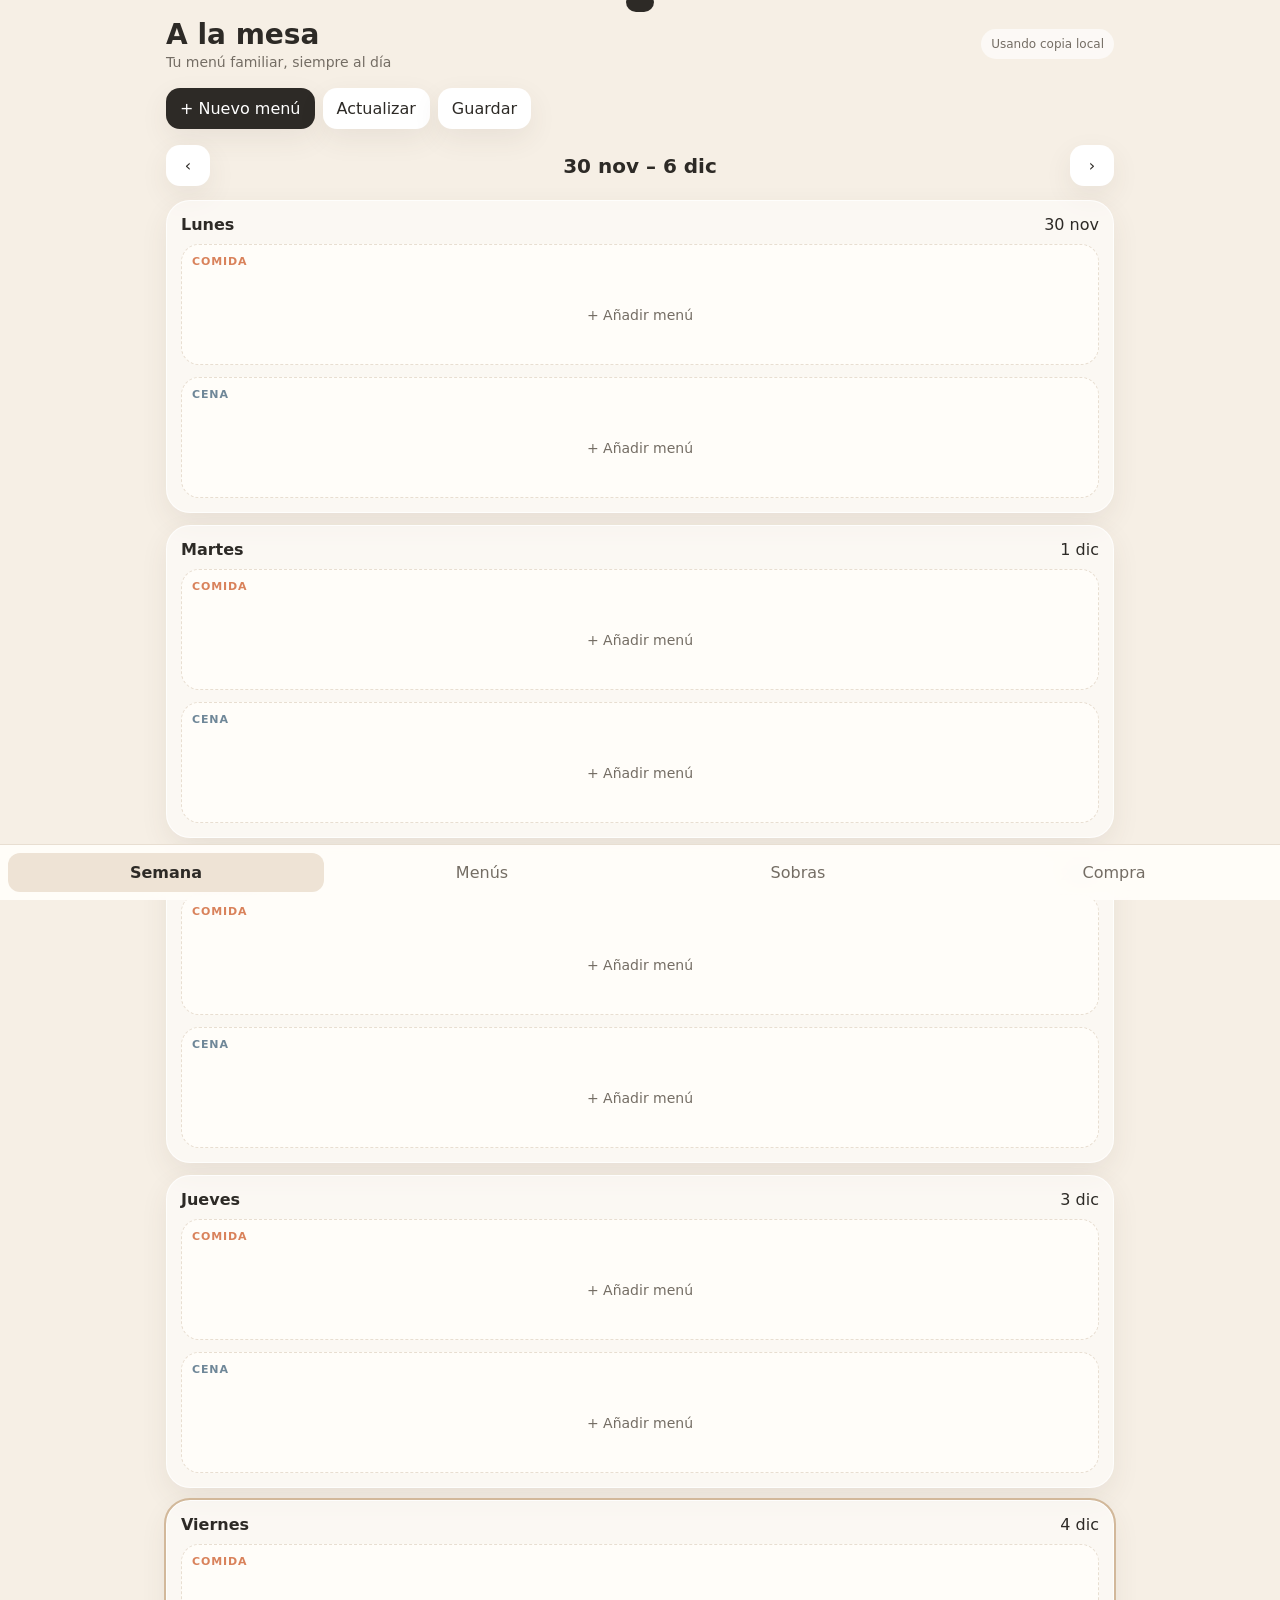
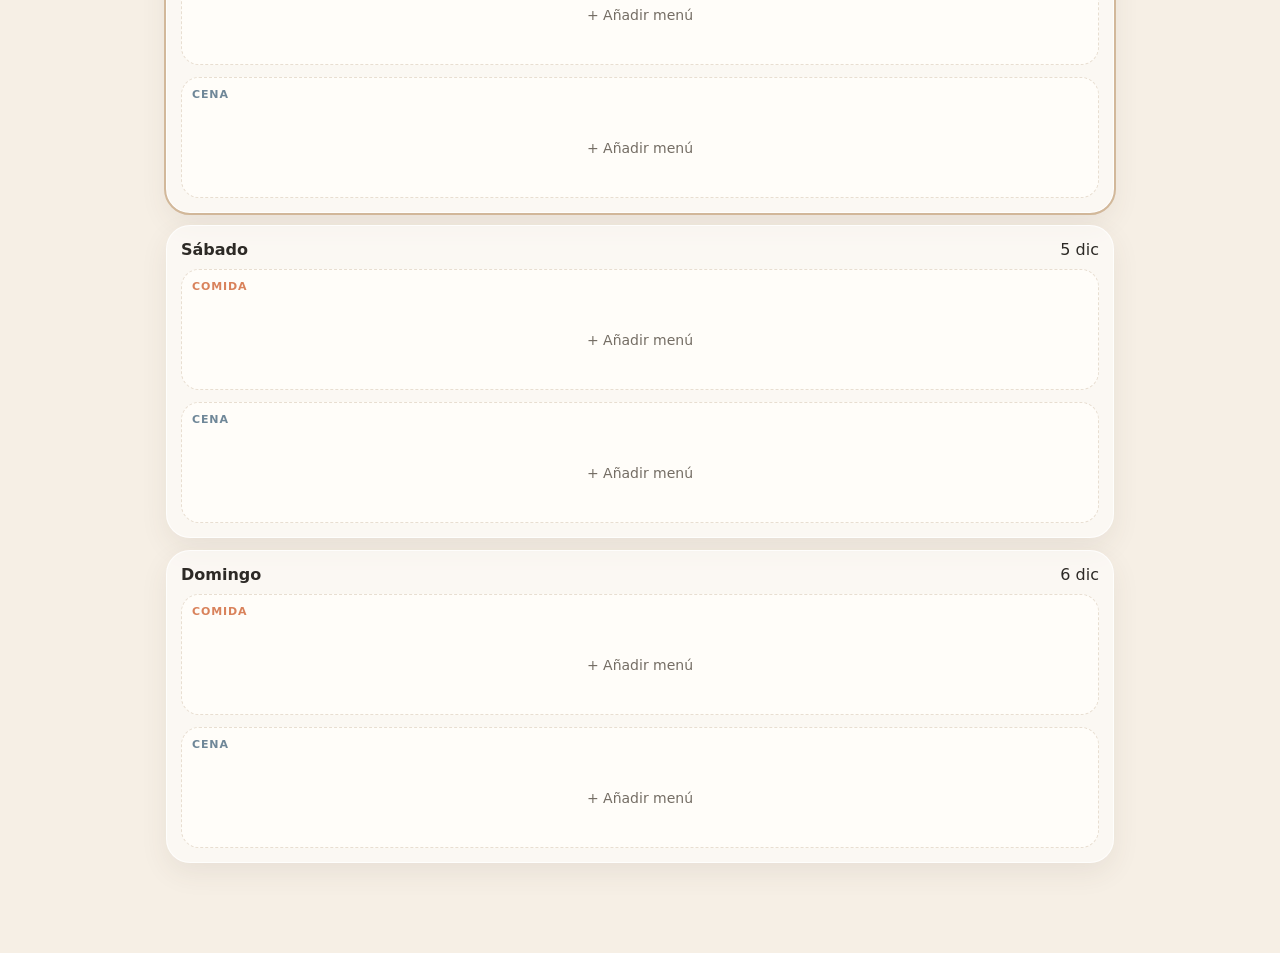
<file: a-la-mesa-tipografia-grande.html>
<!doctype html>
<html lang="es">
<head>
  <meta charset="utf-8" />
  <meta name="viewport" content="width=device-width, initial-scale=1, viewport-fit=cover" />
  <meta name="theme-color" content="#f6efe5" />
  <link rel="icon" type="image/png" sizes="32x32" href="favicon-32.png" />
  <link rel="apple-touch-icon" sizes="180x180" href="apple-touch-icon.png" />
  <link rel="manifest" href="manifest.webmanifest" />
  <meta name="apple-mobile-web-app-capable" content="yes" />
  <meta name="apple-mobile-web-app-status-bar-style" content="default" />
  <meta name="apple-mobile-web-app-title" content="A la mesa" />
  <meta name="mobile-web-app-capable" content="yes" />
  <title>A la mesa</title>
  <style>
    :root{
      --bg:#f6efe5;--card:#fffdf9;--text:#2d2a26;--muted:#746d64;--line:#e8ded1;
      --meal:#d9825b;--dinner:#6f8798;--left:#e6b95a;--done:#6f9b79;--danger:#b95858;
      --shadow:0 10px 28px rgba(82,66,47,.08);--r:20px;
    }
    *{box-sizing:border-box} body{margin:0;font-family:Inter,ui-sans-serif,system-ui,-apple-system,Segoe UI,Roboto,sans-serif;background:var(--bg);color:var(--text)}
    button,input,select,textarea{font:inherit} button{cursor:pointer}
    .app{max-width:980px;margin:auto;min-height:100vh;padding:18px 16px 90px}
    header{display:flex;align-items:center;justify-content:space-between;gap:12px;margin-bottom:18px}
    .brand h1{margin:0;font-size:28px}.brand p{margin:3px 0 0;color:var(--muted);font-size:14px}
    .status{font-size:12px;color:var(--muted);background:rgba(255,255,255,.65);padding:8px 10px;border-radius:999px}
    .toolbar{display:flex;gap:8px;flex-wrap:wrap;margin-bottom:16px}
    .btn{border:0;border-radius:14px;padding:11px 14px;background:#fff;color:var(--text);box-shadow:var(--shadow)}
    .btn.primary{background:var(--text);color:#fff}.btn.soft{background:#efe5d8}.btn.danger{background:#f8e0e0;color:var(--danger)}
    .weeknav{display:grid;grid-template-columns:44px 1fr 44px;align-items:center;gap:8px;margin-bottom:14px}.weeknav h2{text-align:center;margin:0;font-size:20px}
    .days{display:grid;gap:12px}.day{background:rgba(255,255,255,.55);border:1px solid rgba(255,255,255,.75);border-radius:24px;padding:14px;box-shadow:var(--shadow)}
    .dayhead{display:flex;justify-content:space-between;align-items:center;margin-bottom:10px}.dayhead strong{text-transform:capitalize}.today{outline:2px solid #d2b89a}
    .slots{display:grid;grid-template-columns:1fr;gap:12px}.slot{min-height:118px;border:1px dashed var(--line);border-radius:18px;padding:10px;background:var(--card)}
    .slotlabel{font-size:11px;font-weight:800;letter-spacing:.08em;color:var(--muted);text-transform:uppercase;margin-bottom:8px}.slot.meal .slotlabel{color:var(--meal)}.slot.dinner .slotlabel{color:var(--dinner)}
    .menu-card{border-radius:15px;padding:10px;background:#fff;border:1px solid var(--line)}.menu-card.done{opacity:.65}.menu-card h3{margin:0 0 6px;font-size:18px}.meta{font-size:12px;color:var(--muted)}
    .tags{display:flex;gap:6px;flex-wrap:wrap;margin-top:8px}.tag{font-size:11px;border-radius:999px;padding:4px 7px;background:#f2ece4}.tag.done{background:#e1efe4;color:#3f6d48}.tag.left{background:#fff2c8;color:#745b16}
    .empty{display:flex;min-height:78px;align-items:center;justify-content:center;color:var(--muted);font-size:14px}
    .nav{position:fixed;left:0;right:0;bottom:0;background:rgba(255,253,249,.95);backdrop-filter:blur(12px);border-top:1px solid var(--line);display:grid;grid-template-columns:repeat(4,1fr);padding:8px max(8px,env(safe-area-inset-right)) calc(8px + env(safe-area-inset-bottom)) max(8px,env(safe-area-inset-left));z-index:20}
    .nav button{border:0;background:transparent;padding:10px 4px;color:var(--muted);border-radius:12px}.nav button.active{background:#eee3d5;color:var(--text);font-weight:700}
    .panel{display:none}.panel.active{display:block}.section-title{display:flex;justify-content:space-between;align-items:center;margin:8px 0 12px}.section-title h2{margin:0}
    .grid{display:grid;grid-template-columns:repeat(auto-fill,minmax(220px,1fr));gap:12px}.library-card{background:var(--card);border:1px solid var(--line);border-radius:18px;padding:14px;box-shadow:var(--shadow)}
    .library-card h3{margin:0 0 6px}.library-card .actions{display:flex;gap:6px;margin-top:12px}.small{padding:8px 10px;font-size:13px;box-shadow:none;border:1px solid var(--line)}
    .leftover{background:#fff9e9;border:1px solid #edd89c;border-radius:18px;padding:14px}.shop-item{display:flex;align-items:center;gap:10px;background:var(--card);padding:12px;border-radius:14px;border:1px solid var(--line)}
    .ingredient-entry{display:grid;grid-template-columns:1fr auto;gap:8px}.ingredient-list{display:grid;gap:7px;margin-top:8px}.ingredient-item{display:flex;align-items:center;gap:8px;background:#f7f1e9;border:1px solid var(--line);border-radius:12px;padding:8px 10px}.ingredient-item span{flex:1}.ingredient-item button{border:0;background:transparent;color:var(--danger);font-weight:800;font-size:18px;padding:0 4px}
    dialog{border:0;border-radius:22px;padding:0;max-width:520px;width:calc(100% - 28px);box-shadow:0 30px 80px rgba(0,0,0,.25)}dialog::backdrop{background:rgba(35,31,27,.45)}
    .modal{padding:18px}.modal h2{margin:0 0 14px}.form{display:grid;gap:12px}.field{display:grid;gap:6px}.field label{font-size:13px;font-weight:700}.field input,.field select,.field textarea{width:100%;border:1px solid var(--line);border-radius:12px;padding:11px;background:#fff}.row{display:grid;grid-template-columns:1fr 1fr;gap:10px}.modal-actions{display:flex;justify-content:flex-end;gap:8px;margin-top:16px}
    .toast{position:fixed;top:16px;left:50%;transform:translateX(-50%) translateY(-120%);background:#2d2a26;color:#fff;padding:10px 14px;border-radius:999px;transition:.25s;z-index:50}.toast.show{transform:translateX(-50%) translateY(0)}
    @media(max-width:900px){
      body{font-size:21px}
      .app{padding:14px 12px 104px;max-width:100%}
      header{align-items:flex-start;margin-bottom:16px}
      .brand h1{font-size:36px;line-height:1.1}
      .brand p{font-size:18px;margin-top:6px}
      .status{font-size:15px;padding:10px 12px;white-space:nowrap}
      .toolbar{display:grid;grid-template-columns:1fr 1fr;gap:10px}
      .toolbar .btn{width:100%;padding:16px 14px;font-size:19px;font-weight:650}
      .toolbar .btn.primary{grid-column:1/-1}
      .weeknav{grid-template-columns:52px 1fr 52px;margin:10px 0 16px}
      .weeknav h2{font-size:25px}
      .weeknav .btn{padding:14px 10px;font-size:28px}
      .days{gap:14px}
      .day{padding:14px;border-radius:22px}
      .dayhead{font-size:21px;margin-bottom:14px}
      .slots{grid-template-columns:1fr;gap:12px}
      .slot{min-height:118px;padding:13px;border-radius:18px}
      .slotlabel{font-size:15px;margin-bottom:12px}
      .empty{min-height:92px;font-size:19px}
      .menu-card{padding:14px}
      .menu-card h3{font-size:22px}
      .meta{font-size:17px}
      .tag{font-size:15px;padding:7px 10px}
      .nav{padding-top:10px}
      .nav button{font-size:17px;padding:14px 4px}
      .section-title h2{font-size:32px}
      .grid{grid-template-columns:1fr}
      .library-card,.leftover,.shop-item{font-size:19px}
      .btn{font-size:19px}
      dialog{width:calc(100% - 20px)}
      .modal{padding:20px}
      .modal h2{font-size:30px}
      .row{grid-template-columns:1fr}
      .field label{font-size:18px}
      .field input,.field select,.field textarea{font-size:19px;padding:15px}
      .modal-actions{flex-wrap:wrap}
      .modal-actions .btn{flex:1;min-width:120px;padding:13px}
    }
    @media(max-width:430px){
      header{display:grid;grid-template-columns:1fr auto;gap:8px}
      .brand h1{font-size:34px}
      .brand p{font-size:17px}
      .status{font-size:13px;max-width:170px;white-space:normal;text-align:center}
      .toolbar{grid-template-columns:1fr 1fr}
      .toolbar .btn.primary{grid-column:1/-1}
      .day{padding:12px}
      .slot{min-height:112px}
    }
  </style>
</head>
<body>
<div class="toast" id="toast"></div>
<div class="app">
  <header><div class="brand"><h1>A la mesa</h1><p>Tu menú familiar, siempre al día</p></div><div class="status" id="saveStatus">Guardado</div></header>

  <section id="weekPanel" class="panel active">
    <div class="toolbar"><button class="btn primary" id="addMenuBtn">+ Nuevo menú</button><button class="btn" id="refreshBtn">Actualizar</button><button class="btn" id="saveBtn">Guardar</button></div>
    <div class="weeknav"><button class="btn" id="prevWeek">‹</button><h2 id="weekTitle"></h2><button class="btn" id="nextWeek">›</button></div>
    <div class="days" id="days"></div>
  </section>

  <section id="menusPanel" class="panel">
    <div class="section-title"><h2>Menús</h2><button class="btn primary" id="addMenuBtn2">+ Añadir</button></div>
    <div class="grid" id="menuLibrary"></div>
  </section>

  <section id="leftoversPanel" class="panel">
    <div class="section-title"><h2>Sobras</h2></div>
    <div class="grid" id="leftoversList"></div>
  </section>

  <section id="shopPanel" class="panel">
    <div class="section-title"><h2>Compra</h2><button class="btn" id="addShopBtn">+ Producto</button></div>
    <div class="grid" id="shopList"></div>
  </section>
</div>

<nav class="nav">
  <button class="active" data-panel="weekPanel">Semana</button><button data-panel="menusPanel">Menús</button><button data-panel="leftoversPanel">Sobras</button><button data-panel="shopPanel">Compra</button>
</nav>

<dialog id="menuDialog"><form method="dialog" class="modal" id="menuForm"><h2 id="menuDialogTitle">Nuevo menú</h2><div class="form">
  <input type="hidden" id="menuId"><div class="field"><label>Nombre</label><input id="menuName" required placeholder="Ej. Albóndigas con arroz"></div>
  <div class="row"><div class="field"><label>Tipo</label><select id="menuType"><option value="both">Comida y cena</option><option value="meal">Solo comida</option><option value="dinner">Solo cena</option></select></div><div class="field"><label>Tiempo</label><input id="menuTime" placeholder="30 min"></div></div>
  <div class="field"><label>Ingredientes</label><div class="ingredient-entry"><input id="ingredientInput" placeholder="Ej. Tomates"><button class="btn soft" type="button" id="addIngredientBtn">Añadir</button></div><div class="ingredient-list" id="ingredientList"></div></div>
  <div class="field"><label>Notas</label><textarea id="menuNotes" rows="3" placeholder="Acompañamiento, preparación, observaciones..."></textarea></div>
</div><div class="modal-actions"><button class="btn" type="button" id="cancelMenuBtn">Cancelar</button><button class="btn primary" id="menuSubmit" type="submit">Guardar</button></div></form></dialog>

<dialog id="slotDialog"><div class="modal"><h2>Elegir menú</h2><div id="slotChoices" class="grid"></div><div class="modal-actions"><button class="btn" onclick="slotDialog.close()">Cancelar</button></div></div></dialog>
<dialog id="actionDialog"><div class="modal"><h2 id="actionTitle">Menú</h2><div class="form" id="actionButtons"></div><div class="modal-actions"><button class="btn" onclick="actionDialog.close()">Cerrar</button></div></div></dialog>
<dialog id="leftoverDialog"><form method="dialog" class="modal" id="leftoverForm"><h2>Registrar sobras</h2><div class="form"><div class="field"><label>Raciones</label><input id="leftoverServings" type="number" min="1" value="1"></div><div class="field"><label>Consumir antes de</label><input id="leftoverUntil" type="date"></div></div><div class="modal-actions"><button class="btn" value="cancel">Cancelar</button><button class="btn primary" value="default">Guardar</button></div></form></dialog>
<dialog id="shopDialog"><form method="dialog" class="modal" id="shopForm"><h2>Añadir producto</h2><div class="field"><label>Producto</label><input id="shopName" required placeholder="Ej. Tomates"></div><div class="modal-actions"><button class="btn" value="cancel">Cancelar</button><button class="btn primary" value="default">Añadir</button></div></form></dialog>

<script>
const $=s=>document.querySelector(s), $$=s=>[...document.querySelectorAll(s)];
const KEY='a-la-mesa-v1';
const API_URL='https://script.google.com/macros/s/AKfycbyLr8kf7iwpyHsPXoQXEPdpQIgH9kmzyvTfFfL885MiIxXoIx4JhddlDiwWLzibndZHHQ/exec';
let remoteSaveTimer=null;
const defaultState={menus:[
{id:crypto.randomUUID(),name:'Pizza casera',type:'dinner',time:'45 min',notes:'Viernes noche'},
{id:crypto.randomUUID(),name:'Quiche de verduras',type:'both',time:'50 min',notes:''},
{id:crypto.randomUUID(),name:'Albóndigas de pollo con arroz',type:'meal',time:'40 min',notes:''}
],plans:{},leftovers:[],shop:[],weekOffset:0,updatedAt:Date.now()};
let state=load(); let selectedSlot=null, selectedPlan=null, selectedLeftoverSource=null; let draftIngredients=[];
state.menus=state.menus.map(m=>({...m,ingredients:Array.isArray(m.ingredients)?m.ingredients:[]}));
state.shop=Array.isArray(state.shop)?state.shop:[];
state.shopDismissed=Array.isArray(state.shopDismissed)?state.shopDismissed:[];
state.shop=state.shop.filter(i=>i.source!=='menu'&&i.source!=='auto');
function load(){try{return JSON.parse(localStorage.getItem(KEY))||structuredClone(defaultState)}catch{return structuredClone(defaultState)}}
function normalizeState(data){
 const next={...structuredClone(defaultState),...(data||{})};
 next.menus=Array.isArray(next.menus)?next.menus:[];
 next.plans=next.plans&&typeof next.plans==='object'?next.plans:{};
 next.leftovers=Array.isArray(next.leftovers)?next.leftovers:[];
 next.shop=Array.isArray(next.shop)?next.shop:[];
 next.shopDismissed=Array.isArray(next.shopDismissed)?next.shopDismissed:[];
 next.menus=next.menus.map(m=>({...m,ingredients:Array.isArray(m.ingredients)?m.ingredients:[]}));
 return next;
}
function persist(msg='Guardado',sync=true){
 state.updatedAt=Date.now();
 localStorage.setItem(KEY,JSON.stringify(state));
 $('#saveStatus').textContent=sync?'Guardando…':msg;
 if(sync){
  clearTimeout(remoteSaveTimer);
  remoteSaveTimer=setTimeout(()=>saveRemote(msg),450);
 }else toast(msg);
}
async function saveRemote(msg='Guardado en todos los dispositivos'){
 clearTimeout(remoteSaveTimer);
 $('#saveStatus').textContent='Guardando online…';
 try{
  const response=await fetch(API_URL,{method:'POST',headers:{'Content-Type':'text/plain;charset=utf-8'},body:JSON.stringify({data:state})});
  if(!response.ok)throw new Error('HTTP '+response.status);
  const result=await response.json();
  if(!result.ok)throw new Error(result.error||'No se pudo guardar');
  if(result.updatedAt)state.updatedAt=result.updatedAt;
  localStorage.setItem(KEY,JSON.stringify(state));
  $('#saveStatus').textContent='Guardado online';
  toast(msg);
 }catch(error){
  console.error(error);
  $('#saveStatus').textContent='Guardado solo en este dispositivo';
  toast('Sin conexión: se guardó una copia local');
 }
}
async function loadRemote(showMessage=true){
 $('#saveStatus').textContent='Actualizando…';
 try{
  const response=await fetch(API_URL+'?t='+Date.now(),{cache:'no-store'});
  if(!response.ok)throw new Error('HTTP '+response.status);
  const result=await response.json();
  if(!result.ok)throw new Error(result.error||'No se pudieron cargar los datos');
  const online=normalizeState(result.data);
  const localUpdated=Number(state.updatedAt||0), onlineUpdated=Number(online.updatedAt||0);
  if(onlineUpdated>0 || localUpdated===0){state=online;localStorage.setItem(KEY,JSON.stringify(state));}
  $('#saveStatus').textContent='Datos compartidos al día';
  renderAll();
  if(showMessage)toast('Datos actualizados desde Google');
 }catch(error){
  console.error(error);
  $('#saveStatus').textContent='Usando copia local';
  renderAll();
  if(showMessage)toast('No se pudo conectar con Google');
 }
}
function toast(t){const el=$('#toast');el.textContent=t;el.classList.add('show');setTimeout(()=>el.classList.remove('show'),1700)}
function mondayOf(offset=0){const d=new Date();d.setHours(12,0,0,0);const day=(d.getDay()+6)%7;d.setDate(d.getDate()-day+offset*7);return d}
function keyFor(date,slot){return date.toISOString().slice(0,10)+'_'+slot}
function fmtDate(d){return d.toLocaleDateString('es-ES',{day:'numeric',month:'short'})}
function normalizeIngredient(name){return name.trim().toLocaleLowerCase('es-ES')}
function currentWeekPlanEntries(){
 const start=mondayOf(state.weekOffset),end=new Date(start);end.setDate(end.getDate()+7);
 return Object.entries(state.plans).filter(([k])=>{const datePart=k.slice(0,10);const d=new Date(datePart+'T12:00:00');return d>=start&&d<end});
}
function automaticShoppingItems(){
 const grouped=new Map();
 currentWeekPlanEntries().forEach(([,plan])=>{
  const menu=state.menus.find(m=>m.id===plan.menuId);if(!menu)return;
  (menu.ingredients||[]).forEach(name=>{
   const key=normalizeIngredient(name);if(!key)return;
   if(!grouped.has(key))grouped.set(key,{name,count:0,menus:new Set()});
   const item=grouped.get(key);item.count++;item.menus.add(menu.name);
  });
 });
 return [...grouped.entries()].filter(([key])=>!state.shopDismissed.includes(key)).map(([key,item])=>({id:'auto:'+key,key,name:item.name,count:item.count,menus:[...item.menus],source:'auto',done:false}));
}
function manualShoppingItems(){return state.shop.filter(i=>i.source!=='menu'&&i.source!=='auto')}
function cleanupDismissedIngredients(){
 const needed=new Set();
 currentWeekPlanEntries().forEach(([,plan])=>{const menu=state.menus.find(m=>m.id===plan.menuId);(menu?.ingredients||[]).forEach(name=>needed.add(normalizeIngredient(name)))});
 state.shopDismissed=state.shopDismissed.filter(key=>needed.has(key));
}
function renderAll(){cleanupDismissedIngredients();renderWeek();renderMenus();renderLeftovers();renderShop();}
function renderWeek(){const start=mondayOf(state.weekOffset);const end=new Date(start);end.setDate(end.getDate()+6);$('#weekTitle').textContent=`${fmtDate(start)} – ${fmtDate(end)}`;const wrap=$('#days');wrap.innerHTML='';
 for(let i=0;i<7;i++){const d=new Date(start);d.setDate(d.getDate()+i);const day=document.createElement('article');day.className='day'+(new Date().toDateString()===d.toDateString()?' today':'');day.innerHTML=`<div class="dayhead"><strong>${d.toLocaleDateString('es-ES',{weekday:'long'})}</strong><span>${fmtDate(d)}</span></div><div class="slots"><div class="slot meal" data-date="${d.toISOString()}" data-slot="meal"><div class="slotlabel">Comida</div>${slotHtml(d,'meal')}</div><div class="slot dinner" data-date="${d.toISOString()}" data-slot="dinner"><div class="slotlabel">Cena</div>${slotHtml(d,'dinner')}</div></div>`;wrap.appendChild(day)}
 $$('.slot').forEach(el=>el.addEventListener('click',e=>{if(e.target.closest('.menu-card')) return;openSlot(el.dataset.date,el.dataset.slot)}));
 $$('.menu-card').forEach(el=>el.addEventListener('click',()=>openActions(el.dataset.key)));
}
function slotHtml(date,slot){const k=keyFor(date,slot),p=state.plans[k];if(!p)return `<div class="empty">+ Añadir menú</div>`;const m=state.menus.find(x=>x.id===p.menuId);if(!m)return `<div class="empty">Menú no disponible</div>`;return `<div class="menu-card ${p.done?'done':''}" data-key="${k}"><h3>${m.name}</h3><div class="meta">${m.time||'Sin tiempo indicado'}</div><div class="tags">${p.done?'<span class="tag done">✓ Comido</span>':'<span class="tag">Previsto</span>'}${p.movedFrom?'<span class="tag">Movido</span>':''}${p.hasLeftovers?'<span class="tag left">Sobras</span>':''}</div></div>`}
function openSlot(dateIso,slot){selectedSlot={date:new Date(dateIso),slot};const choices=$('#slotChoices');choices.innerHTML='';state.menus.filter(m=>m.type==='both'||m.type===slot).forEach(m=>{const b=document.createElement('button');b.className='btn';b.textContent=m.name;b.onclick=()=>{state.plans[keyFor(selectedSlot.date,slot)]={menuId:m.id,done:false};persist();slotDialog.close();renderAll()};choices.appendChild(b)});if(!choices.children.length)choices.innerHTML='<p>No hay menús compatibles.</p>';slotDialog.showModal()}
function openActions(k){selectedPlan=k;const p=state.plans[k],m=state.menus.find(x=>x.id===p.menuId);$('#actionTitle').textContent=m.name;const box=$('#actionButtons');box.innerHTML='';
 const add=(t,fn,cls='btn')=>{const b=document.createElement('button');b.className=cls;b.textContent=t;b.onclick=fn;box.appendChild(b)};
 add(p.done?'Marcar como pendiente':'✓ Lo hemos comido',()=>{p.done=!p.done;persist();actionDialog.close();renderAll()},'btn primary');
 add('Hemos comido otro menú',()=>{actionDialog.close();const [date,slot]=k.split('_');openSwap(date,slot,p)});
 add('Registrar sobras',()=>{selectedLeftoverSource={k,menuId:p.menuId};$('#leftoverUntil').value=new Date(Date.now()+3*864e5).toISOString().slice(0,10);actionDialog.close();leftoverDialog.showModal()});
 add('Quitar de la semana',()=>{delete state.plans[k];persist();actionDialog.close();renderAll()},'btn danger');actionDialog.showModal()}
function openSwap(date,slot,current){selectedSlot={date:new Date(date+'T12:00:00'),slot};const choices=$('#slotChoices');choices.innerHTML='';state.menus.filter(m=>m.id!==current.menuId&&(m.type==='both'||m.type===slot)).forEach(m=>{const b=document.createElement('button');b.className='btn';b.textContent=m.name;b.onclick=()=>{const old=current.menuId;state.plans[date+'_'+slot]={menuId:m.id,done:true,movedFrom:false};const future=Object.entries(state.plans).find(([kk,v])=>kk!==date+'_'+slot&&v.menuId===m.id&&!v.done);if(future){future[1].menuId=old;future[1].movedFrom=date}else{state.plans[date+'_'+slot].replacedMenuId=old}persist('Semana reorganizada');slotDialog.close();renderAll()};choices.appendChild(b)});slotDialog.showModal()}
function renderMenus(){const el=$('#menuLibrary');el.innerHTML='';state.menus.forEach(m=>{const c=document.createElement('article');c.className='library-card';const ingredientText=(m.ingredients||[]).length?`<div class="meta" style="margin-top:8px">Ingredientes: ${m.ingredients.join(', ')}</div>`:'';c.innerHTML=`<h3>${m.name}</h3><div class="meta">${m.type==='both'?'Comida y cena':m.type==='meal'?'Comida':'Cena'} · ${m.time||'Sin tiempo'}</div>${ingredientText}<p>${m.notes||''}</p><div class="actions"><button class="btn small edit">Editar</button><button class="btn small danger delete">Eliminar</button></div>`;c.querySelector('.edit').onclick=()=>editMenu(m.id);c.querySelector('.delete').onclick=()=>{if(confirm('¿Eliminar este menú?')){state.menus=state.menus.filter(x=>x.id!==m.id);persist();renderAll()}};el.appendChild(c)});if(!state.menus.length)el.innerHTML='<p>No hay menús todavía.</p>'}
function renderLeftovers(){const el=$('#leftoversList');el.innerHTML='';state.leftovers.forEach(l=>{const m=state.menus.find(x=>x.id===l.menuId);const c=document.createElement('article');c.className='leftover';c.innerHTML=`<h3>Sobras de ${m?.name||'menú'}</h3><p>${l.servings} ración(es)</p><div class="meta">Consumir antes del ${new Date(l.until+'T12:00:00').toLocaleDateString('es-ES')}</div><div class="actions"><button class="btn small use">Colocar en semana</button><button class="btn small danger delete">Eliminar</button></div>`;c.querySelector('.use').onclick=()=>{selectedLeftoverSource={leftoverId:l.id,menuId:l.menuId};openLeftoverPlacement()};c.querySelector('.delete').onclick=()=>{state.leftovers=state.leftovers.filter(x=>x.id!==l.id);persist();renderAll()};el.appendChild(c)});if(!state.leftovers.length)el.innerHTML='<p>No hay sobras registradas.</p>'}
function openLeftoverPlacement(){const start=mondayOf(state.weekOffset),choices=$('#slotChoices');choices.innerHTML='';for(let i=0;i<7;i++){const d=new Date(start);d.setDate(d.getDate()+i);['meal','dinner'].forEach(slot=>{const b=document.createElement('button');b.className='btn';b.textContent=`${d.toLocaleDateString('es-ES',{weekday:'short',day:'numeric'})} · ${slot==='meal'?'Comida':'Cena'}`;b.onclick=()=>{state.plans[keyFor(d,slot)]={menuId:selectedLeftoverSource.menuId,done:false,fromLeftovers:true};state.leftovers=state.leftovers.filter(x=>x.id!==selectedLeftoverSource.leftoverId);persist('Sobras colocadas');slotDialog.close();renderAll()};choices.appendChild(b)})}slotDialog.showModal()}
function renderShop(){
 const el=$('#shopList');el.innerHTML='';
 const items=[...automaticShoppingItems(),...manualShoppingItems()];
 items.forEach(i=>{
  const c=document.createElement('label');c.className='shop-item';
  const detail=i.source==='auto'?(i.count>1?`<small class="meta">Necesario para ${i.count} menús</small>`:''):'';
  c.innerHTML=`<input type="checkbox" ${i.done?'checked':''}><span style="flex:1;${i.done?'text-decoration:line-through;opacity:.55':''}"><strong>${i.name}</strong>${detail}</span><button class="btn small danger" title="Quitar de la lista">×</button>`;
  const checkbox=c.querySelector('input');
  if(i.source==='auto'){
   checkbox.onchange=e=>{if(e.target.checked){const key=i.key;if(!state.shopDismissed.includes(key))state.shopDismissed.push(key);persist('Ingrediente marcado como disponible');renderShop()}else renderShop()};
   c.querySelector('button').onclick=e=>{e.preventDefault();if(!state.shopDismissed.includes(i.key))state.shopDismissed.push(i.key);persist('Ingrediente quitado de la compra');renderShop()};
  }else{
   checkbox.onchange=e=>{i.done=e.target.checked;persist();renderShop()};
   c.querySelector('button').onclick=e=>{e.preventDefault();state.shop=state.shop.filter(x=>x.id!==i.id);persist();renderShop()};
  }
  el.appendChild(c)
 });
 if(!items.length)el.innerHTML='<p>La lista de la compra está vacía. Añade menús con ingredientes a esta semana o incorpora un producto manualmente.</p>'
}
function renderIngredientDraft(){const el=$('#ingredientList');el.innerHTML='';draftIngredients.forEach((name,index)=>{const row=document.createElement('div');row.className='ingredient-item';row.innerHTML=`<span>${name}</span><button type="button" aria-label="Eliminar ingrediente">×</button>`;row.querySelector('button').onclick=()=>{draftIngredients.splice(index,1);renderIngredientDraft()};el.appendChild(row)})}
function addDraftIngredient(){const input=$('#ingredientInput'),name=input.value.trim();if(!name)return;const exists=draftIngredients.some(x=>x.localeCompare(name,'es',{sensitivity:'base'})===0);if(!exists)draftIngredients.push(name);input.value='';renderIngredientDraft();input.focus()}
function editMenu(id=null){const m=state.menus.find(x=>x.id===id);$('#menuDialogTitle').textContent=m?'Editar menú':'Nuevo menú';$('#menuId').value=m?.id||'';$('#menuName').value=m?.name||'';$('#menuType').value=m?.type||'both';$('#menuTime').value=m?.time||'';$('#menuNotes').value=m?.notes||'';$('#ingredientInput').value='';draftIngredients=[...(m?.ingredients||[])];renderIngredientDraft();menuDialog.showModal()}
$('#menuForm').addEventListener('submit',e=>{e.preventDefault();const id=$('#menuId').value;const data={id:id||crypto.randomUUID(),name:$('#menuName').value.trim(),type:$('#menuType').value,time:$('#menuTime').value.trim(),ingredients:[...draftIngredients],notes:$('#menuNotes').value.trim()};if(!data.name)return;const idx=state.menus.findIndex(x=>x.id===id);idx>=0?state.menus[idx]=data:state.menus.push(data);persist();menuDialog.close();renderAll()});
$('#addIngredientBtn').onclick=addDraftIngredient;$('#ingredientInput').addEventListener('keydown',e=>{if(e.key==='Enter'){e.preventDefault();addDraftIngredient()}});$('#cancelMenuBtn').onclick=()=>menuDialog.close();
$('#leftoverForm').addEventListener('submit',e=>{e.preventDefault();const servings=Number($('#leftoverServings').value)||1,until=$('#leftoverUntil').value;if(!until)return;state.leftovers.push({id:crypto.randomUUID(),menuId:selectedLeftoverSource.menuId,servings,until});state.plans[selectedLeftoverSource.k].hasLeftovers=true;persist('Sobras registradas');leftoverDialog.close();renderAll()});
$('#shopForm').addEventListener('submit',e=>{e.preventDefault();const name=$('#shopName').value.trim();if(!name)return;state.shop.push({id:crypto.randomUUID(),name,done:false,source:'manual'});$('#shopName').value='';persist();shopDialog.close();renderShop()});
$('#addMenuBtn').onclick=$('#addMenuBtn2').onclick=()=>editMenu();$('#addShopBtn').onclick=()=>shopDialog.showModal();$('#prevWeek').onclick=()=>{state.weekOffset--;persist();renderWeek()};$('#nextWeek').onclick=()=>{state.weekOffset++;persist();renderWeek()};$('#saveBtn').onclick=()=>saveRemote();$('#refreshBtn').onclick=()=>loadRemote(true);
$$('.nav button').forEach(b=>b.onclick=()=>{$$('.nav button').forEach(x=>x.classList.remove('active'));b.classList.add('active');$$('.panel').forEach(p=>p.classList.remove('active'));$('#'+b.dataset.panel).classList.add('active')});
window.addEventListener('beforeunload',()=>localStorage.setItem(KEY,JSON.stringify(state)));renderAll();loadRemote(false);
</script>
</body>
</html>
</file>
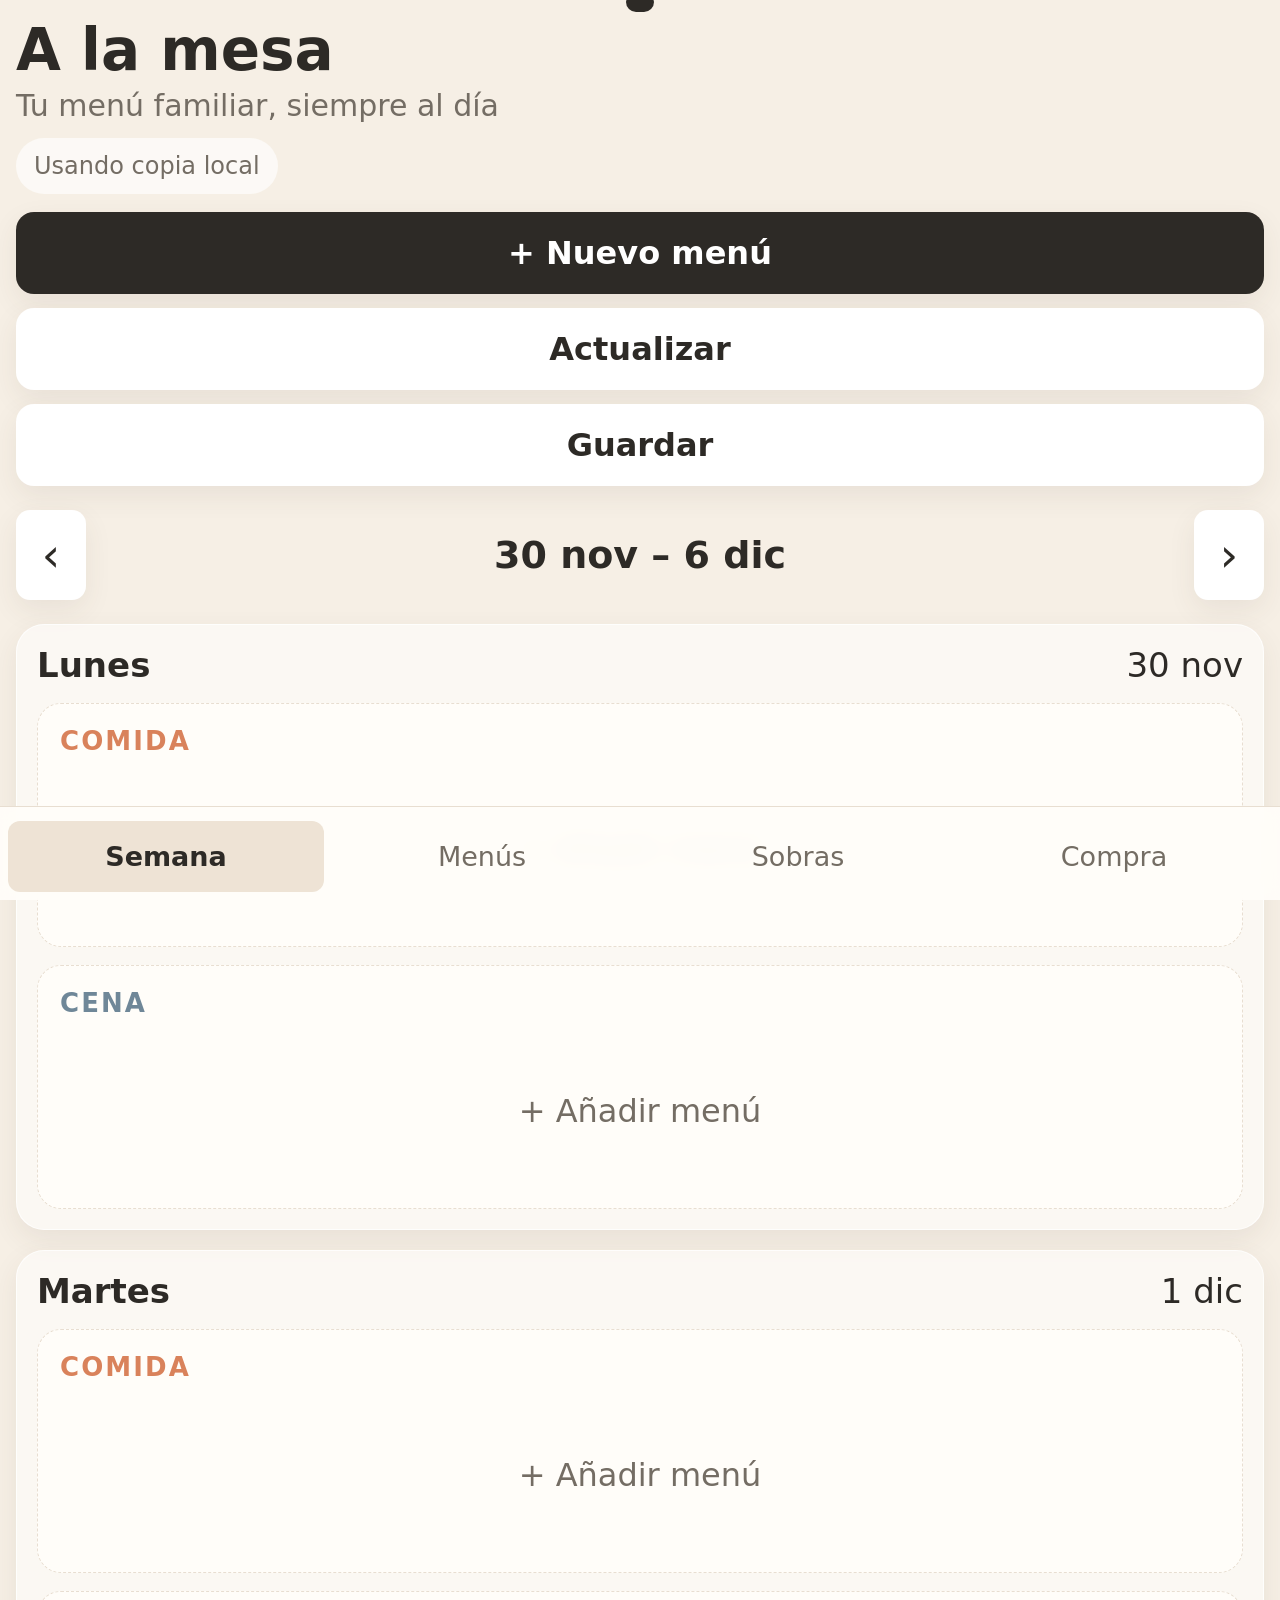
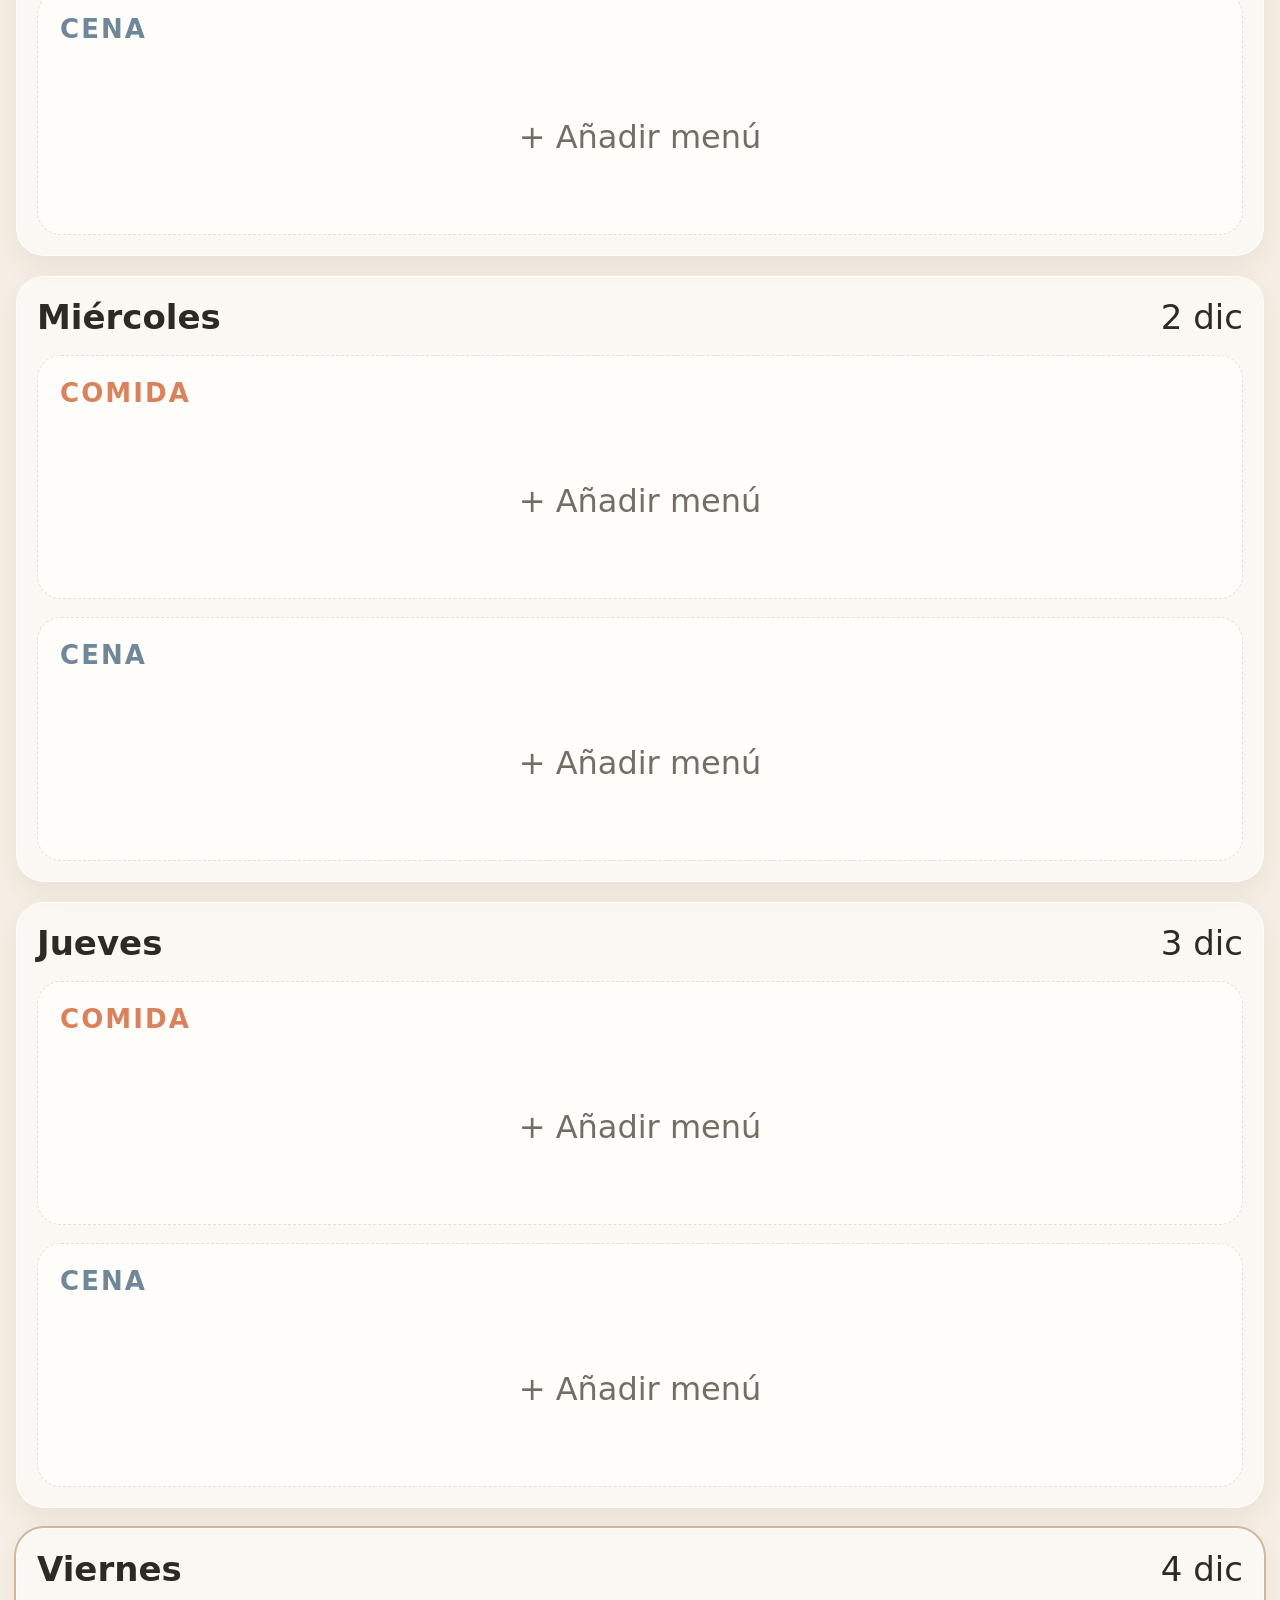
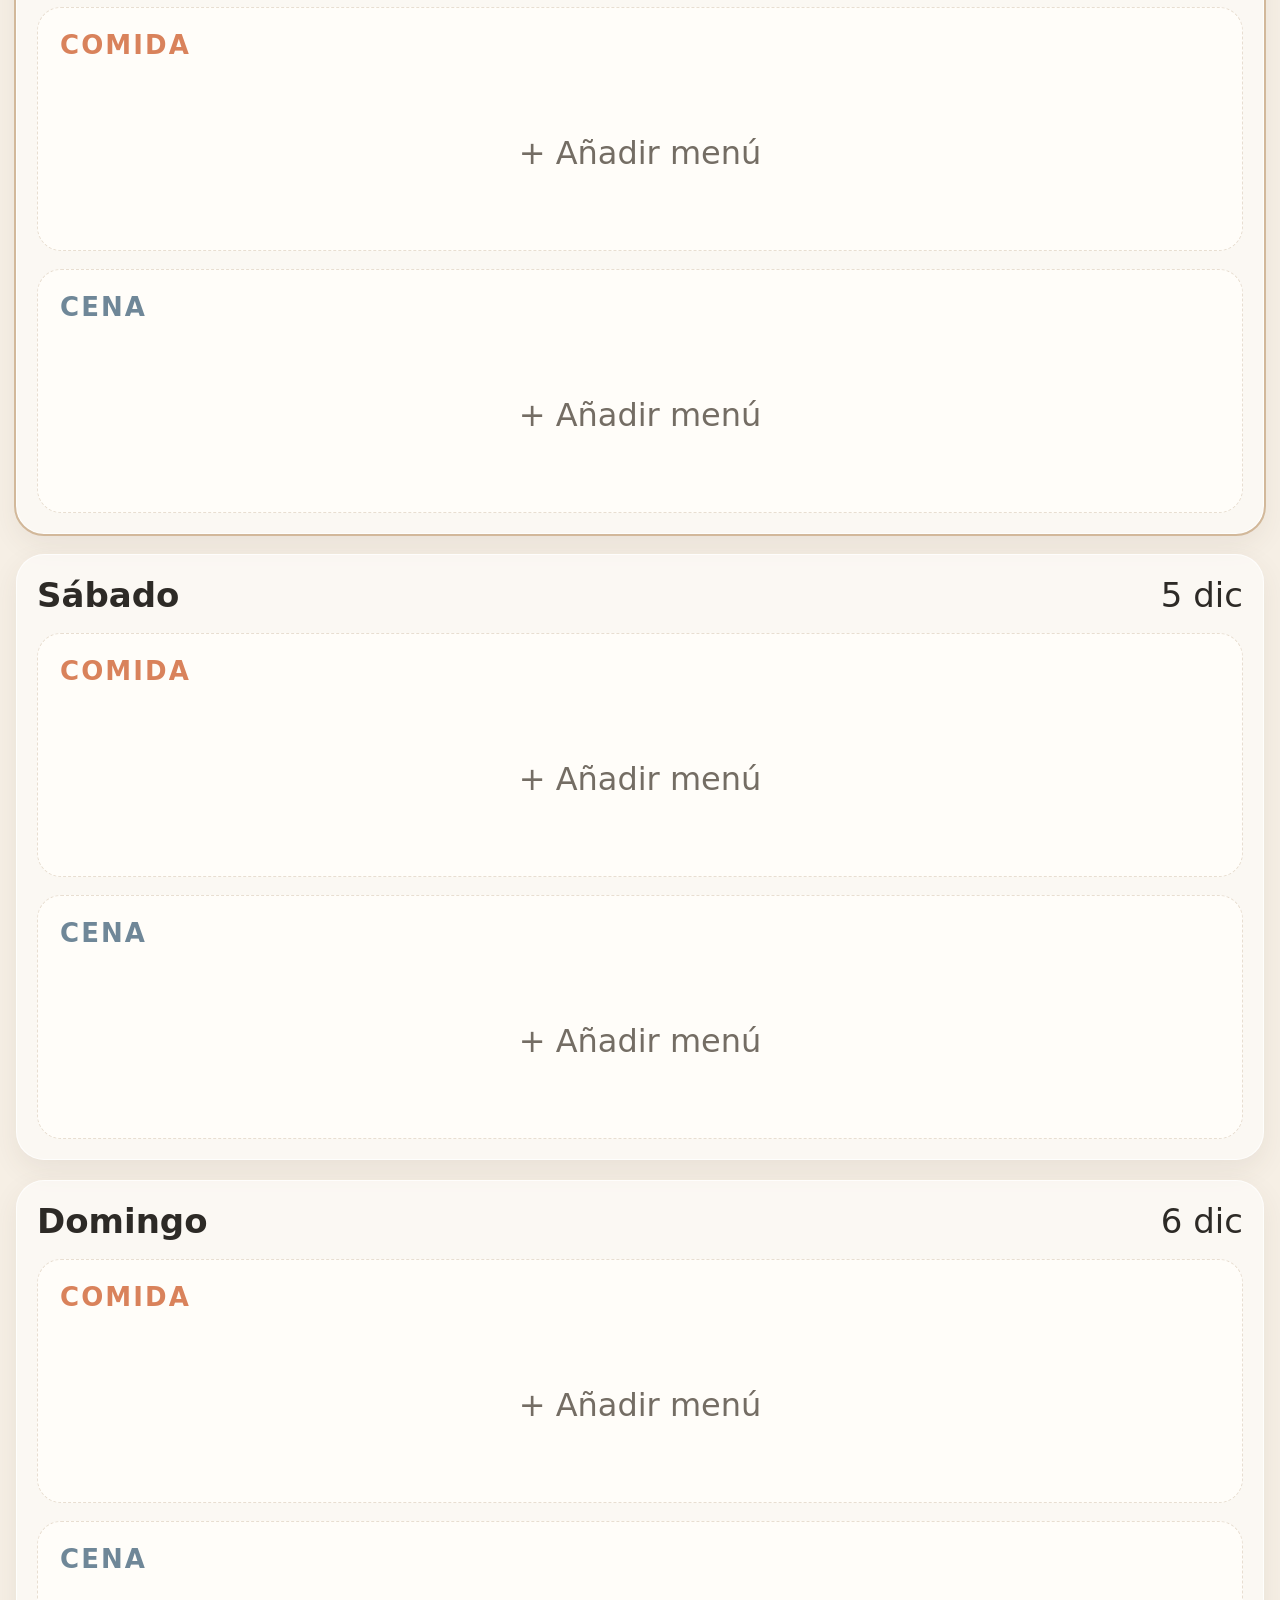
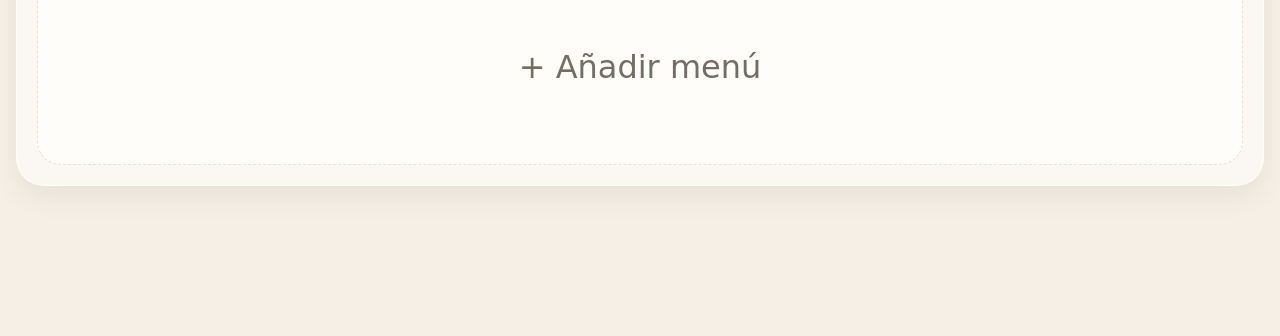
<file: a-la-mesa-varios-menus.html>
<!doctype html>
<html lang="es">
<head>
  <meta charset="utf-8" />
  <meta name="viewport" content="width=device-width, initial-scale=1, viewport-fit=cover" />
  <meta name="theme-color" content="#f6efe5" />
  <link rel="icon" type="image/png" sizes="32x32" href="favicon-32.png" />
  <link rel="apple-touch-icon" sizes="180x180" href="apple-touch-icon.png" />
  <link rel="manifest" href="manifest.webmanifest" />
  <meta name="apple-mobile-web-app-capable" content="yes" />
  <meta name="apple-mobile-web-app-status-bar-style" content="default" />
  <meta name="apple-mobile-web-app-title" content="A la mesa" />
  <meta name="mobile-web-app-capable" content="yes" />
  <title>A la mesa</title>
  <style>
    :root{
      --bg:#f6efe5;--card:#fffdf9;--text:#2d2a26;--muted:#746d64;--line:#e8ded1;
      --meal:#d9825b;--dinner:#6f8798;--left:#e6b95a;--done:#6f9b79;--danger:#b95858;
      --shadow:0 10px 28px rgba(82,66,47,.08);--r:20px;
    }
    *{box-sizing:border-box} body{margin:0;font-family:Inter,ui-sans-serif,system-ui,-apple-system,Segoe UI,Roboto,sans-serif;background:var(--bg);color:var(--text)}
    button,input,select,textarea{font:inherit} button{cursor:pointer}
    .app{max-width:980px;margin:auto;min-height:100vh;padding:18px 16px 90px}
    header{display:flex;align-items:center;justify-content:space-between;gap:12px;margin-bottom:18px}
    .brand h1{margin:0;font-size:28px}.brand p{margin:3px 0 0;color:var(--muted);font-size:14px}
    .status{font-size:12px;color:var(--muted);background:rgba(255,255,255,.65);padding:8px 10px;border-radius:999px}
    .toolbar{display:flex;gap:8px;flex-wrap:wrap;margin-bottom:16px}
    .btn{border:0;border-radius:14px;padding:11px 14px;background:#fff;color:var(--text);box-shadow:var(--shadow)}
    .btn.primary{background:var(--text);color:#fff}.btn.soft{background:#efe5d8}.btn.danger{background:#f8e0e0;color:var(--danger)}
    .weeknav{display:grid;grid-template-columns:44px 1fr 44px;align-items:center;gap:8px;margin-bottom:14px}.weeknav h2{text-align:center;margin:0;font-size:20px}
    .days{display:grid;gap:12px}.day{background:rgba(255,255,255,.55);border:1px solid rgba(255,255,255,.75);border-radius:24px;padding:14px;box-shadow:var(--shadow)}
    .dayhead{display:flex;justify-content:space-between;align-items:center;margin-bottom:10px}.dayhead strong{text-transform:capitalize}.today{outline:2px solid #d2b89a}
    .slots{display:grid;grid-template-columns:1fr;gap:12px}.slot{min-height:118px;border:1px dashed var(--line);border-radius:18px;padding:10px;background:var(--card)}
    .slotlabel{font-size:11px;font-weight:800;letter-spacing:.08em;color:var(--muted);text-transform:uppercase;margin-bottom:8px}.slot.meal .slotlabel{color:var(--meal)}.slot.dinner .slotlabel{color:var(--dinner)}
    .menu-card{border-radius:15px;padding:10px;background:#fff;border:1px solid var(--line)}.menu-card.done{opacity:.65}.menu-card h3{margin:0 0 6px;font-size:18px}.meta{font-size:12px;color:var(--muted)}
    .tags{display:flex;gap:6px;flex-wrap:wrap;margin-top:8px}.tag{font-size:11px;border-radius:999px;padding:4px 7px;background:#f2ece4}.tag.done{background:#e1efe4;color:#3f6d48}.tag.left{background:#fff2c8;color:#745b16}
    .empty{display:flex;min-height:78px;align-items:center;justify-content:center;color:var(--muted);font-size:14px}
    .nav{position:fixed;left:0;right:0;bottom:0;background:rgba(255,253,249,.95);backdrop-filter:blur(12px);border-top:1px solid var(--line);display:grid;grid-template-columns:repeat(4,1fr);padding:8px max(8px,env(safe-area-inset-right)) calc(8px + env(safe-area-inset-bottom)) max(8px,env(safe-area-inset-left));z-index:20}
    .nav button{border:0;background:transparent;padding:10px 4px;color:var(--muted);border-radius:12px}.nav button.active{background:#eee3d5;color:var(--text);font-weight:700}
    .panel{display:none}.panel.active{display:block}.section-title{display:flex;justify-content:space-between;align-items:center;margin:8px 0 12px}.section-title h2{margin:0}
    .grid{display:grid;grid-template-columns:repeat(auto-fill,minmax(220px,1fr));gap:12px}.library-card{background:var(--card);border:1px solid var(--line);border-radius:18px;padding:14px;box-shadow:var(--shadow)}
    .library-card h3{margin:0 0 6px}.library-card .actions{display:flex;gap:6px;margin-top:12px}.small{padding:8px 10px;font-size:13px;box-shadow:none;border:1px solid var(--line)}
    .leftover{background:#fff9e9;border:1px solid #edd89c;border-radius:18px;padding:14px}.shop-item{display:flex;align-items:center;gap:10px;background:var(--card);padding:12px;border-radius:14px;border:1px solid var(--line)}
    .ingredient-entry{display:grid;grid-template-columns:1fr auto;gap:8px}.ingredient-list{display:grid;gap:7px;margin-top:8px}.ingredient-item{display:flex;align-items:center;gap:8px;background:#f7f1e9;border:1px solid var(--line);border-radius:12px;padding:8px 10px}.ingredient-item span{flex:1}.ingredient-item button{border:0;background:transparent;color:var(--danger);font-weight:800;font-size:18px;padding:0 4px}
    dialog{border:0;border-radius:22px;padding:0;max-width:520px;width:calc(100% - 28px);box-shadow:0 30px 80px rgba(0,0,0,.25)}dialog::backdrop{background:rgba(35,31,27,.45)}
    .modal{padding:18px}.modal h2{margin:0 0 14px}.form{display:grid;gap:12px}.field{display:grid;gap:6px}.field label{font-size:13px;font-weight:700}.field input,.field select,.field textarea{width:100%;border:1px solid var(--line);border-radius:12px;padding:11px;background:#fff}.row{display:grid;grid-template-columns:1fr 1fr;gap:10px}.modal-actions{display:flex;justify-content:flex-end;gap:8px;margin-top:16px}
    .toast{position:fixed;top:16px;left:50%;transform:translateX(-50%) translateY(-120%);background:#2d2a26;color:#fff;padding:10px 14px;border-radius:999px;transition:.25s;z-index:50}.toast.show{transform:translateX(-50%) translateY(0)}

    html.small-device body{font-size:21px}
    html.small-device .app{padding:14px 12px 110px;max-width:100%}
    html.small-device header{align-items:flex-start;gap:10px}
    html.small-device .brand h1{font-size:36px;line-height:1.1}
    html.small-device .brand p{font-size:18px;margin-top:6px}
    html.small-device .status{font-size:15px;padding:10px 12px}
    html.small-device .toolbar{display:grid;grid-template-columns:1fr;gap:10px}
    html.small-device .toolbar .btn{width:100%;padding:16px 14px;font-size:20px;font-weight:700}
    html.small-device .weeknav{grid-template-columns:52px 1fr 52px;margin:18px 0}
    html.small-device .weeknav h2{font-size:26px}
    html.small-device .weeknav .btn{padding:14px 10px;font-size:28px}
    html.small-device .slots{grid-template-columns:1fr}
    html.small-device .day{padding:16px;border-radius:22px}
    html.small-device .dayhead{font-size:22px;margin-bottom:14px}
    html.small-device .slot{min-height:120px;padding:16px}
    html.small-device .slotlabel{font-size:16px;margin-bottom:12px}
    html.small-device .empty{min-height:88px;font-size:20px}
    html.small-device .menu-card h3{font-size:23px}
    html.small-device .meta{font-size:17px}
    html.small-device .nav button{font-size:18px;padding:15px 4px}
    html.small-device .btn{font-size:19px}
    html.small-device .section-title h2{font-size:32px}
    html.small-device .field label{font-size:18px}
    html.small-device .field input,html.small-device .field select,html.small-device .field textarea{font-size:19px;padding:15px}
    @media(max-width:900px), (max-device-width:900px){
      body{font-size:21px}
      .app{padding:14px 12px 104px;max-width:100%}
      header{align-items:flex-start;margin-bottom:16px}
      .brand h1{font-size:36px;line-height:1.1}
      .brand p{font-size:18px;margin-top:6px}
      .status{font-size:15px;padding:10px 12px;white-space:nowrap}
      .toolbar{display:grid;grid-template-columns:1fr 1fr;gap:10px}
      .toolbar .btn{width:100%;padding:16px 14px;font-size:19px;font-weight:650}
      .toolbar .btn.primary{grid-column:1/-1}
      .weeknav{grid-template-columns:52px 1fr 52px;margin:10px 0 16px}
      .weeknav h2{font-size:25px}
      .weeknav .btn{padding:14px 10px;font-size:28px}
      .days{gap:14px}
      .day{padding:14px;border-radius:22px}
      .dayhead{font-size:21px;margin-bottom:14px}
      .slots{grid-template-columns:1fr;gap:12px}
      .slot{min-height:118px;padding:13px;border-radius:18px}
      .slotlabel{font-size:15px;margin-bottom:12px}
      .empty{min-height:92px;font-size:19px}
      .menu-card{padding:14px}
      .menu-card h3{font-size:22px}
      .meta{font-size:17px}
      .tag{font-size:15px;padding:7px 10px}
      .nav{padding-top:10px}
      .nav button{font-size:17px;padding:14px 4px}
      .section-title h2{font-size:32px}
      .grid{grid-template-columns:1fr}
      .library-card,.leftover,.shop-item{font-size:19px}
      .btn{font-size:19px}
      dialog{width:calc(100% - 20px)}
      .modal{padding:20px}
      .modal h2{font-size:30px}
      .row{grid-template-columns:1fr}
      .field label{font-size:18px}
      .field input,.field select,.field textarea{font-size:19px;padding:15px}
      .modal-actions{flex-wrap:wrap}
      .modal-actions .btn{flex:1;min-width:120px;padding:13px}
    }
    @media(max-width:430px), (max-device-width:430px){
      header{display:grid;grid-template-columns:1fr auto;gap:8px}
      .brand h1{font-size:34px}
      .brand p{font-size:17px}
      .status{font-size:13px;max-width:170px;white-space:normal;text-align:center}
      .toolbar{grid-template-columns:1fr 1fr}
      .toolbar .btn.primary{grid-column:1/-1}
      .day{padding:12px}
      .slot{min-height:112px}
    }

    /* Tipografía móvil extragrande */
    html.small-device body{font-size:34px}
    html.small-device .app{padding:20px 16px 150px}
    html.small-device header{display:grid;grid-template-columns:1fr;gap:14px}
    html.small-device .brand h1{font-size:58px;line-height:1.05}
    html.small-device .brand p{font-size:30px;line-height:1.25}
    html.small-device .status{font-size:24px;padding:14px 18px;justify-self:start}
    html.small-device .toolbar{grid-template-columns:1fr;gap:14px}
    html.small-device .toolbar .btn{font-size:32px;padding:22px 18px;border-radius:18px}
    html.small-device .weeknav{grid-template-columns:70px 1fr 70px;gap:12px;margin:24px 0}
    html.small-device .weeknav h2{font-size:38px;line-height:1.15}
    html.small-device .weeknav .btn{font-size:46px;padding:18px 10px}
    html.small-device .days{gap:20px}
    html.small-device .day{padding:20px;border-radius:28px}
    html.small-device .dayhead{font-size:34px;margin-bottom:18px}
    html.small-device .slots{gap:18px}
    html.small-device .slot{min-height:210px;padding:22px;border-radius:24px}
    html.small-device .slotlabel{font-size:26px;margin-bottom:18px}
    html.small-device .empty{min-height:150px;font-size:32px}
    html.small-device .menu-card{padding:20px}
    html.small-device .menu-card h3{font-size:36px;line-height:1.15}
    html.small-device .meta{font-size:28px}
    html.small-device .tag{font-size:24px;padding:10px 14px}
    html.small-device .nav{padding-top:14px}
    html.small-device .nav button{font-size:27px;padding:20px 4px}
    html.small-device .section-title h2{font-size:48px}
    html.small-device .library-card,html.small-device .leftover,html.small-device .shop-item{font-size:30px;padding:20px}
    html.small-device .btn{font-size:30px;padding:18px 20px}
    html.small-device .small{font-size:26px;padding:14px 16px}
    html.small-device dialog{width:calc(100% - 16px);max-width:none}
    html.small-device .modal{padding:24px}
    html.small-device .modal h2{font-size:44px}
    html.small-device .field label{font-size:30px}
    html.small-device .field input,html.small-device .field select,html.small-device .field textarea{font-size:30px;padding:20px}
    html.small-device .ingredient-item{font-size:28px;padding:16px}
    html.small-device .ingredient-item button{font-size:34px}

    @media(max-width:900px), (max-device-width:900px){
      body{font-size:34px}
      .app{padding:20px 16px 150px}
      header{display:grid;grid-template-columns:1fr;gap:14px}
      .brand h1{font-size:58px;line-height:1.05}
      .brand p{font-size:30px;line-height:1.25}
      .status{font-size:24px;padding:14px 18px;justify-self:start;white-space:normal}
      .toolbar{grid-template-columns:1fr;gap:14px}
      .toolbar .btn,.toolbar .btn.primary{grid-column:auto;font-size:32px;padding:22px 18px;border-radius:18px}
      .weeknav{grid-template-columns:70px 1fr 70px;gap:12px;margin:24px 0}
      .weeknav h2{font-size:38px;line-height:1.15}
      .weeknav .btn{font-size:46px;padding:18px 10px}
      .days{gap:20px}
      .day{padding:20px;border-radius:28px}
      .dayhead{font-size:34px;margin-bottom:18px}
      .slots{gap:18px}
      .slot{min-height:210px;padding:22px;border-radius:24px}
      .slotlabel{font-size:26px;margin-bottom:18px}
      .empty{min-height:150px;font-size:32px}
      .menu-card{padding:20px}
      .menu-card h3{font-size:36px;line-height:1.15}
      .meta{font-size:28px}
      .tag{font-size:24px;padding:10px 14px}
      .nav{padding-top:14px}
      .nav button{font-size:27px;padding:20px 4px}
      .section-title h2{font-size:48px}
      .library-card,.leftover,.shop-item{font-size:30px;padding:20px}
      .btn{font-size:30px;padding:18px 20px}
      .small{font-size:26px;padding:14px 16px}
      dialog{width:calc(100% - 16px);max-width:none}
      .modal{padding:24px}
      .modal h2{font-size:44px}
      .field label{font-size:30px}
      .field input,.field select,.field textarea{font-size:30px;padding:20px}
      .ingredient-item{font-size:28px;padding:16px}
      .ingredient-item button{font-size:34px}
    }
  </style>
</head>
<body>
<div class="toast" id="toast"></div>
<div class="app">
  <header><div class="brand"><h1>A la mesa</h1><p>Tu menú familiar, siempre al día</p></div><div class="status" id="saveStatus">Guardado</div></header>

  <section id="weekPanel" class="panel active">
    <div class="toolbar"><button class="btn primary" id="addMenuBtn">+ Nuevo menú</button><button class="btn" id="refreshBtn">Actualizar</button><button class="btn" id="saveBtn">Guardar</button></div>
    <div class="weeknav"><button class="btn" id="prevWeek">‹</button><h2 id="weekTitle"></h2><button class="btn" id="nextWeek">›</button></div>
    <div class="days" id="days"></div>
  </section>

  <section id="menusPanel" class="panel">
    <div class="section-title"><h2>Menús</h2><button class="btn primary" id="addMenuBtn2">+ Añadir</button></div>
    <div class="grid" id="menuLibrary"></div>
  </section>

  <section id="leftoversPanel" class="panel">
    <div class="section-title"><h2>Sobras</h2></div>
    <div class="grid" id="leftoversList"></div>
  </section>

  <section id="shopPanel" class="panel">
    <div class="section-title"><h2>Compra</h2><button class="btn" id="addShopBtn">+ Producto</button></div>
    <div class="grid" id="shopList"></div>
  </section>
</div>

<nav class="nav">
  <button class="active" data-panel="weekPanel">Semana</button><button data-panel="menusPanel">Menús</button><button data-panel="leftoversPanel">Sobras</button><button data-panel="shopPanel">Compra</button>
</nav>

<dialog id="menuDialog"><form method="dialog" class="modal" id="menuForm"><h2 id="menuDialogTitle">Nuevo menú</h2><div class="form">
  <input type="hidden" id="menuId"><div class="field"><label>Nombre</label><input id="menuName" required placeholder="Ej. Albóndigas con arroz"></div>
  <div class="row"><div class="field"><label>Tipo</label><select id="menuType"><option value="both">Comida y cena</option><option value="meal">Solo comida</option><option value="dinner">Solo cena</option></select></div><div class="field"><label>Tiempo</label><input id="menuTime" placeholder="30 min"></div></div>
  <div class="field"><label>Ingredientes</label><div class="ingredient-entry"><input id="ingredientInput" placeholder="Ej. Tomates"><button class="btn soft" type="button" id="addIngredientBtn">Añadir</button></div><div class="ingredient-list" id="ingredientList"></div></div>
  <div class="field"><label>Notas</label><textarea id="menuNotes" rows="3" placeholder="Acompañamiento, preparación, observaciones..."></textarea></div>
</div><div class="modal-actions"><button class="btn" type="button" id="cancelMenuBtn">Cancelar</button><button class="btn primary" id="menuSubmit" type="submit">Guardar</button></div></form></dialog>

<dialog id="slotDialog"><div class="modal"><h2>Elegir menú</h2><div id="slotChoices" class="grid"></div><div class="modal-actions"><button class="btn" onclick="slotDialog.close()">Cancelar</button></div></div></dialog>
<dialog id="actionDialog"><div class="modal"><h2 id="actionTitle">Menú</h2><div class="form" id="actionButtons"></div><div class="modal-actions"><button class="btn" onclick="actionDialog.close()">Cerrar</button></div></div></dialog>
<dialog id="leftoverDialog"><form method="dialog" class="modal" id="leftoverForm"><h2>Registrar sobras</h2><div class="form"><div class="field"><label>Raciones</label><input id="leftoverServings" type="number" min="1" value="1"></div><div class="field"><label>Consumir antes de</label><input id="leftoverUntil" type="date"></div></div><div class="modal-actions"><button class="btn" value="cancel">Cancelar</button><button class="btn primary" value="default">Guardar</button></div></form></dialog>
<dialog id="shopDialog"><form method="dialog" class="modal" id="shopForm"><h2>Añadir producto</h2><div class="field"><label>Producto</label><input id="shopName" required placeholder="Ej. Tomates"></div><div class="modal-actions"><button class="btn" value="cancel">Cancelar</button><button class="btn primary" value="default">Añadir</button></div></form></dialog>

<script>
const $=s=>document.querySelector(s), $$=s=>[...document.querySelectorAll(s)];
const KEY='a-la-mesa-v1';
const API_URL='https://script.google.com/macros/s/AKfycbyLr8kf7iwpyHsPXoQXEPdpQIgH9kmzyvTfFfL885MiIxXoIx4JhddlDiwWLzibndZHHQ/exec';
let remoteSaveTimer=null;
const defaultState={menus:[
{id:crypto.randomUUID(),name:'Pizza casera',type:'dinner',time:'45 min',notes:'Viernes noche'},
{id:crypto.randomUUID(),name:'Quiche de verduras',type:'both',time:'50 min',notes:''},
{id:crypto.randomUUID(),name:'Albóndigas de pollo con arroz',type:'meal',time:'40 min',notes:''}
],plans:{},leftovers:[],shop:[],weekOffset:0,updatedAt:Date.now()};
let state=load(); let selectedSlot=null, selectedPlan=null, selectedLeftoverSource=null; let draftIngredients=[];
state.menus=state.menus.map(m=>({...m,ingredients:Array.isArray(m.ingredients)?m.ingredients:[]}));
state.shop=Array.isArray(state.shop)?state.shop:[];
state.shopDismissed=Array.isArray(state.shopDismissed)?state.shopDismissed:[];
state.shop=state.shop.filter(i=>i.source!=='menu'&&i.source!=='auto');
function load(){try{return JSON.parse(localStorage.getItem(KEY))||structuredClone(defaultState)}catch{return structuredClone(defaultState)}}
function normalizeState(data){
 const next={...structuredClone(defaultState),...(data||{})};
 next.menus=Array.isArray(next.menus)?next.menus:[];
 next.plans=next.plans&&typeof next.plans==='object'?next.plans:{};
 Object.keys(next.plans).forEach(k=>{const value=next.plans[k];next.plans[k]=Array.isArray(value)?value:(value?[value]:[])});
 next.leftovers=Array.isArray(next.leftovers)?next.leftovers:[];
 next.shop=Array.isArray(next.shop)?next.shop:[];
 next.shopDismissed=Array.isArray(next.shopDismissed)?next.shopDismissed:[];
 next.menus=next.menus.map(m=>({...m,ingredients:Array.isArray(m.ingredients)?m.ingredients:[]}));
 return next;
}
function persist(msg='Guardado',sync=true){
 state.updatedAt=Date.now();
 localStorage.setItem(KEY,JSON.stringify(state));
 $('#saveStatus').textContent=sync?'Guardando…':msg;
 if(sync){
  clearTimeout(remoteSaveTimer);
  remoteSaveTimer=setTimeout(()=>saveRemote(msg),450);
 }else toast(msg);
}
async function saveRemote(msg='Guardado en todos los dispositivos'){
 clearTimeout(remoteSaveTimer);
 $('#saveStatus').textContent='Guardando online…';
 try{
  const response=await fetch(API_URL,{method:'POST',headers:{'Content-Type':'text/plain;charset=utf-8'},body:JSON.stringify({data:state})});
  if(!response.ok)throw new Error('HTTP '+response.status);
  const result=await response.json();
  if(!result.ok)throw new Error(result.error||'No se pudo guardar');
  if(result.updatedAt)state.updatedAt=result.updatedAt;
  localStorage.setItem(KEY,JSON.stringify(state));
  $('#saveStatus').textContent='Guardado online';
  toast(msg);
 }catch(error){
  console.error(error);
  $('#saveStatus').textContent='Guardado solo en este dispositivo';
  toast('Sin conexión: se guardó una copia local');
 }
}
async function loadRemote(showMessage=true){
 $('#saveStatus').textContent='Actualizando…';
 try{
  const response=await fetch(API_URL+'?t='+Date.now(),{cache:'no-store'});
  if(!response.ok)throw new Error('HTTP '+response.status);
  const result=await response.json();
  if(!result.ok)throw new Error(result.error||'No se pudieron cargar los datos');
  const online=normalizeState(result.data);
  const localUpdated=Number(state.updatedAt||0), onlineUpdated=Number(online.updatedAt||0);
  if(onlineUpdated>0 || localUpdated===0){state=online;localStorage.setItem(KEY,JSON.stringify(state));}
  $('#saveStatus').textContent='Datos compartidos al día';
  renderAll();
  if(showMessage)toast('Datos actualizados desde Google');
 }catch(error){
  console.error(error);
  $('#saveStatus').textContent='Usando copia local';
  renderAll();
  if(showMessage)toast('No se pudo conectar con Google');
 }
}
function toast(t){const el=$('#toast');el.textContent=t;el.classList.add('show');setTimeout(()=>el.classList.remove('show'),1700)}
function mondayOf(offset=0){const d=new Date();d.setHours(12,0,0,0);const day=(d.getDay()+6)%7;d.setDate(d.getDate()-day+offset*7);return d}
function keyFor(date,slot){return date.toISOString().slice(0,10)+'_'+slot}
function fmtDate(d){return d.toLocaleDateString('es-ES',{day:'numeric',month:'short'})}
function normalizeIngredient(name){return name.trim().toLocaleLowerCase('es-ES')}
function currentWeekPlanEntries(){
 const start=mondayOf(state.weekOffset),end=new Date(start);end.setDate(end.getDate()+7);
 return Object.entries(state.plans).filter(([k])=>{const datePart=k.slice(0,10);const d=new Date(datePart+'T12:00:00');return d>=start&&d<end});
}
function automaticShoppingItems(){
 const grouped=new Map();
 currentWeekPlanEntries().forEach(([,plans])=>{
  (Array.isArray(plans)?plans:[plans]).forEach(plan=>{
   const menu=state.menus.find(m=>m.id===plan.menuId);if(!menu)return;
   (menu.ingredients||[]).forEach(name=>{
    const key=normalizeIngredient(name);if(!key)return;
    if(!grouped.has(key))grouped.set(key,{name,count:0,menus:new Set()});
    const item=grouped.get(key);item.count++;item.menus.add(menu.name);
   });
  });
 });
 return [...grouped.entries()].filter(([key])=>!state.shopDismissed.includes(key)).map(([key,item])=>({id:'auto:'+key,key,name:item.name,count:item.count,menus:[...item.menus],source:'auto',done:false}));
}
function manualShoppingItems(){return state.shop.filter(i=>i.source!=='menu'&&i.source!=='auto')}
function cleanupDismissedIngredients(){
 const needed=new Set();
 currentWeekPlanEntries().forEach(([,plans])=>{(Array.isArray(plans)?plans:[plans]).forEach(plan=>{const menu=state.menus.find(m=>m.id===plan.menuId);(menu?.ingredients||[]).forEach(name=>needed.add(normalizeIngredient(name)));});});
 state.shopDismissed=state.shopDismissed.filter(key=>needed.has(key));
}
function renderAll(){cleanupDismissedIngredients();renderWeek();renderMenus();renderLeftovers();renderShop();}
function renderWeek(){const start=mondayOf(state.weekOffset);const end=new Date(start);end.setDate(end.getDate()+6);$('#weekTitle').textContent=`${fmtDate(start)} – ${fmtDate(end)}`;const wrap=$('#days');wrap.innerHTML='';
 for(let i=0;i<7;i++){const d=new Date(start);d.setDate(d.getDate()+i);const day=document.createElement('article');day.className='day'+(new Date().toDateString()===d.toDateString()?' today':'');day.innerHTML=`<div class="dayhead"><strong>${d.toLocaleDateString('es-ES',{weekday:'long'})}</strong><span>${fmtDate(d)}</span></div><div class="slots"><div class="slot meal" data-date="${d.toISOString()}" data-slot="meal"><div class="slotlabel">Comida</div>${slotHtml(d,'meal')}</div><div class="slot dinner" data-date="${d.toISOString()}" data-slot="dinner"><div class="slotlabel">Cena</div>${slotHtml(d,'dinner')}</div></div>`;wrap.appendChild(day)}
 $$('.slot').forEach(el=>el.addEventListener('click',e=>{if(e.target.closest('.menu-card')) return;openSlot(el.dataset.date,el.dataset.slot)}));
 $$('.menu-card').forEach(el=>el.addEventListener('click',()=>openActions(el.dataset.key,Number(el.dataset.index))));
}
function slotHtml(date,slot){
 const k=keyFor(date,slot),plans=Array.isArray(state.plans[k])?state.plans[k]:(state.plans[k]?[state.plans[k]]:[]);
 const cards=plans.map((p,index)=>{const m=state.menus.find(x=>x.id===p.menuId);if(!m)return `<div class="menu-card" data-key="${k}" data-index="${index}"><h3>Menú no disponible</h3></div>`;return `<div class="menu-card ${p.done?'done':''}" data-key="${k}" data-index="${index}"><h3>${m.name}</h3><div class="meta">${m.time||'Sin tiempo indicado'}</div><div class="tags">${p.done?'<span class="tag done">✓ Comido</span>':'<span class="tag">Previsto</span>'}${p.movedFrom?'<span class="tag">Movido</span>':''}${p.hasLeftovers?'<span class="tag left">Sobras</span>':''}</div></div>`}).join('');
 return `${cards}<div class="empty add-more">+ Añadir menú</div>`;
}
function openSlot(dateIso,slot){selectedSlot={date:new Date(dateIso),slot};const choices=$('#slotChoices');choices.innerHTML='';state.menus.filter(m=>m.type==='both'||m.type===slot).forEach(m=>{const b=document.createElement('button');b.className='btn';b.textContent=m.name;b.onclick=()=>{const k=keyFor(selectedSlot.date,slot);if(!Array.isArray(state.plans[k]))state.plans[k]=state.plans[k]?[state.plans[k]]:[];state.plans[k].push({menuId:m.id,done:false});persist();slotDialog.close();renderAll()};choices.appendChild(b)});if(!choices.children.length)choices.innerHTML='<p>No hay menús compatibles.</p>';slotDialog.showModal()}
function openActions(k,index){selectedPlan={k,index};const plans=Array.isArray(state.plans[k])?state.plans[k]:[];const p=plans[index];if(!p)return;const m=state.menus.find(x=>x.id===p.menuId);if(!m)return;$('#actionTitle').textContent=m.name;const box=$('#actionButtons');box.innerHTML='';
 const add=(t,fn,cls='btn')=>{const b=document.createElement('button');b.className=cls;b.textContent=t;b.onclick=fn;box.appendChild(b)};
 add(p.done?'Marcar como pendiente':'✓ Lo hemos comido',()=>{p.done=!p.done;persist();actionDialog.close();renderAll()},'btn primary');
 add('Hemos comido otro menú',()=>{actionDialog.close();const split=k.lastIndexOf('_');const date=k.slice(0,split),slot=k.slice(split+1);openSwap(date,slot,p,index)});
 add('Registrar sobras',()=>{selectedLeftoverSource={k,index,menuId:p.menuId};$('#leftoverUntil').value=new Date(Date.now()+3*864e5).toISOString().slice(0,10);actionDialog.close();leftoverDialog.showModal()});
 add('Quitar de la semana',()=>{plans.splice(index,1);if(!plans.length)delete state.plans[k];persist();actionDialog.close();renderAll()},'btn danger');actionDialog.showModal()}
function openSwap(date,slot,current,currentIndex){selectedSlot={date:new Date(date+'T12:00:00'),slot};const choices=$('#slotChoices');choices.innerHTML='';state.menus.filter(m=>m.id!==current.menuId&&(m.type==='both'||m.type===slot)).forEach(m=>{const b=document.createElement('button');b.className='btn';b.textContent=m.name;b.onclick=()=>{const k=date+'_'+slot,old=current.menuId;const plans=Array.isArray(state.plans[k])?state.plans[k]:[];plans[currentIndex]={...current,menuId:m.id,done:true,movedFrom:false};let futureFound=null;for(const [kk,listRaw] of Object.entries(state.plans)){const list=Array.isArray(listRaw)?listRaw:[listRaw];const idx=list.findIndex(v=>kk!==k&&v.menuId===m.id&&!v.done);if(idx>=0){futureFound={kk,list,idx};break}}if(futureFound){futureFound.list[futureFound.idx]={...futureFound.list[futureFound.idx],menuId:old,movedFrom:date}}else{plans[currentIndex].replacedMenuId=old}persist('Semana reorganizada');slotDialog.close();renderAll()};choices.appendChild(b)});slotDialog.showModal()}
function renderMenus(){const el=$('#menuLibrary');el.innerHTML='';state.menus.forEach(m=>{const c=document.createElement('article');c.className='library-card';const ingredientText=(m.ingredients||[]).length?`<div class="meta" style="margin-top:8px">Ingredientes: ${m.ingredients.join(', ')}</div>`:'';c.innerHTML=`<h3>${m.name}</h3><div class="meta">${m.type==='both'?'Comida y cena':m.type==='meal'?'Comida':'Cena'} · ${m.time||'Sin tiempo'}</div>${ingredientText}<p>${m.notes||''}</p><div class="actions"><button class="btn small edit">Editar</button><button class="btn small danger delete">Eliminar</button></div>`;c.querySelector('.edit').onclick=()=>editMenu(m.id);c.querySelector('.delete').onclick=()=>{if(confirm(`¿Seguro que quieres borrar "${m.name}"? También se quitará de los días en los que esté colocado.`)){state.menus=state.menus.filter(x=>x.id!==m.id);Object.keys(state.plans).forEach(k=>{const list=(Array.isArray(state.plans[k])?state.plans[k]:[state.plans[k]]).filter(p=>p.menuId!==m.id);if(list.length)state.plans[k]=list;else delete state.plans[k]});persist('Menú eliminado');renderAll()}};el.appendChild(c)});if(!state.menus.length)el.innerHTML='<p>No hay menús todavía.</p>'}
function renderLeftovers(){const el=$('#leftoversList');el.innerHTML='';state.leftovers.forEach(l=>{const m=state.menus.find(x=>x.id===l.menuId);const c=document.createElement('article');c.className='leftover';c.innerHTML=`<h3>Sobras de ${m?.name||'menú'}</h3><p>${l.servings} ración(es)</p><div class="meta">Consumir antes del ${new Date(l.until+'T12:00:00').toLocaleDateString('es-ES')}</div><div class="actions"><button class="btn small use">Colocar en semana</button><button class="btn small danger delete">Eliminar</button></div>`;c.querySelector('.use').onclick=()=>{selectedLeftoverSource={leftoverId:l.id,menuId:l.menuId};openLeftoverPlacement()};c.querySelector('.delete').onclick=()=>{state.leftovers=state.leftovers.filter(x=>x.id!==l.id);persist();renderAll()};el.appendChild(c)});if(!state.leftovers.length)el.innerHTML='<p>No hay sobras registradas.</p>'}
function openLeftoverPlacement(){const start=mondayOf(state.weekOffset),choices=$('#slotChoices');choices.innerHTML='';for(let i=0;i<7;i++){const d=new Date(start);d.setDate(d.getDate()+i);['meal','dinner'].forEach(slot=>{const b=document.createElement('button');b.className='btn';b.textContent=`${d.toLocaleDateString('es-ES',{weekday:'short',day:'numeric'})} · ${slot==='meal'?'Comida':'Cena'}`;b.onclick=()=>{const k=keyFor(d,slot);if(!Array.isArray(state.plans[k]))state.plans[k]=state.plans[k]?[state.plans[k]]:[];state.plans[k].push({menuId:selectedLeftoverSource.menuId,done:false,fromLeftovers:true});state.leftovers=state.leftovers.filter(x=>x.id!==selectedLeftoverSource.leftoverId);persist('Sobras colocadas');slotDialog.close();renderAll()};choices.appendChild(b)})}slotDialog.showModal()}
function renderShop(){
 const el=$('#shopList');el.innerHTML='';
 const items=[...automaticShoppingItems(),...manualShoppingItems()];
 items.forEach(i=>{
  const c=document.createElement('label');c.className='shop-item';
  const detail=i.source==='auto'?(i.count>1?`<small class="meta">Necesario para ${i.count} menús</small>`:''):'';
  c.innerHTML=`<input type="checkbox" ${i.done?'checked':''}><span style="flex:1;${i.done?'text-decoration:line-through;opacity:.55':''}"><strong>${i.name}</strong>${detail}</span><button class="btn small danger" title="Quitar de la lista">×</button>`;
  const checkbox=c.querySelector('input');
  if(i.source==='auto'){
   checkbox.onchange=e=>{if(e.target.checked){const key=i.key;if(!state.shopDismissed.includes(key))state.shopDismissed.push(key);persist('Ingrediente marcado como disponible');renderShop()}else renderShop()};
   c.querySelector('button').onclick=e=>{e.preventDefault();if(!state.shopDismissed.includes(i.key))state.shopDismissed.push(i.key);persist('Ingrediente quitado de la compra');renderShop()};
  }else{
   checkbox.onchange=e=>{i.done=e.target.checked;persist();renderShop()};
   c.querySelector('button').onclick=e=>{e.preventDefault();state.shop=state.shop.filter(x=>x.id!==i.id);persist();renderShop()};
  }
  el.appendChild(c)
 });
 if(!items.length)el.innerHTML='<p>La lista de la compra está vacía. Añade menús con ingredientes a esta semana o incorpora un producto manualmente.</p>'
}
function renderIngredientDraft(){const el=$('#ingredientList');el.innerHTML='';draftIngredients.forEach((name,index)=>{const row=document.createElement('div');row.className='ingredient-item';row.innerHTML=`<span>${name}</span><button type="button" aria-label="Eliminar ingrediente">×</button>`;row.querySelector('button').onclick=()=>{draftIngredients.splice(index,1);renderIngredientDraft()};el.appendChild(row)})}
function addDraftIngredient(){const input=$('#ingredientInput'),name=input.value.trim();if(!name)return;const exists=draftIngredients.some(x=>x.localeCompare(name,'es',{sensitivity:'base'})===0);if(!exists)draftIngredients.push(name);input.value='';renderIngredientDraft();input.focus()}
function editMenu(id=null){const m=state.menus.find(x=>x.id===id);$('#menuDialogTitle').textContent=m?'Editar menú':'Nuevo menú';$('#menuId').value=m?.id||'';$('#menuName').value=m?.name||'';$('#menuType').value=m?.type||'both';$('#menuTime').value=m?.time||'';$('#menuNotes').value=m?.notes||'';$('#ingredientInput').value='';draftIngredients=[...(m?.ingredients||[])];renderIngredientDraft();menuDialog.showModal()}
$('#menuForm').addEventListener('submit',e=>{e.preventDefault();const id=$('#menuId').value;const data={id:id||crypto.randomUUID(),name:$('#menuName').value.trim(),type:$('#menuType').value,time:$('#menuTime').value.trim(),ingredients:[...draftIngredients],notes:$('#menuNotes').value.trim()};if(!data.name)return;const idx=state.menus.findIndex(x=>x.id===id);idx>=0?state.menus[idx]=data:state.menus.push(data);persist();menuDialog.close();renderAll()});
$('#addIngredientBtn').onclick=addDraftIngredient;$('#ingredientInput').addEventListener('keydown',e=>{if(e.key==='Enter'){e.preventDefault();addDraftIngredient()}});$('#cancelMenuBtn').onclick=()=>menuDialog.close();
$('#leftoverForm').addEventListener('submit',e=>{e.preventDefault();const servings=Number($('#leftoverServings').value)||1,until=$('#leftoverUntil').value;if(!until)return;state.leftovers.push({id:crypto.randomUUID(),menuId:selectedLeftoverSource.menuId,servings,until});const plans=Array.isArray(state.plans[selectedLeftoverSource.k])?state.plans[selectedLeftoverSource.k]:[];if(plans[selectedLeftoverSource.index])plans[selectedLeftoverSource.index].hasLeftovers=true;persist('Sobras registradas');leftoverDialog.close();renderAll()});
$('#shopForm').addEventListener('submit',e=>{e.preventDefault();const name=$('#shopName').value.trim();if(!name)return;state.shop.push({id:crypto.randomUUID(),name,done:false,source:'manual'});$('#shopName').value='';persist();shopDialog.close();renderShop()});
$('#addMenuBtn').onclick=$('#addMenuBtn2').onclick=()=>editMenu();$('#addShopBtn').onclick=()=>shopDialog.showModal();$('#prevWeek').onclick=()=>{state.weekOffset--;persist();renderWeek()};$('#nextWeek').onclick=()=>{state.weekOffset++;persist();renderWeek()};$('#saveBtn').onclick=()=>saveRemote();$('#refreshBtn').onclick=()=>loadRemote(true);
$$('.nav button').forEach(b=>b.onclick=()=>{$$('.nav button').forEach(x=>x.classList.remove('active'));b.classList.add('active');$$('.panel').forEach(p=>p.classList.remove('active'));$('#'+b.dataset.panel).classList.add('active')});
function applyDeviceLayout(){
  const isSmallDevice = Math.min(window.screen.width, window.screen.height) <= 900;
  document.documentElement.classList.toggle('small-device', isSmallDevice);
}
applyDeviceLayout();
window.addEventListener('resize', applyDeviceLayout);
window.addEventListener('orientationchange', applyDeviceLayout);
window.addEventListener('beforeunload',()=>localStorage.setItem(KEY,JSON.stringify(state)));renderAll();loadRemote(false);
</script>
</body>
</html>
</file>
<file: styles.css>
:root{
  --bg:#f5efe7;--surface:#fffdf9;--surface-2:#f0e6da;--ink:#292622;--muted:#746d65;
  --line:#e5d9cb;--meal:#cc744f;--dinner:#677f91;--green:#658d70;--amber:#b87a28;
  --red:#b75454;--blue:#557b91;--shadow:0 9px 30px rgba(71,55,39,.08);--radius:20px;
}
*{box-sizing:border-box}
html{font-size:16px;background:var(--bg)}
body{margin:0;color:var(--ink);background:var(--bg);font-family:Inter,ui-sans-serif,system-ui,-apple-system,"Segoe UI",Roboto,sans-serif;line-height:1.42}
button,input,select,textarea{font:inherit;color:inherit}button{cursor:pointer}button:disabled{cursor:not-allowed;opacity:.5}
.app-shell{width:min(1100px,100%);min-height:100vh;margin:auto;padding:18px 18px 104px}
.app-header{display:flex;justify-content:space-between;align-items:center;gap:14px;margin-bottom:20px}
.brand h1{font-size:clamp(1.85rem,4vw,2.55rem);line-height:1;margin:0}.brand p,.section-title p,.modal-head p{margin:.35rem 0 0;color:var(--muted)}
.header-actions{display:flex;align-items:center;gap:8px}.status{padding:8px 11px;border-radius:999px;background:rgba(255,255,255,.65);color:var(--muted);font-size:.78rem;white-space:nowrap}
.icon-btn{width:42px;height:42px;border:1px solid var(--line);border-radius:50%;background:var(--surface);position:relative}.alert-button span{position:absolute;right:-4px;top:-5px;min-width:20px;height:20px;padding:0 5px;border-radius:999px;background:var(--red);color:#fff;font-size:.72rem;display:grid;place-items:center}.alert-button span[hidden]{display:none}
.panel{display:none}.panel.active{display:block}.toolbar{display:flex;gap:9px;flex-wrap:wrap;margin-bottom:15px}.week-tools{align-items:center}
.btn{border:1px solid var(--line);border-radius:14px;padding:10px 13px;background:var(--surface);box-shadow:0 3px 12px rgba(71,55,39,.04);font-weight:650}.btn:hover{filter:brightness(.985)}.btn.primary{background:var(--ink);border-color:var(--ink);color:#fff}.btn.accent{background:#d9ad56;border-color:#d9ad56}.btn.ghost{background:transparent;box-shadow:none}.btn.danger{background:#fae7e7;border-color:#efd0d0;color:var(--red)}.btn.small{font-size:.8rem;padding:7px 9px;border-radius:11px;box-shadow:none}.btn.arrow{font-size:1.65rem;line-height:1;padding:8px 12px}
.weeknav{display:grid;grid-template-columns:auto 1fr auto;align-items:center;gap:10px;margin:14px 0}.weeknav h2{font-size:1.25rem;text-align:center;margin:0;text-transform:capitalize}
.days{display:grid;gap:13px}.day{padding:14px;border:1px solid rgba(255,255,255,.8);border-radius:24px;background:rgba(255,255,255,.52);box-shadow:var(--shadow)}.day.today{outline:2px solid #ccb091}.day.past{opacity:.94}
.day-head{display:flex;align-items:center;justify-content:space-between;gap:10px;margin-bottom:11px}.day-title{display:flex;align-items:baseline;gap:8px}.day-title strong{text-transform:capitalize;font-size:1.05rem}.day-title span{color:var(--muted);font-size:.88rem}.day-save{border:0;background:transparent;color:var(--muted);font-size:.78rem;padding:6px}
.slots{display:grid;grid-template-columns:1fr 1fr;gap:12px}.slot{min-height:125px;padding:10px;border:1px dashed var(--line);border-radius:18px;background:var(--surface)}.slot-label{margin:0 0 8px;font-size:.7rem;font-weight:850;letter-spacing:.09em;text-transform:uppercase;color:var(--muted)}.slot.meal .slot-label{color:var(--meal)}.slot.dinner .slot-label{color:var(--dinner)}
.plan-card{position:relative;padding:10px 36px 10px 10px;margin-bottom:7px;border:1px solid var(--line);border-radius:14px;background:#fff}.plan-card.done{opacity:.6}.plan-card h3{margin:0 0 3px;font-size:1rem}.plan-card .meta{display:block}.plan-card.inventory-plan{border-left:4px solid var(--blue)}.plan-menu{position:absolute;right:5px;top:6px;width:30px;height:30px;border:0;border-radius:50%;background:var(--surface-2)}.add-slot{width:100%;min-height:48px;border:0;border-radius:12px;background:transparent;color:var(--muted)}.add-slot:hover{background:var(--surface-2)}
.meta,.muted,small{color:var(--muted);font-size:.8rem}.tags,.chips-list{display:flex;gap:5px;flex-wrap:wrap;margin-top:7px}.tag,.chip{display:inline-flex;align-items:center;gap:4px;padding:4px 7px;border-radius:999px;background:var(--surface-2);font-size:.7rem}.tag.green{background:#e3f0e5;color:#456f50}.tag.amber{background:#fff0cc;color:#765410}.tag.red{background:#f9dede;color:#8d4040}.tag.blue{background:#e1edf3;color:#456b80}
.section-title{display:flex;align-items:flex-end;justify-content:space-between;gap:12px;margin:4px 0 16px}.section-title h2{font-size:1.8rem;margin:0}.card-grid{display:grid;grid-template-columns:repeat(auto-fill,minmax(260px,1fr));gap:12px}.empty-state{grid-column:1/-1;padding:28px;border:1px dashed var(--line);border-radius:18px;text-align:center;color:var(--muted);background:rgba(255,255,255,.35)}
.menu-library-card,.inventory-card,.leftover-card,.template-card,.history-card,.alert-card{padding:14px;border:1px solid var(--line);border-radius:18px;background:var(--surface);box-shadow:var(--shadow)}.menu-library-card h3,.inventory-card h3,.leftover-card h3,.template-card h3{margin:0 0 5px}.card-head{display:flex;justify-content:space-between;gap:8px}.favorite{border:0;background:transparent;color:#c79730;font-size:1.45rem;padding:0 2px}.card-actions{display:flex;gap:6px;flex-wrap:wrap;margin-top:12px}
.segmented,.subnav{display:flex;gap:4px;padding:4px;margin-bottom:13px;border-radius:15px;background:#eae0d4;overflow-x:auto}.segmented button,.subnav button{flex:1;min-width:max-content;border:0;border-radius:11px;padding:9px 12px;background:transparent;color:var(--muted)}.segmented button.active,.subnav button.active{background:var(--surface);color:var(--ink);font-weight:750;box-shadow:0 2px 8px rgba(64,48,35,.08)}
.inventory-card{display:grid;grid-template-columns:72px 1fr;gap:11px}.inventory-card.warning{border-color:#d9a253;background:#fff9ed}.inventory-card.danger{border-color:#d68a8a;background:#fff3f3}.inventory-photo{width:72px;height:72px;border-radius:13px;object-fit:contain;background:var(--surface-2)}.inventory-photo.placeholder{display:grid;place-items:center;font-size:1.8rem}.inventory-card .card-actions{grid-column:1/-1}.quantity-line{font-size:1rem;font-weight:800}.stock-line{margin-top:5px}.priority-reason{grid-column:1/-1;padding:7px 9px;border-radius:10px;background:#fff0d5;color:#785115;font-size:.78rem}
.info-strip,.unlock-card{margin:0 0 12px;padding:10px 12px;border-radius:13px;background:#ede4da;color:var(--muted);font-size:.84rem}.unlock-card{background:#fff4d5;color:#6e531b}.warning-box{padding:10px 12px;border-radius:12px;background:#f9dfdf;color:#843c3c}.tip-box{padding:11px;border-radius:13px;background:#eef4ef;color:#456451;font-size:.83rem}.tip-box:empty{display:none}
.quick-add{display:grid;grid-template-columns:minmax(150px,1fr) 86px 105px auto;gap:8px;margin-bottom:12px}.quick-add input,.quick-add select{min-width:0}
.keep-list{display:grid;gap:8px}.keep-section-title{margin:17px 0 5px;font-size:.78rem;letter-spacing:.08em;text-transform:uppercase;color:var(--muted)}.shop-item{display:flex;align-items:center;gap:11px;padding:11px 12px;border:1px solid var(--line);border-radius:14px;background:var(--surface)}.shop-item.completed{opacity:.56}.shop-item.completed .shop-main{text-decoration:line-through}.shop-check{appearance:none;width:22px;height:22px;border:2px solid #a69a8d;border-radius:50%;display:grid;place-items:center;flex:0 0 auto}.shop-check:checked{border-color:var(--green);background:var(--green)}.shop-check:checked:after{content:'✓';color:white;font-size:.8rem}.shop-main{flex:1;min-width:0}.shop-detail{display:block;color:var(--muted);font-size:.78rem}.shop-category{font-size:.68rem;padding:4px 6px;border-radius:99px;background:var(--surface-2)}.delete-icon{border:0;background:transparent;color:var(--red);font-size:1.1rem}
.bottom-nav{position:fixed;z-index:20;left:0;right:0;bottom:0;display:grid;grid-template-columns:repeat(5,1fr);padding:7px max(6px,env(safe-area-inset-right)) calc(7px + env(safe-area-inset-bottom)) max(6px,env(safe-area-inset-left));border-top:1px solid var(--line);background:rgba(255,253,249,.96);backdrop-filter:blur(14px)}.bottom-nav button{display:grid;place-items:center;gap:2px;border:0;border-radius:11px;padding:6px 2px;background:transparent;color:var(--muted);font-size:.72rem}.bottom-nav button span{font-size:1.15rem;line-height:1}.bottom-nav button.active{background:#eee4d8;color:var(--ink);font-weight:750}
dialog{width:min(560px,calc(100% - 24px));max-height:calc(100vh - 30px);padding:0;border:0;border-radius:22px;background:var(--surface);box-shadow:0 28px 80px rgba(0,0,0,.28)}dialog::backdrop{background:rgba(39,34,29,.5)}dialog[open]{animation:dialog-in .17s ease-out}.wide-modal{width:min(820px,100%)}@keyframes dialog-in{from{opacity:0;transform:translateY(8px)}}
.modal{padding:18px;overflow:auto;max-height:calc(100vh - 30px)}.modal-head{display:flex;justify-content:space-between;align-items:flex-start;gap:12px;margin-bottom:15px}.modal-head h2{margin:0;font-size:1.4rem}.close{border:0;background:var(--surface-2);border-radius:50%;width:34px;height:34px;font-size:1.35rem}.field{display:grid;gap:5px;margin-bottom:11px}.field label{font-size:.82rem;font-weight:750}.field input,.field select,.field textarea,.quick-add input,.quick-add select{width:100%;padding:10px 11px;border:1px solid var(--line);border-radius:11px;background:#fff}.field select[multiple]{min-height:108px}.form-row{display:grid;grid-template-columns:1fr 1fr;gap:10px}.check-row,.check-column{display:flex;gap:14px;flex-wrap:wrap;margin:5px 0 12px}.check-column{display:grid}.modal-actions{display:flex;justify-content:flex-end;gap:8px;margin-top:15px}.modal-actions.wrap{flex-wrap:wrap}.choice-list{display:grid;gap:8px}.choice-group-title{margin:10px 0 2px;color:var(--muted);font-size:.75rem;text-transform:uppercase;letter-spacing:.07em}.choice-button{width:100%;display:flex;justify-content:space-between;gap:8px;text-align:left}.ingredient-entry{display:grid;grid-template-columns:minmax(120px,1.6fr) 82px 105px auto;gap:7px}.chip button{border:0;background:transparent;color:var(--red);padding:0}.product-preview{display:none;grid-template-columns:64px 1fr;gap:10px;align-items:center;padding:10px;margin-bottom:11px;border-radius:13px;background:var(--surface-2)}.product-preview.show{display:grid}.product-preview img{width:64px;height:64px;border-radius:10px;object-fit:contain;background:#fff}.product-preview small{display:block}
.scanner{position:relative;min-height:240px;border-radius:16px;overflow:hidden;background:#292622}.scanner video{width:100%;height:260px;object-fit:cover}.scan-line{position:absolute;left:12%;right:12%;top:50%;height:2px;background:#e26358;box-shadow:0 0 8px #e26358}.scanner>div:not(.scan-line),.scanner canvas{max-width:100%}
.proposal{display:grid;gap:8px}.proposal-row{display:grid;grid-template-columns:120px 1fr auto;gap:8px;align-items:center;padding:8px;border:1px solid var(--line);border-radius:12px}.proposal-row select{min-width:0;width:100%;padding:8px;border:1px solid var(--line);border-radius:9px}.proposal-row label{font-size:.75rem;color:var(--muted)}
.tips-content{display:grid;gap:11px}.tips-content section{padding:12px;border-radius:14px;background:#f3ece3}.tips-content h3{margin:0 0 5px}.tips-content p{margin:4px 0}.alerts-toolbar{position:sticky;z-index:2;top:0;display:flex;align-items:center;justify-content:space-between;gap:10px;margin-bottom:12px;padding:10px;border:1px solid var(--line);border-radius:14px;background:rgba(255,253,249,.96);backdrop-filter:blur(8px)}.alert-select-all{display:flex;align-items:center;gap:8px;font-weight:700;white-space:nowrap}.alerts-toolbar-actions{display:flex;flex-wrap:wrap;justify-content:flex-end;gap:7px}.alert-card{display:grid;grid-template-columns:auto auto 1fr;align-items:flex-start;gap:10px;margin-bottom:8px;box-shadow:none}.alert-check{width:19px;height:19px;margin:2px 0 0;accent-color:var(--accent)}.alert-icon{font-size:1.3rem}.alerts-restore{display:flex;align-items:center;justify-content:space-between;gap:10px;margin-top:12px;padding:11px 12px;border:1px dashed var(--line);border-radius:13px;color:var(--muted)}.history-card{margin-bottom:8px;box-shadow:none}.history-card time{display:block;color:var(--muted);font-size:.75rem}
.toast{position:fixed;z-index:100;left:50%;top:max(14px,env(safe-area-inset-top));transform:translate(-50%,-130%);max-width:calc(100% - 24px);padding:10px 14px;border-radius:999px;background:var(--ink);color:#fff;box-shadow:0 10px 30px rgba(0,0,0,.2);transition:.22s}.toast.show{transform:translate(-50%,0)}

@media(min-width:780px){.days{grid-template-columns:repeat(2,1fr)}.day:first-child{grid-column:1/-1}.inventory-grid{grid-template-columns:repeat(auto-fill,minmax(310px,1fr))}}
@media(max-width:680px){
  html{font-size:16px}.app-shell{padding:13px 11px 92px}.app-header{align-items:flex-start;margin-bottom:15px}.brand p{font-size:.78rem}.status{display:none}.header-actions{margin-top:1px}
  .week-tools{display:grid;grid-template-columns:1fr 1fr}.week-tools .primary,.week-tools .accent{grid-column:auto}.week-tools .ghost{font-size:.78rem}.slots{grid-template-columns:1fr}.slot{min-height:100px}.day{padding:12px;border-radius:20px}.day-head{margin-bottom:8px}.day-save{font-size:.72rem}
  .section-title{align-items:center}.section-title h2{font-size:1.55rem}.section-title p{font-size:.76rem}.card-grid{grid-template-columns:1fr}.quick-add{grid-template-columns:1fr 82px}.quick-add select{grid-column:1/2}.quick-add .btn{grid-column:2/3}.ingredient-entry{grid-template-columns:1fr 82px}.ingredient-entry select{grid-column:1/2}.ingredient-entry .btn{grid-column:2/3}.form-row{grid-template-columns:1fr}.modal{padding:16px}.proposal-row{grid-template-columns:92px 1fr}.proposal-row label{grid-column:2/3}.alerts-toolbar{position:static;align-items:stretch;flex-direction:column}.alerts-toolbar-actions{display:grid;grid-template-columns:1fr 1fr}.alerts-toolbar-actions .btn{white-space:normal}.alerts-restore{align-items:stretch;flex-direction:column}.bottom-nav button{font-size:.66rem}.bottom-nav button span{font-size:1.05rem}.inventory-card{grid-template-columns:62px 1fr}.inventory-photo{width:62px;height:62px}
}
@media(max-width:390px){.brand h1{font-size:1.72rem}.brand p{max-width:235px}.week-tools{grid-template-columns:1fr}.week-tools .btn{width:100%}.bottom-nav button{font-size:.6rem}.bottom-nav{padding-left:2px;padding-right:2px}.quick-add{grid-template-columns:1fr 72px}.day-title{gap:5px}}
@media(prefers-reduced-motion:reduce){*{scroll-behavior:auto!important;animation:none!important;transition:none!important}}
</file>
